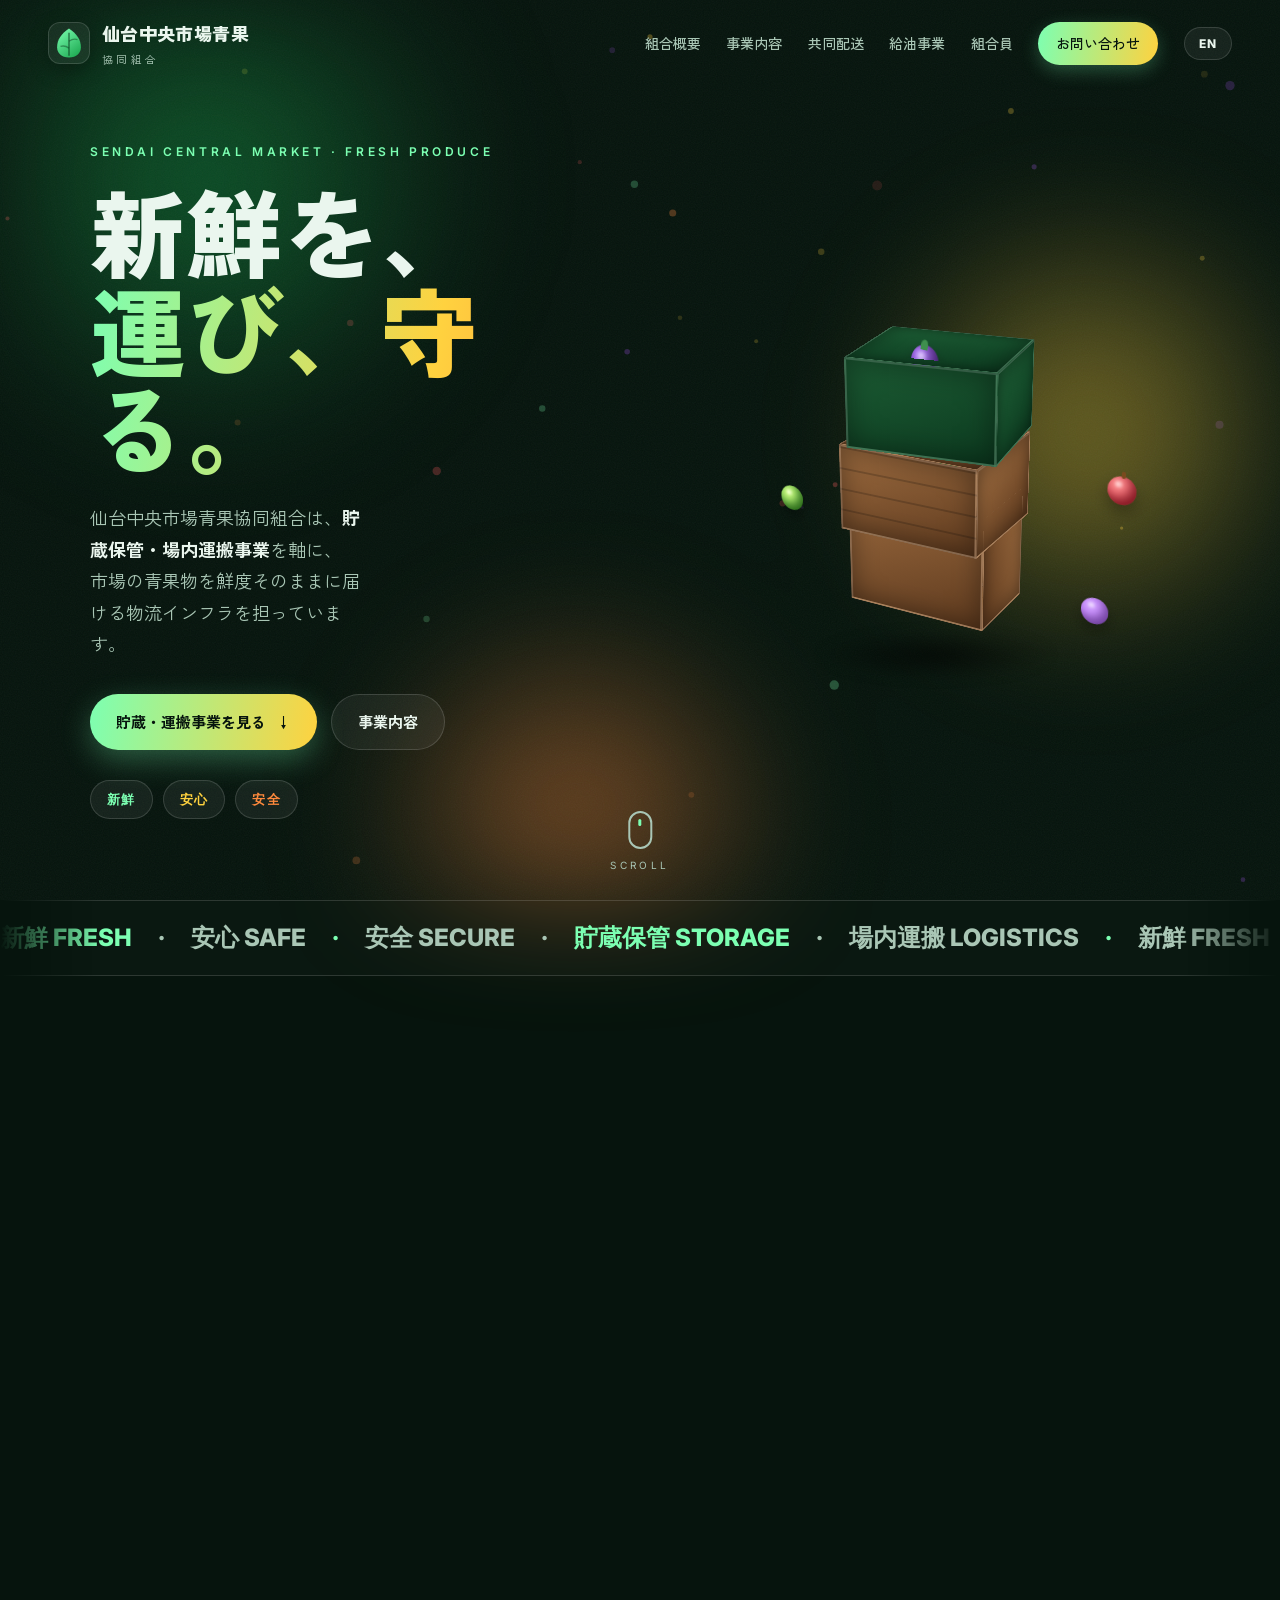
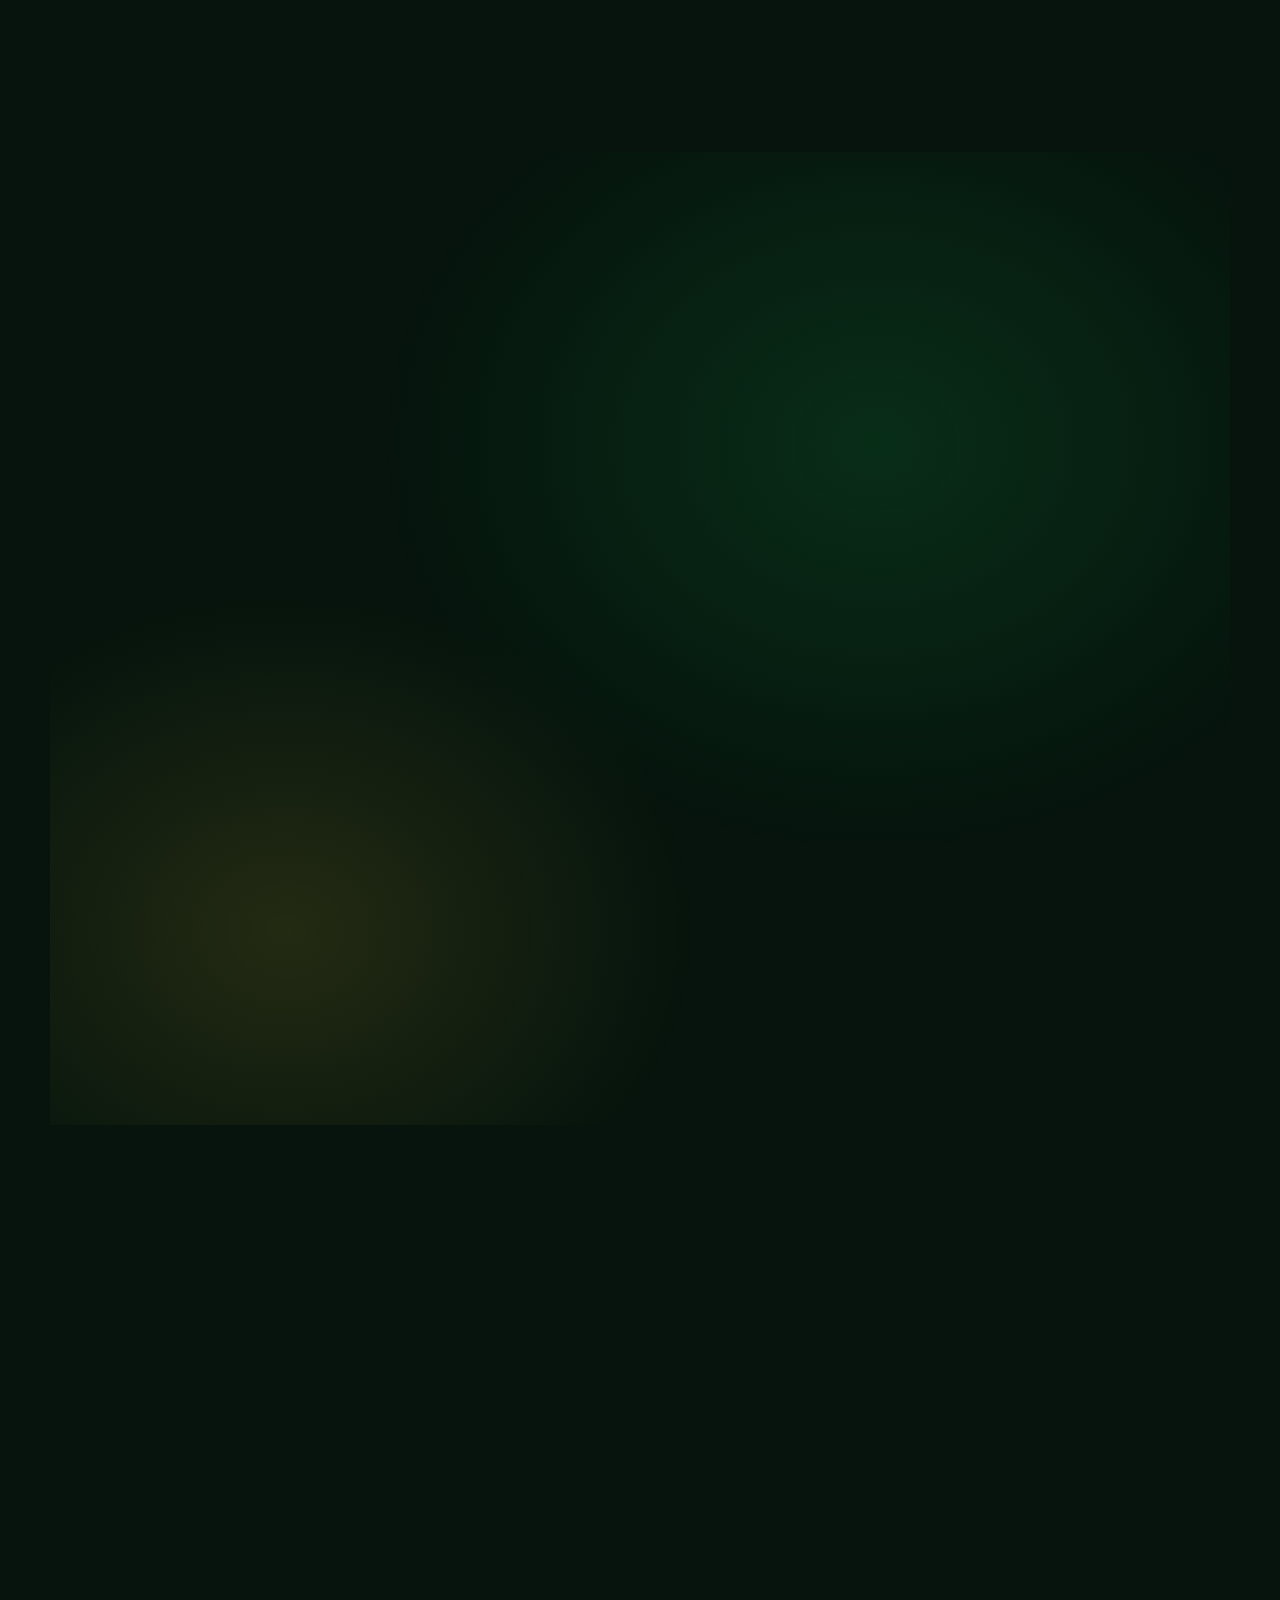
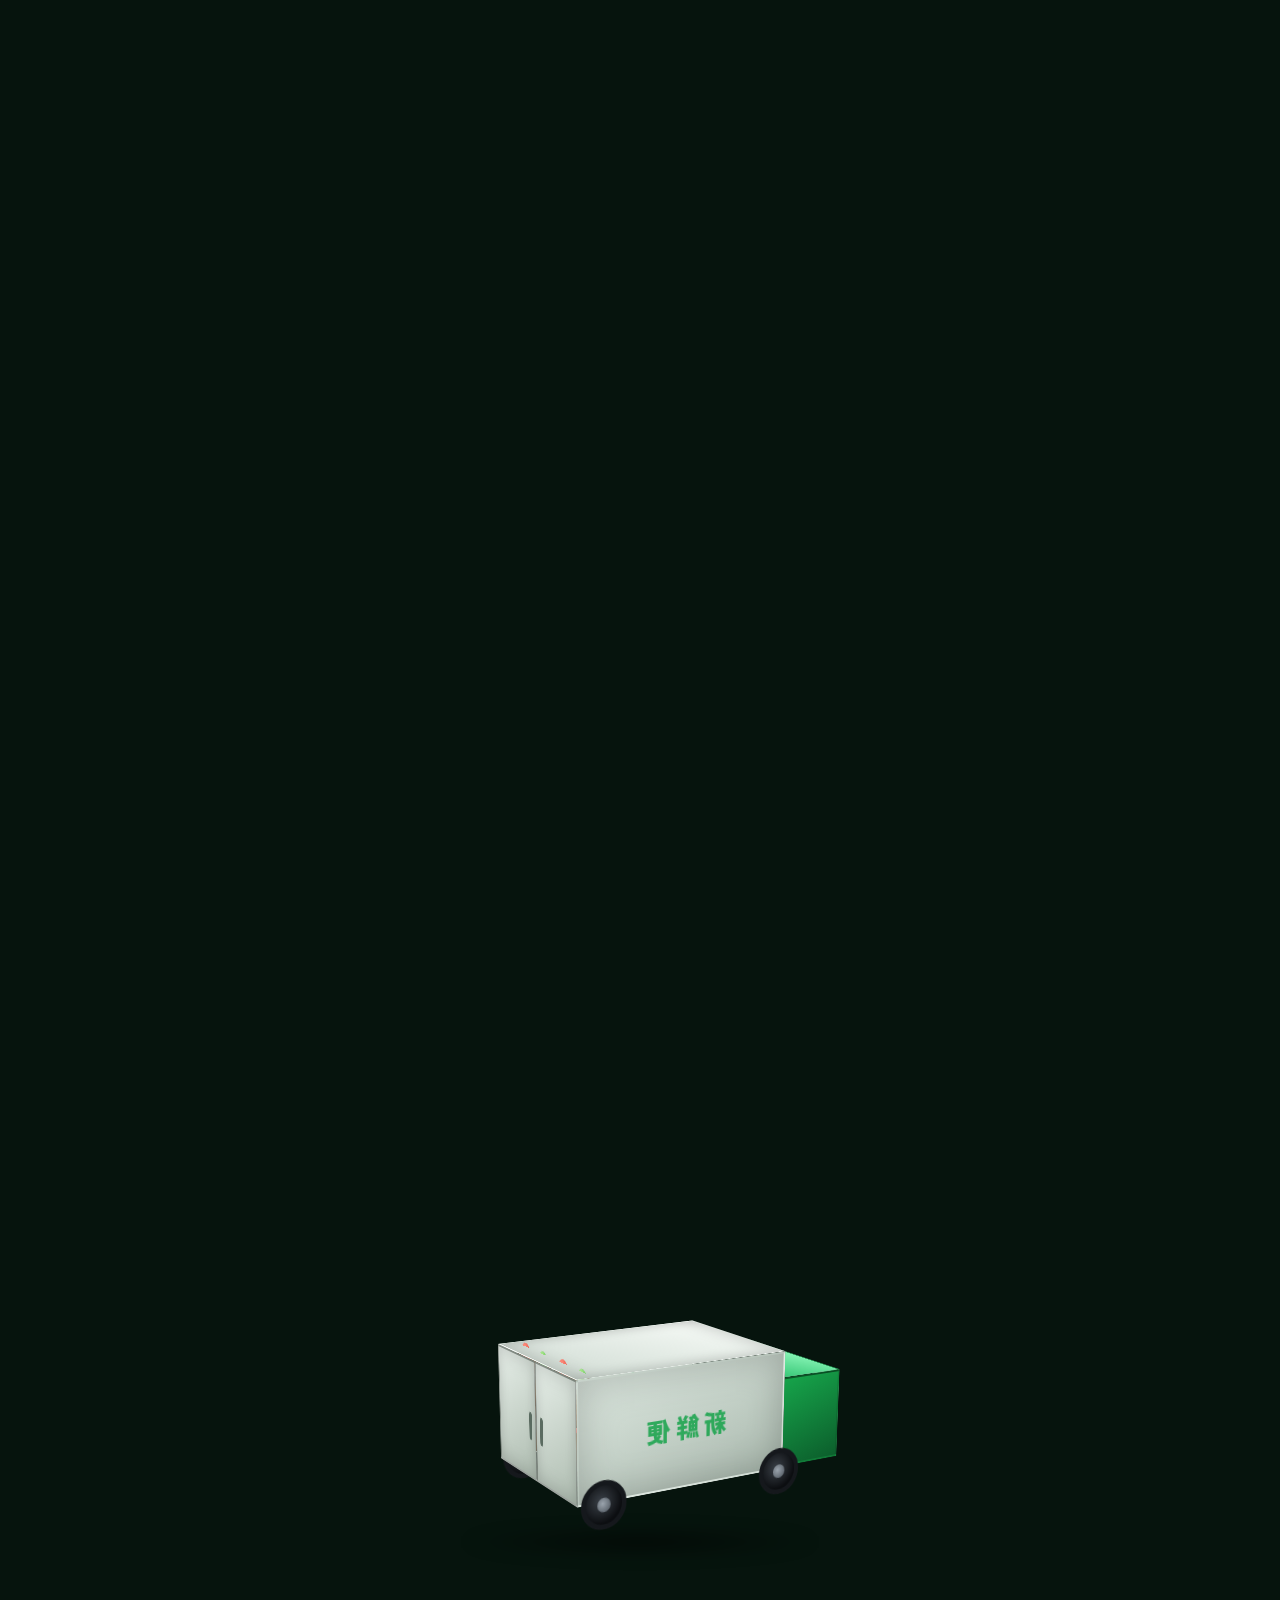
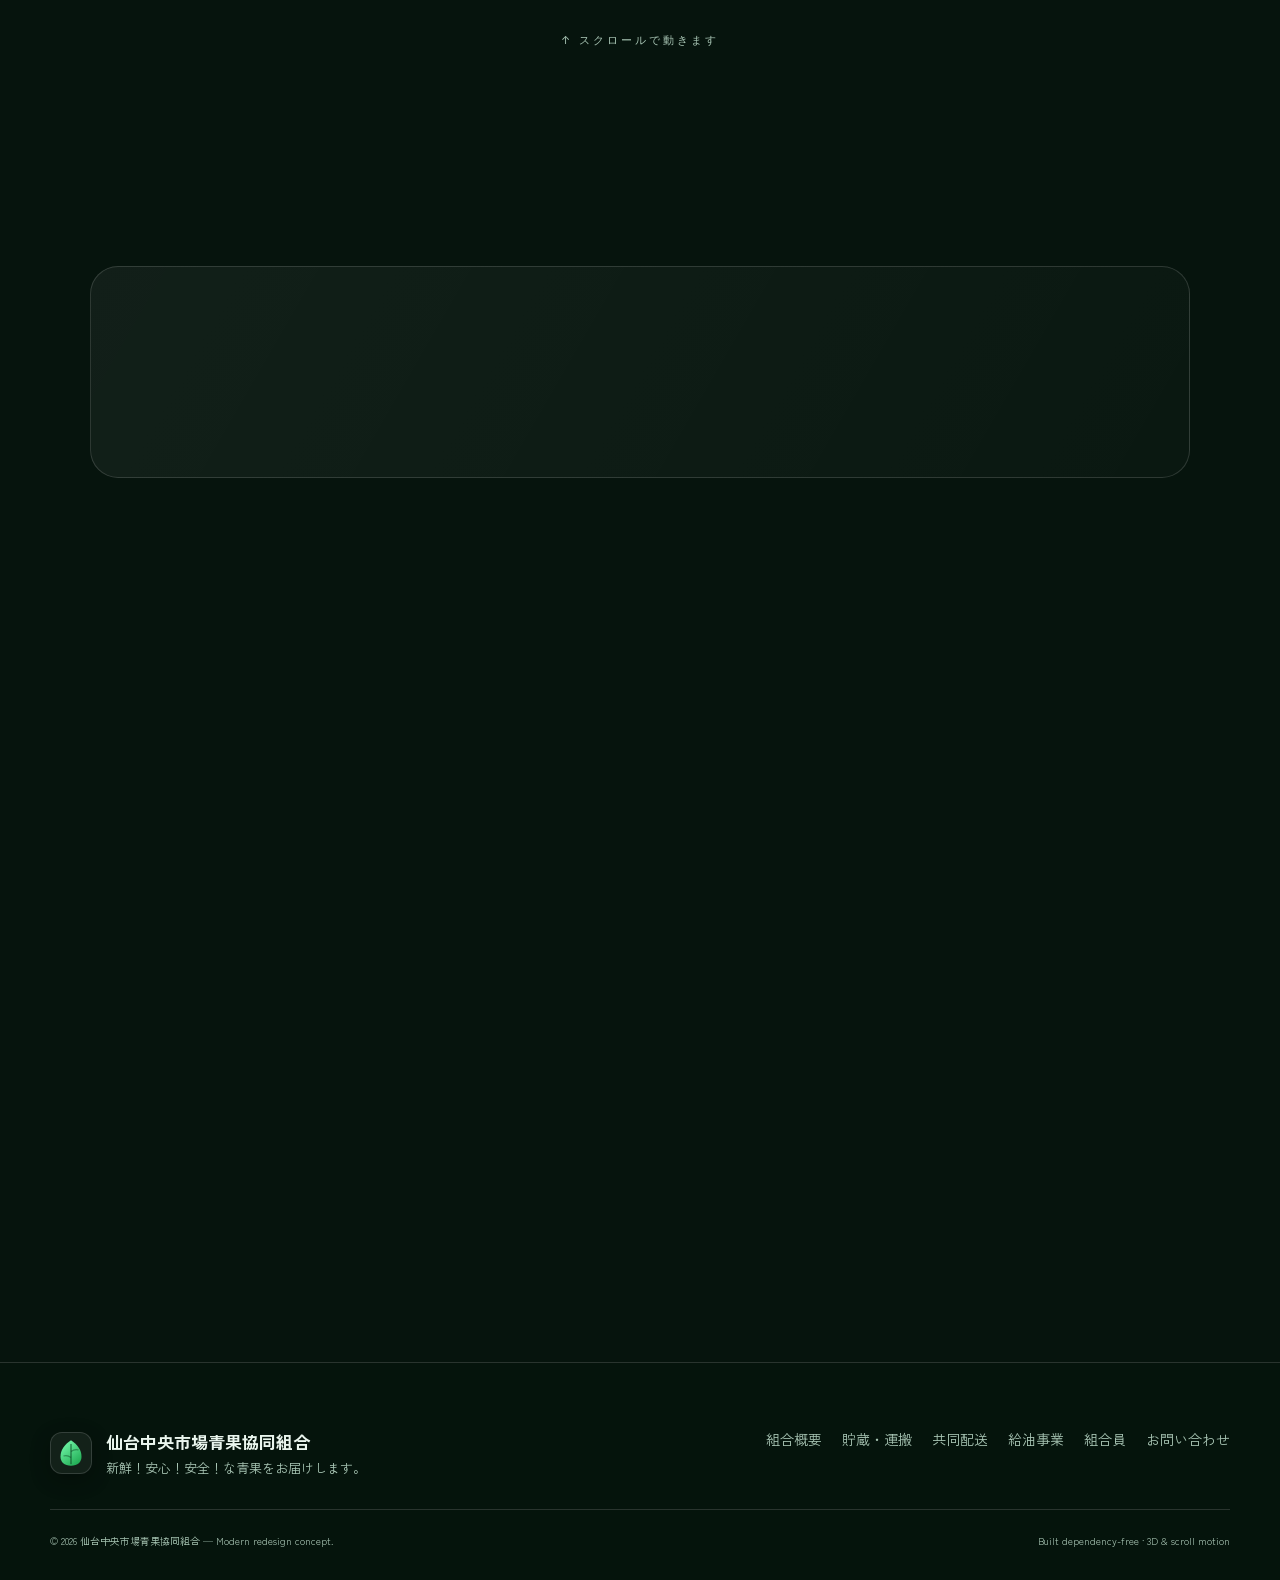
<file: index.html>
<!DOCTYPE html>
<html lang="ja" data-en-title="Sendai Central Market Produce Cooperative ｜ Storage & In-Market Transport">
<head>
<meta charset="UTF-8" />
<meta name="viewport" content="width=device-width, initial-scale=1.0" />
<meta name="theme-color" content="#0a1f14" />
<title>仙台中央市場青果協同組合 ｜ 貯蔵保管・場内運搬事業</title>
<meta name="description" content="新鮮！安心！安全！な青果をお届けする仙台中央市場青果協同組合。貯蔵保管・場内運搬事業を中心に、共同配送・青果物加工・給油事業を展開しています。" />
<link rel="preconnect" href="https://fonts.googleapis.com" />
<link rel="preconnect" href="https://fonts.gstatic.com" crossorigin />
<link href="https://fonts.googleapis.com/css2?family=Inter:wght@400;500;600;800;900&family=Noto+Sans+JP:wght@400;500;700;900&family=Zen+Kaku+Gothic+New:wght@500;700;900&display=swap" rel="stylesheet" />
<link rel="icon" href="assets/favicon.svg" type="image/svg+xml" />
<link rel="stylesheet" href="css/styles.css?v=20260608b" />
</head>
<body>

<div class="scroll-progress" id="scrollProgress" aria-hidden="true"></div>

<canvas id="bgCanvas" class="bg-canvas" aria-hidden="true"></canvas>
<div class="aurora" aria-hidden="true">
  <span class="aurora__blob aurora__blob--1"></span>
  <span class="aurora__blob aurora__blob--2"></span>
  <span class="aurora__blob aurora__blob--3"></span>
</div>

<!-- ===== Navigation (shared) ===== -->
<header class="nav" id="nav">
  <a class="nav__brand" href="#top" aria-label="仙台中央市場青果協同組合 トップへ">
    <span class="nav__logo" aria-hidden="true"><svg viewBox="0 0 40 40" width="34" height="34"><use href="#leafmark"/></svg></span>
    <span class="nav__brand-text">
      <strong data-en="Sendai Central Produce">仙台中央市場青果</strong>
      <small data-en="Cooperative">協同組合</small>
    </span>
  </a>
  <nav class="nav__links" aria-label="メインメニュー">
    <a href="company.html" data-en="Overview">組合概要</a>
    <a href="#business" data-en="Business">事業内容</a>
    <a href="delivery.html" data-en="Delivery">共同配送</a>
    <a href="fuel.html" data-en="Fuel">給油事業</a>
    <a href="members.html" data-en="Members">組合員</a>
    <a href="#contact" class="nav__cta" data-en="Contact">お問い合わせ</a>
    <button class="lang-toggle" id="langToggle" type="button" aria-label="Switch to English">EN</button>
  </nav>
  <button class="nav__burger" id="navBurger" aria-label="メニューを開く" aria-expanded="false">
    <span></span><span></span><span></span>
  </button>
</header>

<main id="top">

  <!-- ============ HERO ============ -->
  <section class="hero" id="hero">
    <div class="hero__copy">
      <p class="hero__eyebrow reveal" data-reveal data-en="SENDAI CENTRAL MARKET · FRESH PRODUCE">SENDAI CENTRAL MARKET · FRESH PRODUCE</p>
      <h1 class="hero__title">
        <span class="reveal" data-reveal data-delay="0" data-en="We move,">新鮮を、</span>
        <span class="reveal grad" data-reveal data-delay="80" data-en="we protect freshness.">運び、守る。</span>
      </h1>
      <p class="hero__lead reveal" data-reveal data-delay="160" data-en="Sendai Central Market Produce Cooperative runs the logistics backbone that keeps the market's fruit &amp; vegetables fresh — built around our <strong>storage &amp; in-market transport</strong> business.">
        仙台中央市場青果協同組合は、<strong>貯蔵保管・場内運搬事業</strong>を軸に、
        市場の青果物を鮮度そのままに届ける物流インフラを担っています。
      </p>
      <div class="hero__actions reveal" data-reveal data-delay="240">
        <a href="#focus" class="btn btn--primary" data-en="See storage &amp; transport <span aria-hidden=&quot;true&quot;>↓</span>">貯蔵・運搬事業を見る <span aria-hidden="true">↓</span></a>
        <a href="#business" class="btn btn--ghost" data-en="Our business">事業内容</a>
      </div>
      <ul class="hero__pills reveal" data-reveal data-delay="320">
        <li data-en="FRESH">新鮮</li><li data-en="SAFE">安心</li><li data-en="SECURE">安全</li>
      </ul>
    </div>

    <div class="hero__stage" aria-hidden="true">
      <div class="scene3d" id="heroScene">
        <div class="crate-stack" id="crateStack">
          <div class="crate crate--1">
            <div class="crate__face crate__face--top"></div><div class="crate__face crate__face--bottom"></div>
            <div class="crate__face crate__face--front"></div><div class="crate__face crate__face--back"></div>
            <div class="crate__face crate__face--left"></div><div class="crate__face crate__face--right"></div>
            <div class="crate__produce produce--tomato"></div><div class="crate__produce produce--lemon"></div><div class="crate__produce produce--green"></div>
          </div>
          <div class="crate crate--2">
            <div class="crate__face crate__face--top"></div><div class="crate__face crate__face--bottom"></div>
            <div class="crate__face crate__face--front"></div><div class="crate__face crate__face--back"></div>
            <div class="crate__face crate__face--left"></div><div class="crate__face crate__face--right"></div>
            <div class="crate__produce produce--orange"></div><div class="crate__produce produce--green2"></div>
          </div>
          <div class="crate crate--3">
            <div class="crate__face crate__face--top"></div><div class="crate__face crate__face--bottom"></div>
            <div class="crate__face crate__face--front"></div><div class="crate__face crate__face--back"></div>
            <div class="crate__face crate__face--left"></div><div class="crate__face crate__face--right"></div>
            <div class="crate__produce produce--eggplant"></div>
          </div>
          <span class="orbit orbit--a"><i class="fruit fruit--apple"></i></span>
          <span class="orbit orbit--b"><i class="fruit fruit--lime"></i></span>
          <span class="orbit orbit--c"><i class="fruit fruit--berry"></i></span>
        </div>
        <div class="scene3d__shadow"></div>
      </div>
    </div>

    <a class="hero__scroll" href="#about" aria-label="下にスクロール">
      <span class="mouse"><span></span></span>
      <span class="hero__scroll-text">SCROLL</span>
    </a>
  </section>

  <!-- ============ MARQUEE ============ -->
  <div class="marquee" aria-hidden="true">
    <div class="marquee__track">
      <span>新鮮 FRESH</span><span>·</span><span>安心 SAFE</span><span>·</span><span>安全 SECURE</span><span>·</span>
      <span>貯蔵保管 STORAGE</span><span>·</span><span>場内運搬 LOGISTICS</span><span>·</span>
      <span>新鮮 FRESH</span><span>·</span><span>安心 SAFE</span><span>·</span><span>安全 SECURE</span><span>·</span>
      <span>貯蔵保管 STORAGE</span><span>·</span><span>場内運搬 LOGISTICS</span><span>·</span>
    </div>
  </div>

  <!-- ============ ABOUT ============ -->
  <section class="section about" id="about">
    <div class="section__head">
      <p class="kicker reveal" data-reveal data-en="ABOUT">ABOUT · 組合について</p>
      <h2 class="reveal" data-reveal data-delay="80" data-en="The foundation<br class=&quot;br-sp&quot;>beneath market freshness.">市場の鮮度を、<br class="br-sp">支える土台。</h2>
    </div>
    <div class="about__grid">
      <p class="about__lead reveal" data-reveal data-delay="120" data-en="Sendai Central Market Produce Cooperative exists to circulate the vegetables and fruit handled at Sendai Central Wholesale Market — fresh, safe and secure. From storage and in-market transport to joint delivery, produce processing and fuel, we bundle the functions that keep the market moving and support the region's tables.">
        仙台中央市場青果協同組合は、仙台市中央卸売市場で取り扱われる
        野菜・果実を「新鮮・安心・安全」に流通させるための組合です。
        貯蔵・保管、場内運搬、共同配送、青果物加工、給油まで、
        市場を動かす一連の機能をひとつにまとめ、地域の食卓を支えています。
      </p>
      <div class="about__cards">
        <article class="glass tilt reveal" data-reveal data-delay="160">
          <div class="glass__icon">❄️</div>
          <h3 data-en="Keep it fresh">鮮度を守る</h3>
          <p data-en="Temperature-controlled storage preserves the freshness and quality of produce.">適切な温度帯での貯蔵保管により、青果物の鮮度と品質を維持します。</p>
        </article>
        <article class="glass tilt reveal" data-reveal data-delay="240">
          <div class="glass__icon">🚚</div>
          <h3 data-en="Move the market">市場を動かす</h3>
          <p data-en="In-market transport keeps goods flowing smoothly from trade to dispatch.">場内運搬で荷を滞りなく動かし、取引から出荷までをスムーズに。</p>
        </article>
        <article class="glass tilt reveal" data-reveal data-delay="320">
          <div class="glass__icon">🌱</div>
          <h3 data-en="With the region">地域とともに</h3>
          <p data-en="As local food infrastructure in Sendai, we support a stable supply.">地元仙台の食流通インフラとして、安定供給に貢献します。</p>
        </article>
      </div>
    </div>
  </section>

  <!-- ============ FOCUS: business4 ============ -->
  <section class="section focus" id="focus">
    <div class="focus__bg" aria-hidden="true"></div>
    <div class="section__head section__head--center">
      <p class="kicker reveal" data-reveal data-en="BUSINESS 04 · CORE">BUSINESS 04 · 主要事業</p>
      <h2 class="reveal" data-reveal data-delay="80" data-en="Storage &amp; <span class=&quot;grad&quot;>In-Market Transport</span>">貯蔵保管・<span class="grad">場内運搬</span>事業</h2>
      <p class="section__sub reveal" data-reveal data-delay="140" data-en="Moving produce through the market while holding its freshness.<br class=&quot;br-pc&quot;>Storage and in-market transport are the core of what we do.">
        収穫された青果物の鮮度を保ったまま市場内を動かす。<br class="br-pc">
        当組合のコア機能が、この貯蔵保管と場内運搬です。
      </p>
    </div>

    <div class="focus__layout">
      <div class="warehouse reveal" data-reveal data-delay="120" aria-hidden="true">
        <div class="warehouse__scene" id="warehouseScene">
          <div class="iso">
            <div class="iso__floor"></div>
            <div class="iso__rack iso__rack--1"><span></span><span></span><span></span></div>
            <div class="iso__rack iso__rack--2"><span></span><span></span><span></span></div>
            <div class="iso__pallet"></div>
            <div class="iso__forklift"><div class="iso__forklift-body"></div><div class="iso__forklift-fork"></div></div>
            <div class="iso__cold"></div>
          </div>
        </div>
        <span class="warehouse__tag">COLD CHAIN · 場内物流</span>
      </div>

      <ul class="focus__features">
        <li class="feature reveal" data-reveal data-delay="160">
          <span class="feature__no">01</span>
          <div>
            <h3 data-en="Temperature-zoned storage">温度帯別の貯蔵保管</h3>
            <p data-en="We store produce at the right temperature and humidity, minimizing quality loss from arrival to dispatch.">青果物に適した温度・湿度で保管し、入荷から出荷までの鮮度劣化を最小限に抑えます。</p>
          </div>
        </li>
        <li class="feature reveal" data-reveal data-delay="220">
          <span class="feature__no">02</span>
          <div>
            <h3 data-en="Speedy in-market transport">スピーディーな場内運搬</h3>
            <p data-en="Efficient transfer between auction floors, wholesale areas and handling zones keeps trading tempo.">セリ場・卸売場・荷捌き場の間を効率よく搬送。取引のテンポを止めません。</p>
          </div>
        </li>
        <li class="feature reveal" data-reveal data-delay="280">
          <span class="feature__no">03</span>
          <div>
            <h3 data-en="Damage-free handling">荷傷みを防ぐ取り扱い</h3>
            <p data-en="Dedicated equipment and skilled operators handle delicate produce with care.">専用機材と熟練のオペレーションで、デリケートな青果物をていねいに扱います。</p>
          </div>
        </li>
        <li class="feature reveal" data-reveal data-delay="340">
          <span class="feature__no">04</span>
          <div>
            <h3 data-en="Connected to joint delivery">共同配送への接続</h3>
            <p data-en="From storage and transport straight through to joint delivery — one-stop market logistics.">保管・運搬から共同配送までを一気通貫。市場の物流をワンストップで支えます。</p>
          </div>
        </li>
      </ul>
    </div>
  </section>

  <!-- ============ BUSINESS GRID ============ -->
  <section class="section business" id="business">
    <div class="section__head">
      <p class="kicker reveal" data-reveal data-en="OUR BUSINESS">OUR BUSINESS · 事業内容</p>
      <h2 class="reveal" data-reveal data-delay="80" data-en="Four businesses<br class=&quot;br-sp&quot;>that power the market.">市場を支える、<br class="br-sp">4つの事業。</h2>
    </div>
    <div class="biz-grid">
      <article class="biz-card reveal" data-reveal data-delay="80">
        <div class="biz-card__num">01</div>
        <h3 data-en="Joint Delivery">共同配送事業</h3>
        <p data-en="Run by our wholly owned subsidiary, the Sendai Central Wholesale Market Delivery Center, with roughly 46 vehicles for joint, mixed-load and charter delivery.">100％出資の子会社（株）仙台中央卸売市場配送センターが運営。約46台の車両で、共同配送・市内混載配送・チャーター便に対応します。</p>
        <span class="biz-card__chip">DELIVERY</span>
        <a class="biz-card__link" href="delivery.html" data-en="Learn more →">詳しく見る →</a>
      </article>
      <article class="biz-card reveal" data-reveal data-delay="160">
        <div class="biz-card__num">02</div>
        <h3 data-en="Produce Processing">青果物加工事業</h3>
        <p data-en="Cutting, portioning and packaging tailored to demand, reducing the workload for stores and buyers.">カット・小分け・パッケージなど、ニーズに応じた青果物の加工で、店舗や実需者の手間を軽減します。</p>
        <span class="biz-card__chip">PROCESSING</span>
      </article>
      <article class="biz-card biz-card--feature reveal" data-reveal data-delay="240">
        <div class="biz-card__num">04</div>
        <h3 data-en="Storage &amp; In-Market Transport">貯蔵保管・場内運搬事業</h3>
        <p data-en="Temperature-managed storage and speedy in-market transport — the core function that protects freshness.">適切な温度管理での貯蔵保管と、スピーディーな場内運搬。鮮度を守る当組合の中核機能です。</p>
        <span class="biz-card__chip">STORAGE &amp; LOGISTICS</span>
        <a class="biz-card__link" href="#focus" data-en="Learn more →">詳しく見る →</a>
      </article>
      <article class="biz-card reveal" data-reveal data-delay="320">
        <div class="biz-card__num">05</div>
        <h3 data-en="Fuel Service">給油事業</h3>
        <p data-en="Since April 2019 we supply fuels, tires and parts for member, market and delivery vehicles; a natural-gas station has run since August 2021.">2019年4月より、組合員車両・市場運営車両・配送車両向けに各種燃料やタイヤ・部品を販売。2021年8月からは天然ガススタンドも運営しています。</p>
        <span class="biz-card__chip">ENERGY</span>
        <a class="biz-card__link" href="fuel.html" data-en="Learn more →">詳しく見る →</a>
      </article>
    </div>
  </section>

  <!-- ============ SCROLL TRUCK ============ -->
  <section class="section truckscene" id="truckScene">
    <div class="section__head section__head--center">
      <p class="kicker reveal" data-reveal data-en="SCROLL TO OPEN">SCROLL · 荷台を開く</p>
      <h2 class="reveal" data-reveal data-delay="80" data-en="Scroll — the truck turns &amp; opens up">スクロールでトラックが<br class="br-sp">振り向き、荷台が開く</h2>
      <p class="section__sub reveal" data-reveal data-delay="140" data-en="As you scroll, the delivery truck turns to face you and its rear doors swing open, revealing the crates of fresh produce inside.">スクロールに合わせて配送トラックがこちらを向き、リアドアが開いて、中の新鮮な青果クレートが現れます。</p>
    </div>
    <div class="truckscene__viewport">
      <div class="truck3d__shadow"></div>
      <div class="truck3d__float">
        <div class="truck3d" id="truck3d" aria-hidden="true">
          <div class="t-face t-box t-box--left"></div>
          <div class="t-face t-box t-box--right"></div>
          <div class="t-face t-box t-box--top"></div>
          <div class="t-face t-box t-box--bottom"></div>
          <div class="t-face t-box t-box--front"></div>
          <div class="t-inside">
            <div class="t-icrate t-icrate--tl"></div>
            <div class="t-icrate t-icrate--tr"></div>
            <div class="t-icrate t-icrate--bl"></div>
            <div class="t-icrate t-icrate--br"></div>
          </div>
          <div class="t-hinge t-hinge--l"><div class="t-door"></div></div>
          <div class="t-hinge t-hinge--r"><div class="t-door"></div></div>
          <div class="t-cab">
            <div class="t-face t-cab__front"></div>
            <div class="t-face t-cab__top"></div>
            <div class="t-face t-cab__left"></div>
            <div class="t-face t-cab__right"></div>
          </div>
          <span class="t-wheel t-wheel--fr"></span>
          <span class="t-wheel t-wheel--rr"></span>
          <span class="t-wheel t-wheel--fl"></span>
          <span class="t-wheel t-wheel--rl"></span>
        </div>
      </div>
    </div>
    <p class="truckscene__hint" data-en="↑ scroll up &amp; down to drive the animation">↑ スクロールで動きます</p>
  </section>

  <!-- ============ STATS ============ -->
  <section class="section stats" id="stats">
    <div class="stats__inner">
      <div class="stat reveal" data-reveal>
        <span class="stat__num" data-count="46" data-suffix="台">0</span>
        <span class="stat__label" data-en="Delivery vehicles">配送車両</span>
      </div>
      <div class="stat reveal" data-reveal data-delay="80">
        <span class="stat__num" data-count="3" data-suffix="">0</span>
        <span class="stat__label" data-en="Fresh · Safe · Secure">新鮮・安心・安全</span>
      </div>
      <div class="stat reveal" data-reveal data-delay="160">
        <span class="stat__num" data-count="4" data-suffix="事業">0</span>
        <span class="stat__label" data-en="Functions for the market">市場を支える機能</span>
      </div>
      <div class="stat reveal" data-reveal data-delay="240">
        <span class="stat__num" data-count="365" data-suffix="日">0</span>
        <span class="stat__label" data-en="Logistics that never stops">途切れない物流</span>
      </div>
    </div>
  </section>

  <!-- ============ CTA / CONTACT ============ -->
  <section class="section contact" id="contact">
    <div class="contact__card reveal" data-reveal>
      <div class="contact__glow" aria-hidden="true"></div>
      <p class="kicker">CONTACT</p>
      <h2 data-en="Talk to us about<br class=&quot;br-sp&quot;>market logistics.">市場の物流のこと、<br class="br-sp">お気軽にご相談ください。</h2>
      <p class="contact__lead" data-en="Storage &amp; in-market transport, joint delivery, produce processing and fuel — Sendai Central Market Produce Cooperative answers it all, in one place.">
        貯蔵保管・場内運搬、共同配送、青果物加工、給油まで。
        仙台中央市場青果協同組合がワンストップでお応えします。
      </p>
      <div class="contact__info">
        <div>
          <span class="contact__label" data-en="Location">所在地</span>
          <p data-en="Inside Sendai Central Wholesale Market, Sendai, Miyagi">宮城県仙台市 中央卸売市場内</p>
        </div>
        <div>
          <span class="contact__label" data-en="Business">事業</span>
          <p data-en="Storage &amp; transport / Delivery / Processing / Fuel">貯蔵保管・場内運搬／共同配送／青果物加工／給油</p>
        </div>
      </div>
      <a class="btn btn--primary btn--lg" href="mailto:info@example.jp" data-en="Get in touch">お問い合わせはこちら</a>
    </div>
  </section>

</main>

<footer class="footer">
  <div class="footer__top">
    <div class="footer__brand">
      <span class="nav__logo" aria-hidden="true"><svg viewBox="0 0 40 40" width="30" height="30"><use href="#leafmark"/></svg></span>
      <div>
        <strong data-en="Sendai Central Market Produce Cooperative">仙台中央市場青果協同組合</strong>
        <p data-en="Delivering fresh, safe and secure produce.">新鮮！安心！安全！な青果をお届けします。</p>
      </div>
    </div>
    <nav class="footer__nav" aria-label="フッターメニュー">
      <a href="company.html" data-en="Overview">組合概要</a>
      <a href="#focus" data-en="Storage &amp; Transport">貯蔵・運搬</a>
      <a href="delivery.html" data-en="Delivery">共同配送</a>
      <a href="fuel.html" data-en="Fuel">給油事業</a>
      <a href="members.html" data-en="Members">組合員</a>
      <a href="#contact" data-en="Contact">お問い合わせ</a>
    </nav>
  </div>
  <div class="footer__bottom">
    <small>© <span id="year"></span> 仙台中央市場青果協同組合 — Modern redesign concept.</small>
    <small data-en="Built dependency-free · 3D &amp; scroll motion">Built dependency-free · 3D &amp; scroll motion</small>
  </div>
</footer>

<svg width="0" height="0" style="position:absolute" aria-hidden="true">
  <defs>
    <symbol id="leafmark" viewBox="0 0 40 40">
      <path d="M20 3C11 9 6 16 6 25c0 7 5 12 14 12s14-5 14-12C34 16 29 9 20 3Z" fill="url(#lg1)"/>
      <path d="M20 8c0 12 0 20 0 27" stroke="#0a3d1f" stroke-width="2" fill="none" opacity=".55"/>
      <path d="M20 18c4-3 7-3 10-2M20 26c-4-3-7-3-10-2" stroke="#0a3d1f" stroke-width="1.6" fill="none" opacity=".45"/>
      <linearGradient id="lg1" x1="6" y1="3" x2="34" y2="37" gradientUnits="userSpaceOnUse">
        <stop stop-color="#7CFFB2"/><stop offset="1" stop-color="#16A34A"/>
      </linearGradient>
    </symbol>
  </defs>
</svg>

<script src="js/i18n.js?v=20260608b"></script>
<script src="js/main.js?v=20260608b"></script>
</body>
</html>
</file>
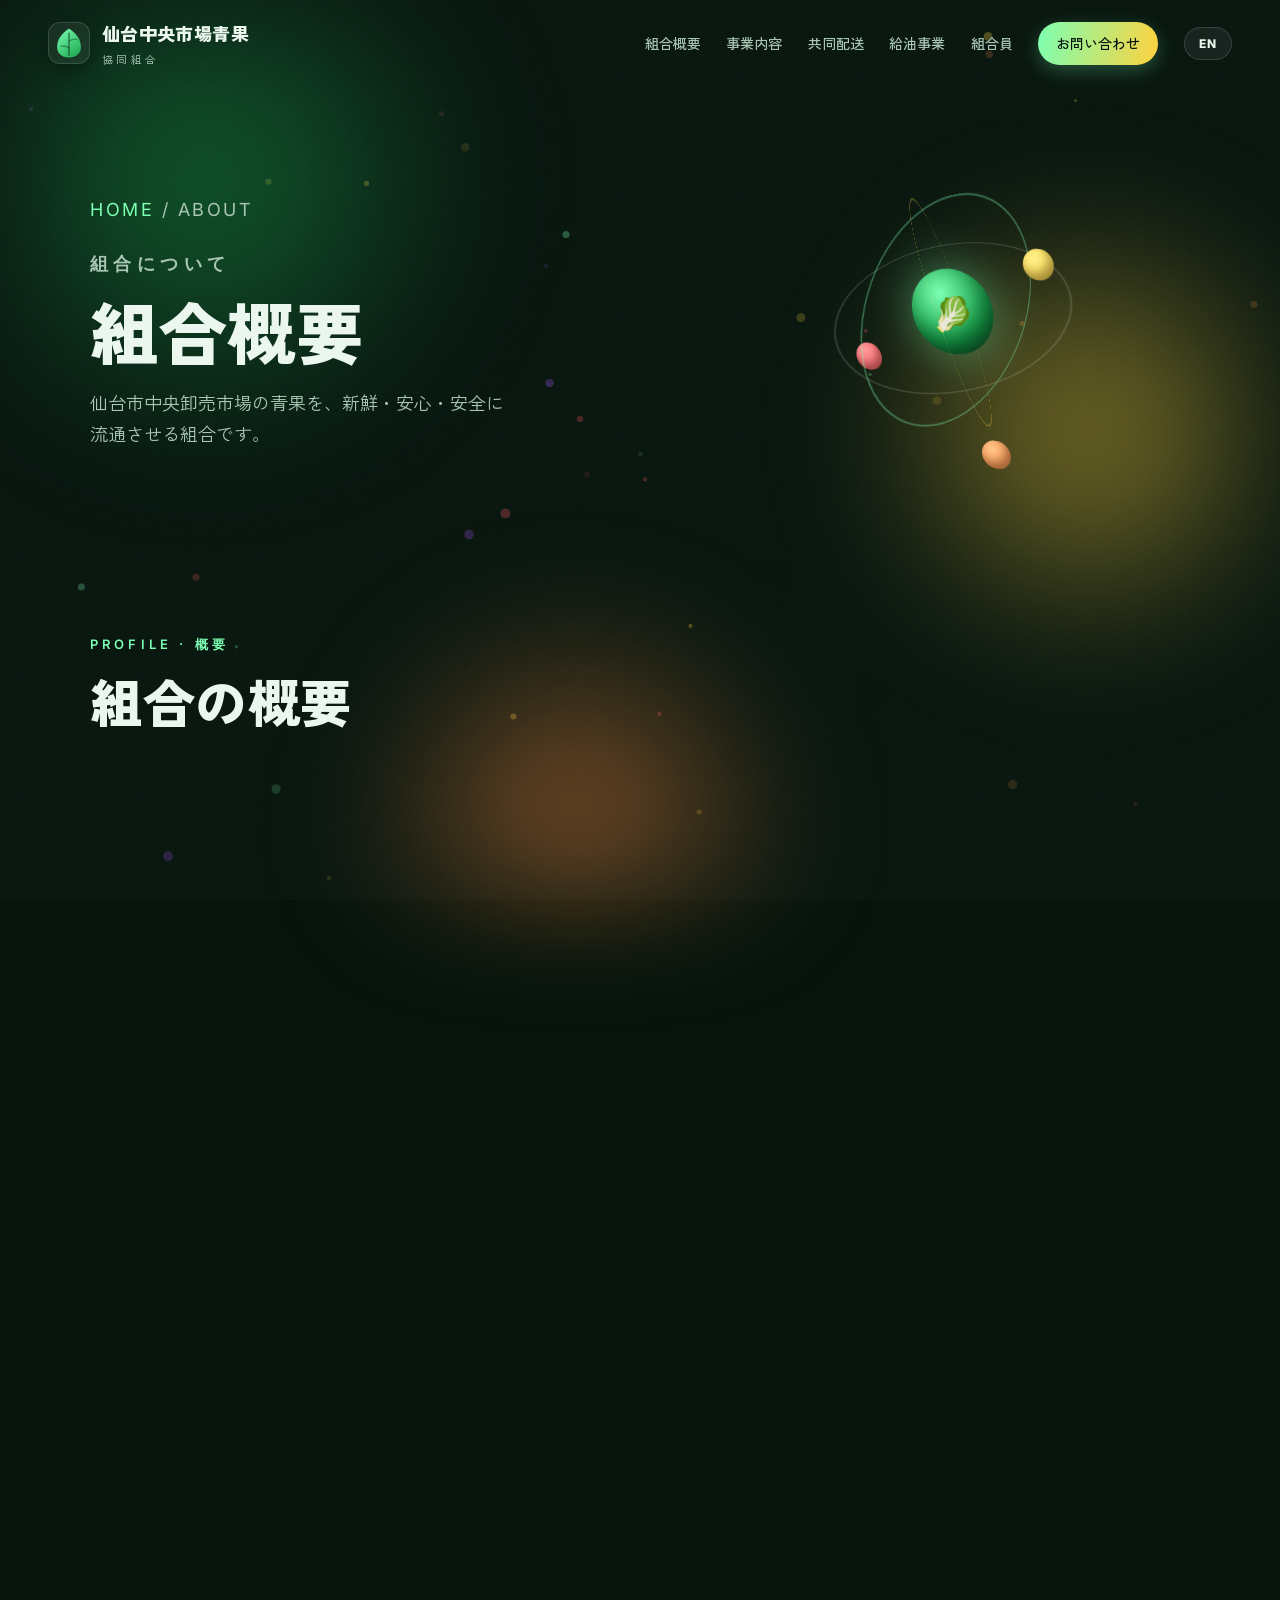
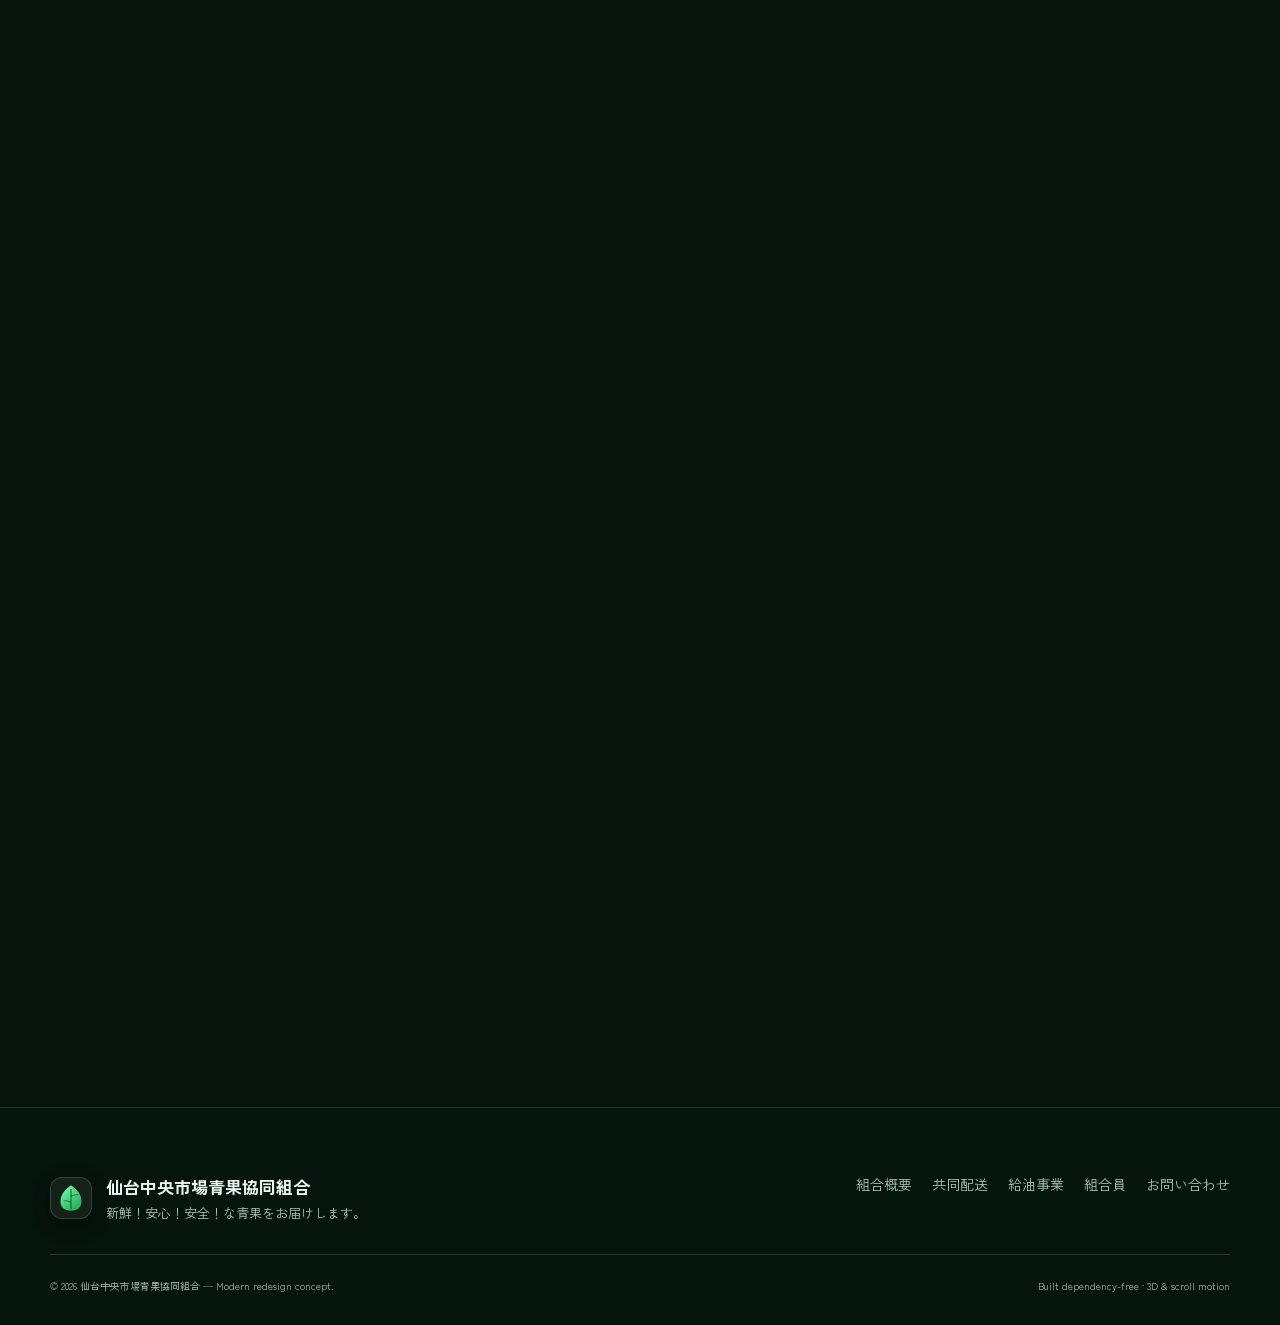
<file: company.html>
<!DOCTYPE html>
<html lang="ja" data-en-title="Cooperative Overview ｜ Sendai Central Market Produce Cooperative">
<head>
<meta charset="UTF-8" />
<meta name="viewport" content="width=device-width, initial-scale=1.0" />
<meta name="theme-color" content="#0a1f14" />
<title>組合概要 ｜ 仙台中央市場青果協同組合</title>
<meta name="description" content="仙台中央市場青果協同組合の組合概要。名称・所在地・事業内容・理念をご紹介します。" />
<link rel="preconnect" href="https://fonts.googleapis.com" />
<link rel="preconnect" href="https://fonts.gstatic.com" crossorigin />
<link href="https://fonts.googleapis.com/css2?family=Inter:wght@400;500;600;800;900&family=Noto+Sans+JP:wght@400;500;700;900&family=Zen+Kaku+Gothic+New:wght@500;700;900&display=swap" rel="stylesheet" />
<link rel="icon" href="assets/favicon.svg" type="image/svg+xml" />
<link rel="stylesheet" href="css/styles.css?v=20260608b" />
</head>
<body>
<div class="scroll-progress" id="scrollProgress" aria-hidden="true"></div>
<canvas id="bgCanvas" class="bg-canvas" aria-hidden="true"></canvas>
<div class="aurora" aria-hidden="true"><span class="aurora__blob aurora__blob--1"></span><span class="aurora__blob aurora__blob--2"></span><span class="aurora__blob aurora__blob--3"></span></div>

<header class="nav" id="nav">
  <a class="nav__brand" href="index.html#top" aria-label="仙台中央市場青果協同組合 トップへ">
    <span class="nav__logo" aria-hidden="true"><svg viewBox="0 0 40 40" width="34" height="34"><use href="#leafmark"/></svg></span>
    <span class="nav__brand-text"><strong data-en="Sendai Central Produce">仙台中央市場青果</strong><small data-en="Cooperative">協同組合</small></span>
  </a>
  <nav class="nav__links" aria-label="メインメニュー">
    <a href="company.html" data-en="Overview">組合概要</a>
    <a href="index.html#business" data-en="Business">事業内容</a>
    <a href="delivery.html" data-en="Delivery">共同配送</a>
    <a href="fuel.html" data-en="Fuel">給油事業</a>
    <a href="members.html" data-en="Members">組合員</a>
    <a href="index.html#contact" class="nav__cta" data-en="Contact">お問い合わせ</a>
    <button class="lang-toggle" id="langToggle" type="button" aria-label="Switch to English">EN</button>
  </nav>
  <button class="nav__burger" id="navBurger" aria-label="メニューを開く" aria-expanded="false"><span></span><span></span><span></span></button>
</header>

<main>
  <section class="page-hero">
    <div>
      <p class="crumbs"><a href="index.html#top">HOME</a> / <span data-en="OVERVIEW">ABOUT</span></p>
      <p class="page-hero__eyebrow" data-en="ABOUT THE COOPERATIVE">組合について</p>
      <h1 data-en="Cooperative <br>Overview">組合概要</h1>
      <p data-en="The organization that keeps Sendai Central Wholesale Market's produce fresh, safe and secure.">仙台市中央卸売市場の青果を、新鮮・安心・安全に流通させる組合です。</p>
    </div>
    <div class="page-hero__art" aria-hidden="true">
      <div class="motif">
        <span class="motif__ring motif__ring--1"></span><span class="motif__ring motif__ring--2"></span><span class="motif__ring motif__ring--3"></span>
        <span class="motif__core">🥬</span>
        <span class="motif__sat motif__sat--1"></span><span class="motif__sat motif__sat--2"></span><span class="motif__sat motif__sat--3"></span>
      </div>
    </div>
  </section>

  <section class="section">
    <div class="section__head">
      <p class="kicker reveal" data-reveal data-en="PROFILE">PROFILE · 概要</p>
      <h2 class="reveal" data-reveal data-delay="80" data-en="Organization profile">組合の概要</h2>
    </div>
    <table class="spec reveal" data-reveal data-delay="120">
      <tbody>
        <tr><th data-en="Name">名称</th><td data-en="Sendai Central Market Produce Cooperative">仙台中央市場青果協同組合</td></tr>
        <tr><th data-en="Location">所在地</th><td data-en="Inside Sendai Central Wholesale Market, Sendai, Miyagi Prefecture">宮城県仙台市 中央卸売市場内</td></tr>
        <tr><th data-en="Business">事業内容</th><td data-en="Storage &amp; in-market transport / Joint delivery / Produce processing / Fuel service">貯蔵保管・場内運搬事業／共同配送事業／青果物加工事業／給油事業</td></tr>
        <tr><th data-en="Philosophy">理念</th><td data-en="Fresh · Safe · Secure — delivering produce people can trust.">新鮮・安心・安全 — 信頼される青果をお届けします。</td></tr>
        <tr><th data-en="Website">ウェブサイト</th><td>www.ssn.or.jp</td></tr>
      </tbody>
    </table>
  </section>

  <section class="section">
    <div class="section__head">
      <p class="kicker reveal" data-reveal data-en="MESSAGE">MESSAGE · ごあいさつ</p>
      <h2 class="reveal" data-reveal data-delay="80" data-en="Supporting the region's tables, every day.">地域の食卓を、毎日支える。</h2>
    </div>
    <div class="prose reveal" data-reveal data-delay="120">
      <p data-en="At Sendai Central Wholesale Market, vast quantities of vegetables and fruit move every single day. Our cooperative brings together the functions that keep that flow alive — storing produce at the right temperature, transporting it through the market, delivering it across the city, processing it to order, and even fueling the vehicles that make it happen.">仙台市中央卸売市場では、毎日膨大な量の野菜・果実が動いています。当組合は、その流れを支える機能をひとつにまとめています。青果物を適切な温度で保管し、市場内を運搬し、市内へ配送し、ニーズに応じて加工し、それを動かす車両への給油まで。</p>
      <p data-en="By bundling storage, transport, delivery, processing and fuel under one roof, we keep freshness intact and the market running — contributing to a stable food supply for the whole region.">貯蔵・運搬・配送・加工・給油をワンストップでまとめることで、鮮度を守りながら市場を動かし、地域全体の安定した食供給に貢献します。</p>
    </div>
  </section>

  <section class="section">
    <div class="section__head">
      <p class="kicker reveal" data-reveal data-en="BUSINESS">BUSINESS · 事業</p>
      <h2 class="reveal" data-reveal data-delay="80" data-en="What we do">私たちの事業</h2>
    </div>
    <div class="biz-grid">
      <article class="biz-card reveal" data-reveal><div class="biz-card__num">01</div><h3 data-en="Joint Delivery">共同配送事業</h3><p data-en="Joint, mixed-load and charter delivery via our subsidiary fleet.">子会社の車両による共同配送・混載・チャーター便。</p><a class="biz-card__link" href="delivery.html" data-en="Details →">詳しく →</a></article>
      <article class="biz-card reveal" data-reveal data-delay="80"><div class="biz-card__num">02</div><h3 data-en="Produce Processing">青果物加工事業</h3><p data-en="Cutting, portioning and packaging tailored to demand.">カット・小分け・パッケージなどの加工。</p></article>
      <article class="biz-card reveal" data-reveal data-delay="160"><div class="biz-card__num">04</div><h3 data-en="Storage &amp; Transport">貯蔵保管・場内運搬事業</h3><p data-en="Temperature-managed storage and in-market transport.">温度管理での貯蔵保管と場内運搬。</p><a class="biz-card__link" href="index.html#focus" data-en="Details →">詳しく →</a></article>
      <article class="biz-card reveal" data-reveal data-delay="240"><div class="biz-card__num">05</div><h3 data-en="Fuel Service">給油事業</h3><p data-en="Fuels, tires and parts; natural-gas station since 2021.">燃料・タイヤ・部品の販売、天然ガスST。</p><a class="biz-card__link" href="fuel.html" data-en="Details →">詳しく →</a></article>
    </div>
  </section>
</main>

<footer class="footer">
  <div class="footer__top">
    <div class="footer__brand"><span class="nav__logo" aria-hidden="true"><svg viewBox="0 0 40 40" width="30" height="30"><use href="#leafmark"/></svg></span>
      <div><strong data-en="Sendai Central Market Produce Cooperative">仙台中央市場青果協同組合</strong><p data-en="Delivering fresh, safe and secure produce.">新鮮！安心！安全！な青果をお届けします。</p></div></div>
    <nav class="footer__nav" aria-label="フッターメニュー">
      <a href="company.html" data-en="Overview">組合概要</a><a href="delivery.html" data-en="Delivery">共同配送</a><a href="fuel.html" data-en="Fuel">給油事業</a><a href="members.html" data-en="Members">組合員</a><a href="index.html#contact" data-en="Contact">お問い合わせ</a>
    </nav>
  </div>
  <div class="footer__bottom"><small>© <span id="year"></span> 仙台中央市場青果協同組合 — Modern redesign concept.</small><small data-en="Built dependency-free · 3D &amp; scroll motion">Built dependency-free · 3D &amp; scroll motion</small></div>
</footer>

<svg width="0" height="0" style="position:absolute" aria-hidden="true"><defs>
  <symbol id="leafmark" viewBox="0 0 40 40">
    <path d="M20 3C11 9 6 16 6 25c0 7 5 12 14 12s14-5 14-12C34 16 29 9 20 3Z" fill="url(#lg1)"/>
    <path d="M20 8c0 12 0 20 0 27" stroke="#0a3d1f" stroke-width="2" fill="none" opacity=".55"/>
    <path d="M20 18c4-3 7-3 10-2M20 26c-4-3-7-3-10-2" stroke="#0a3d1f" stroke-width="1.6" fill="none" opacity=".45"/>
    <linearGradient id="lg1" x1="6" y1="3" x2="34" y2="37" gradientUnits="userSpaceOnUse"><stop stop-color="#7CFFB2"/><stop offset="1" stop-color="#16A34A"/></linearGradient>
  </symbol>
</defs></svg>

<script src="js/i18n.js?v=20260608b"></script>
<script src="js/main.js?v=20260608b"></script>
</body>
</html>
</file>
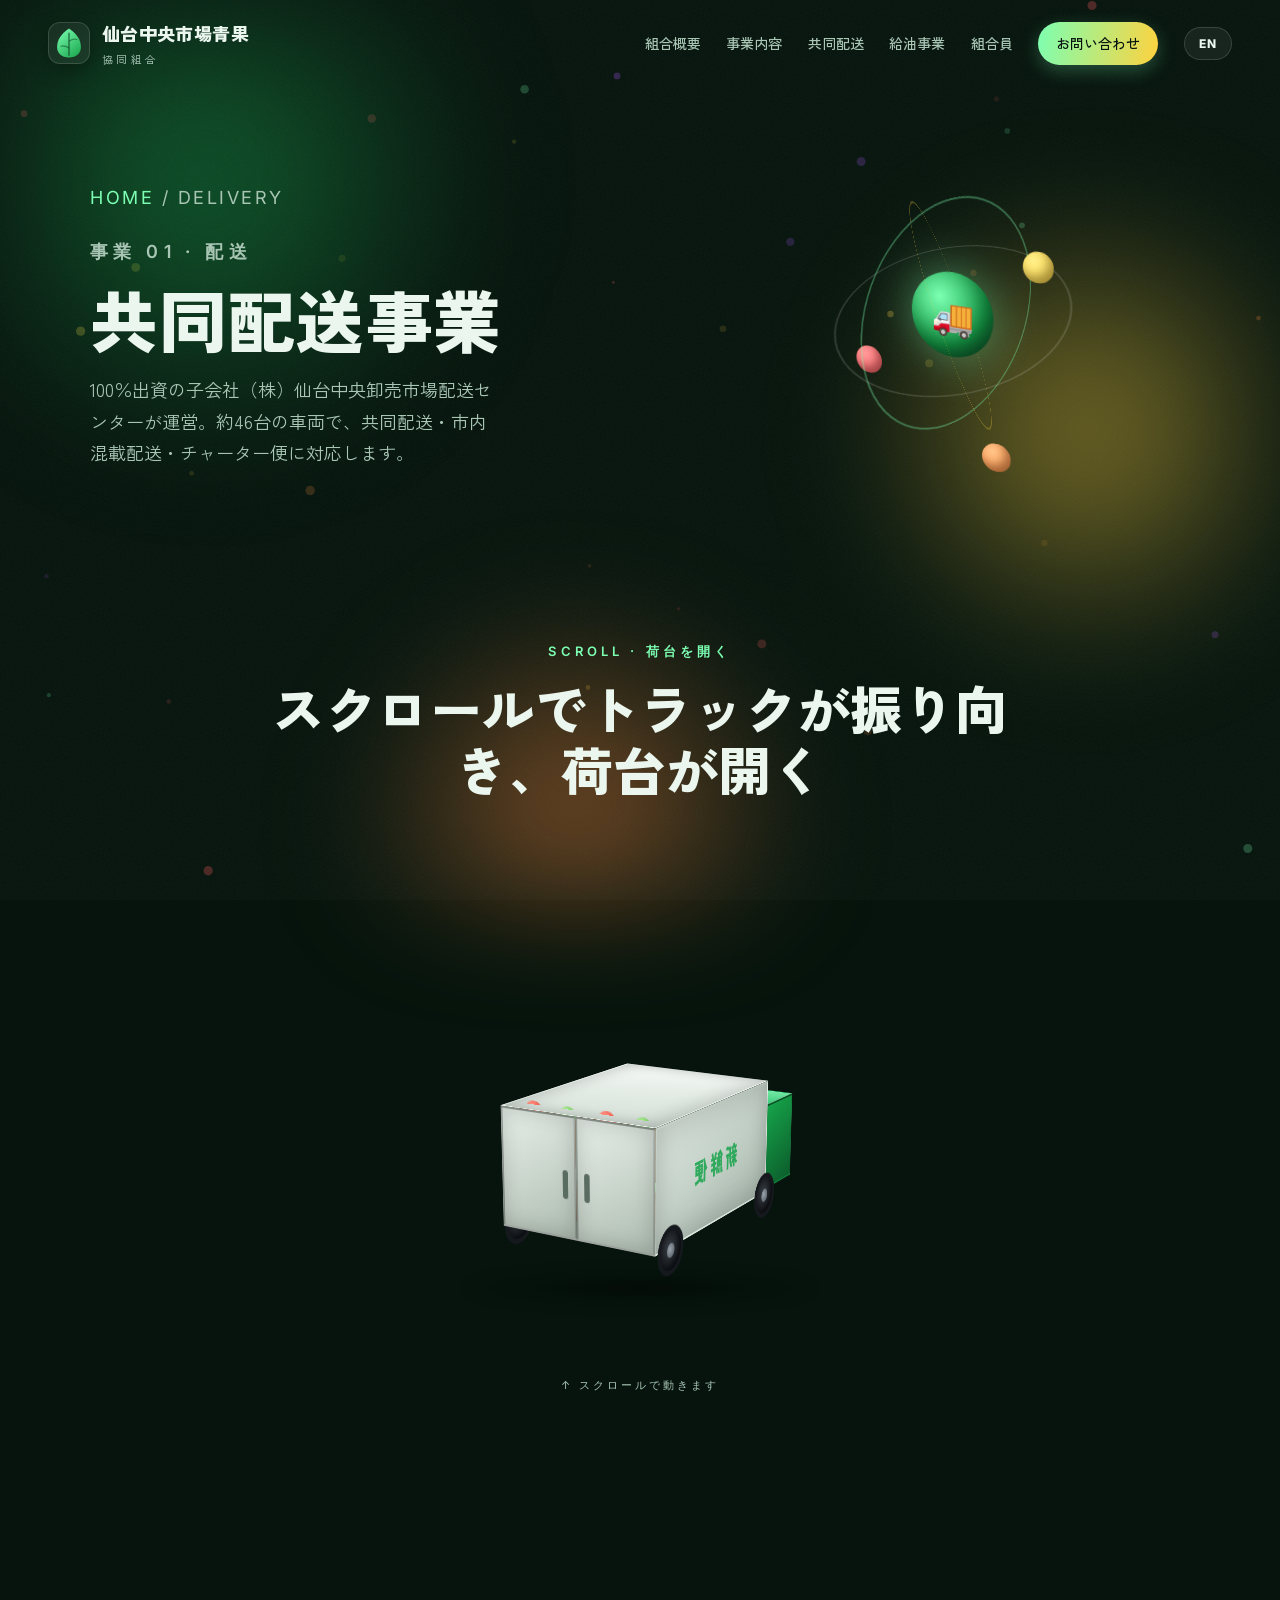
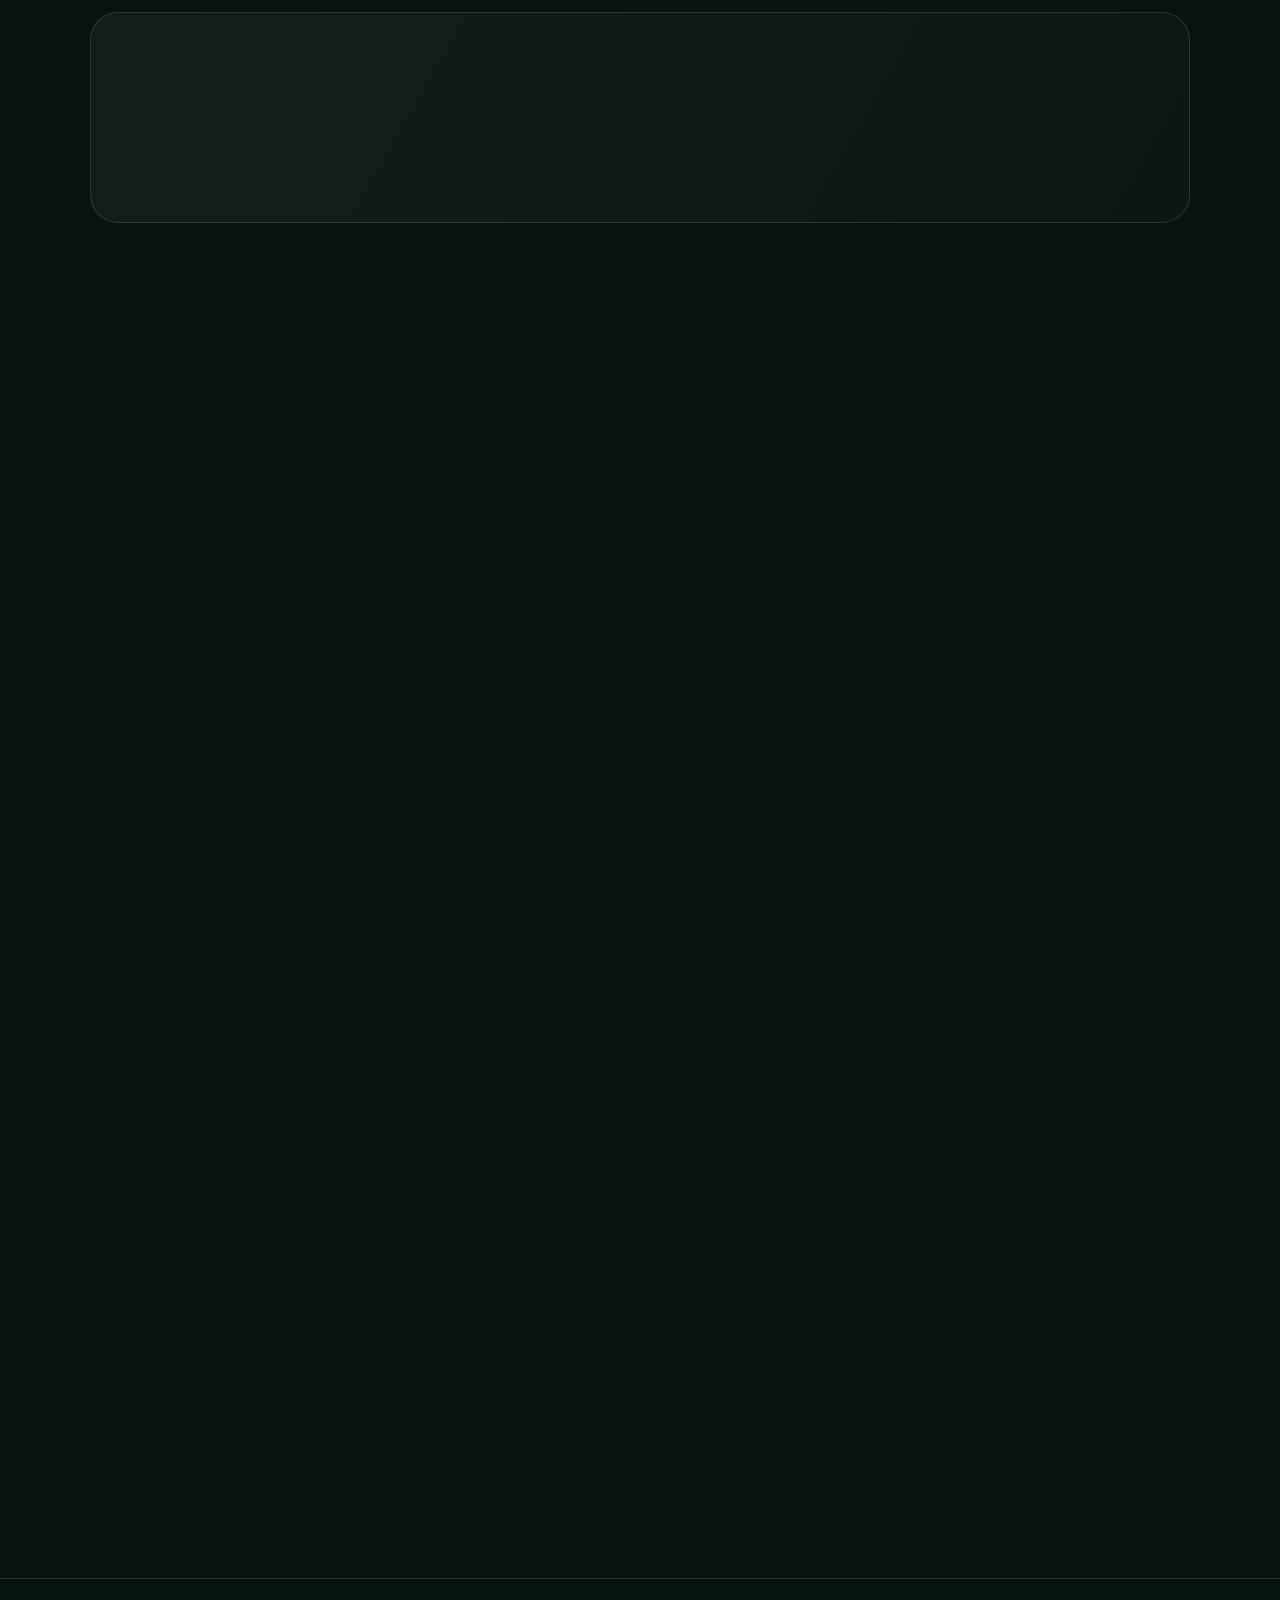
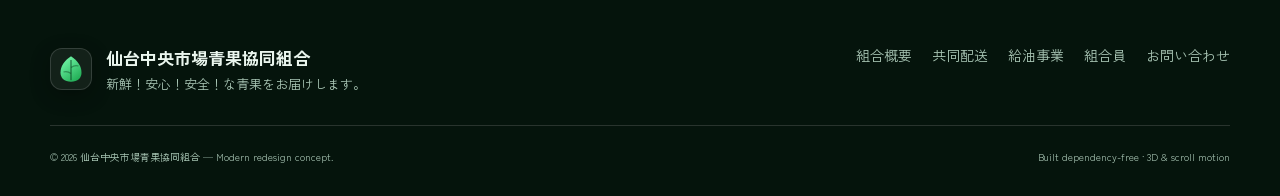
<file: delivery.html>
<!DOCTYPE html>
<html lang="ja" data-en-title="Joint Delivery ｜ Sendai Central Market Produce Cooperative">
<head>
<meta charset="UTF-8" />
<meta name="viewport" content="width=device-width, initial-scale=1.0" />
<meta name="theme-color" content="#0a1f14" />
<title>共同配送事業 ｜ 仙台中央市場青果協同組合</title>
<meta name="description" content="仙台中央市場青果協同組合の共同配送事業。100%出資の子会社（株）仙台中央卸売市場配送センターが約46台の車両で共同配送・市内混載・チャーター便を運行します。" />
<link rel="preconnect" href="https://fonts.googleapis.com" />
<link rel="preconnect" href="https://fonts.gstatic.com" crossorigin />
<link href="https://fonts.googleapis.com/css2?family=Inter:wght@400;500;600;800;900&family=Noto+Sans+JP:wght@400;500;700;900&family=Zen+Kaku+Gothic+New:wght@500;700;900&display=swap" rel="stylesheet" />
<link rel="icon" href="assets/favicon.svg" type="image/svg+xml" />
<link rel="stylesheet" href="css/styles.css?v=20260608b" />
</head>
<body>
<div class="scroll-progress" id="scrollProgress" aria-hidden="true"></div>
<canvas id="bgCanvas" class="bg-canvas" aria-hidden="true"></canvas>
<div class="aurora" aria-hidden="true"><span class="aurora__blob aurora__blob--1"></span><span class="aurora__blob aurora__blob--2"></span><span class="aurora__blob aurora__blob--3"></span></div>

<header class="nav" id="nav">
  <a class="nav__brand" href="index.html#top" aria-label="仙台中央市場青果協同組合 トップへ">
    <span class="nav__logo" aria-hidden="true"><svg viewBox="0 0 40 40" width="34" height="34"><use href="#leafmark"/></svg></span>
    <span class="nav__brand-text"><strong data-en="Sendai Central Produce">仙台中央市場青果</strong><small data-en="Cooperative">協同組合</small></span>
  </a>
  <nav class="nav__links" aria-label="メインメニュー">
    <a href="company.html" data-en="Overview">組合概要</a>
    <a href="index.html#business" data-en="Business">事業内容</a>
    <a href="delivery.html" data-en="Delivery">共同配送</a>
    <a href="fuel.html" data-en="Fuel">給油事業</a>
    <a href="members.html" data-en="Members">組合員</a>
    <a href="index.html#contact" class="nav__cta" data-en="Contact">お問い合わせ</a>
    <button class="lang-toggle" id="langToggle" type="button" aria-label="Switch to English">EN</button>
  </nav>
  <button class="nav__burger" id="navBurger" aria-label="メニューを開く" aria-expanded="false"><span></span><span></span><span></span></button>
</header>

<main>
  <section class="page-hero">
    <div>
      <p class="crumbs"><a href="index.html#top">HOME</a> / <span>DELIVERY</span></p>
      <p class="page-hero__eyebrow" data-en="BUSINESS 01 · DELIVERY">事業 01 · 配送</p>
      <h1 data-en="Joint <br>Delivery">共同配送事業</h1>
      <p data-en="Run by our wholly owned subsidiary, the Sendai Central Wholesale Market Delivery Center, with about 46 vehicles serving joint, mixed-load and charter delivery.">100％出資の子会社（株）仙台中央卸売市場配送センターが運営。約46台の車両で、共同配送・市内混載配送・チャーター便に対応します。</p>
    </div>
    <div class="page-hero__art" aria-hidden="true">
      <div class="motif">
        <span class="motif__ring motif__ring--1"></span><span class="motif__ring motif__ring--2"></span><span class="motif__ring motif__ring--3"></span>
        <span class="motif__core">🚚</span>
        <span class="motif__sat motif__sat--1"></span><span class="motif__sat motif__sat--2"></span><span class="motif__sat motif__sat--3"></span>
      </div>
    </div>
  </section>

  <!-- Scroll-driven 3D truck: turns to face you, rear doors open, crates inside -->
  <section class="section truckscene" id="truckScene">
    <div class="section__head section__head--center">
      <p class="kicker reveal" data-reveal data-en="SCROLL TO OPEN">SCROLL · 荷台を開く</p>
      <h2 class="reveal" data-reveal data-delay="80" data-en="Scroll — the truck turns &amp; opens up">スクロールでトラックが<br class="br-sp">振り向き、荷台が開く</h2>
      <p class="section__sub reveal" data-reveal data-delay="140" data-en="As you scroll, the delivery truck turns to face you and its rear doors swing open, revealing the crates of fresh produce inside.">スクロールに合わせて配送トラックがこちらを向き、リアドアが開いて、中の新鮮な青果クレートが現れます。</p>
    </div>
    <div class="truckscene__viewport">
      <div class="truck3d__shadow"></div>
      <div class="truck3d__float">
        <div class="truck3d" id="truck3d" aria-hidden="true">
          <!-- cargo box (rear is open) -->
          <div class="t-face t-box t-box--left"></div>
          <div class="t-face t-box t-box--right"></div>
          <div class="t-face t-box t-box--top"></div>
          <div class="t-face t-box t-box--bottom"></div>
          <div class="t-face t-box t-box--front"></div>
          <!-- crates inside, visible through the open rear -->
          <div class="t-inside">
            <div class="t-icrate t-icrate--tl"></div>
            <div class="t-icrate t-icrate--tr"></div>
            <div class="t-icrate t-icrate--bl"></div>
            <div class="t-icrate t-icrate--br"></div>
          </div>
          <!-- rear doors -->
          <div class="t-hinge t-hinge--l"><div class="t-door"></div></div>
          <div class="t-hinge t-hinge--r"><div class="t-door"></div></div>
          <!-- cab -->
          <div class="t-cab">
            <div class="t-face t-cab__front"></div>
            <div class="t-face t-cab__top"></div>
            <div class="t-face t-cab__left"></div>
            <div class="t-face t-cab__right"></div>
          </div>
          <!-- wheels -->
          <span class="t-wheel t-wheel--fr"></span>
          <span class="t-wheel t-wheel--rr"></span>
          <span class="t-wheel t-wheel--fl"></span>
          <span class="t-wheel t-wheel--rl"></span>
        </div>
      </div>
    </div>
    <p class="truckscene__hint" data-en="↑ scroll up &amp; down to drive the animation">↑ スクロールで動きます</p>
  </section>

  <section class="section stats">
    <div class="stats__inner">
      <div class="stat reveal" data-reveal><span class="stat__num" data-count="46" data-suffix="台">0</span><span class="stat__label" data-en="Vehicles in the fleet">配送車両</span></div>
      <div class="stat reveal" data-reveal data-delay="80"><span class="stat__num" data-count="100" data-suffix="%">0</span><span class="stat__label" data-en="Owned subsidiary">出資の子会社運営</span></div>
      <div class="stat reveal" data-reveal data-delay="160"><span class="stat__num" data-count="3" data-suffix="便種">0</span><span class="stat__label" data-en="Delivery service types">配送メニュー</span></div>
    </div>
  </section>

  <section class="section">
    <div class="section__head">
      <p class="kicker reveal" data-reveal data-en="SERVICES">SERVICES · 配送メニュー</p>
      <h2 class="reveal" data-reveal data-delay="80" data-en="Three ways we deliver">3つの配送スタイル</h2>
    </div>
    <ul class="focus__features">
      <li class="feature reveal" data-reveal data-delay="80"><span class="feature__no">01</span><div><h3 data-en="Joint delivery">共同配送</h3><p data-en="Consolidating multiple shippers' goods onto shared routes for efficient, lower-cost delivery.">複数の荷主の商品をまとめ、共同のルートで効率よく・低コストにお届けします。</p></div></li>
      <li class="feature reveal" data-reveal data-delay="140"><span class="feature__no">02</span><div><h3 data-en="In-city mixed-load delivery">市内混載配送</h3><p data-en="Mixed-load runs across the city keep small and frequent orders flowing smoothly.">市内向けの混載便で、小口・多頻度の注文もスムーズに循環させます。</p></div></li>
      <li class="feature reveal" data-reveal data-delay="200"><span class="feature__no">03</span><div><h3 data-en="Charter delivery">チャーター便</h3><p data-en="Dedicated charter vehicles for volume, urgent or special transport needs.">まとまった量や急ぎ・特別な輸送には、専用のチャーター便で対応します。</p></div></li>
    </ul>
  </section>

  <section class="section">
    <div class="section__head">
      <p class="kicker reveal" data-reveal data-en="OPERATOR">OPERATOR · 運営会社</p>
      <h2 class="reveal" data-reveal data-delay="80" data-en="The Delivery Center">配送センター</h2>
    </div>
    <div class="prose reveal" data-reveal data-delay="120">
      <p data-en="Our joint delivery business is operated by <strong>Sendai Central Wholesale Market Delivery Center Co., Ltd.</strong>, a wholly owned (100%) subsidiary of the cooperative. With a fleet of roughly <strong>46 vehicles</strong>, it carries the market's fresh produce to stores and buyers — fresh, safe and on time."><strong>（株）仙台中央卸売市場配送センター</strong>は、当組合が100％出資する子会社です。約<strong>46台</strong>の車両を擁し、市場の新鮮な青果を店舗・実需者のもとへ、鮮度そのままに・時間どおりにお届けします。</p>
      <p data-en="Tightly linked with our storage and in-market transport function, the center makes the whole chain — from the market floor to the customer's door — a single, seamless flow.">貯蔵保管・場内運搬の機能と密接に連携し、市場のセリ場からお客様の元までを、ひとつの切れ目のない流れにします。</p>
    </div>
  </section>
</main>

<footer class="footer">
  <div class="footer__top">
    <div class="footer__brand"><span class="nav__logo" aria-hidden="true"><svg viewBox="0 0 40 40" width="30" height="30"><use href="#leafmark"/></svg></span>
      <div><strong data-en="Sendai Central Market Produce Cooperative">仙台中央市場青果協同組合</strong><p data-en="Delivering fresh, safe and secure produce.">新鮮！安心！安全！な青果をお届けします。</p></div></div>
    <nav class="footer__nav" aria-label="フッターメニュー">
      <a href="company.html" data-en="Overview">組合概要</a><a href="delivery.html" data-en="Delivery">共同配送</a><a href="fuel.html" data-en="Fuel">給油事業</a><a href="members.html" data-en="Members">組合員</a><a href="index.html#contact" data-en="Contact">お問い合わせ</a>
    </nav>
  </div>
  <div class="footer__bottom"><small>© <span id="year"></span> 仙台中央市場青果協同組合 — Modern redesign concept.</small><small data-en="Built dependency-free · 3D &amp; scroll motion">Built dependency-free · 3D &amp; scroll motion</small></div>
</footer>

<svg width="0" height="0" style="position:absolute" aria-hidden="true"><defs>
  <symbol id="leafmark" viewBox="0 0 40 40">
    <path d="M20 3C11 9 6 16 6 25c0 7 5 12 14 12s14-5 14-12C34 16 29 9 20 3Z" fill="url(#lg1)"/>
    <path d="M20 8c0 12 0 20 0 27" stroke="#0a3d1f" stroke-width="2" fill="none" opacity=".55"/>
    <path d="M20 18c4-3 7-3 10-2M20 26c-4-3-7-3-10-2" stroke="#0a3d1f" stroke-width="1.6" fill="none" opacity=".45"/>
    <linearGradient id="lg1" x1="6" y1="3" x2="34" y2="37" gradientUnits="userSpaceOnUse"><stop stop-color="#7CFFB2"/><stop offset="1" stop-color="#16A34A"/></linearGradient>
  </symbol>
</defs></svg>

<script src="js/i18n.js?v=20260608b"></script>
<script src="js/main.js?v=20260608b"></script>
</body>
</html>
</file>
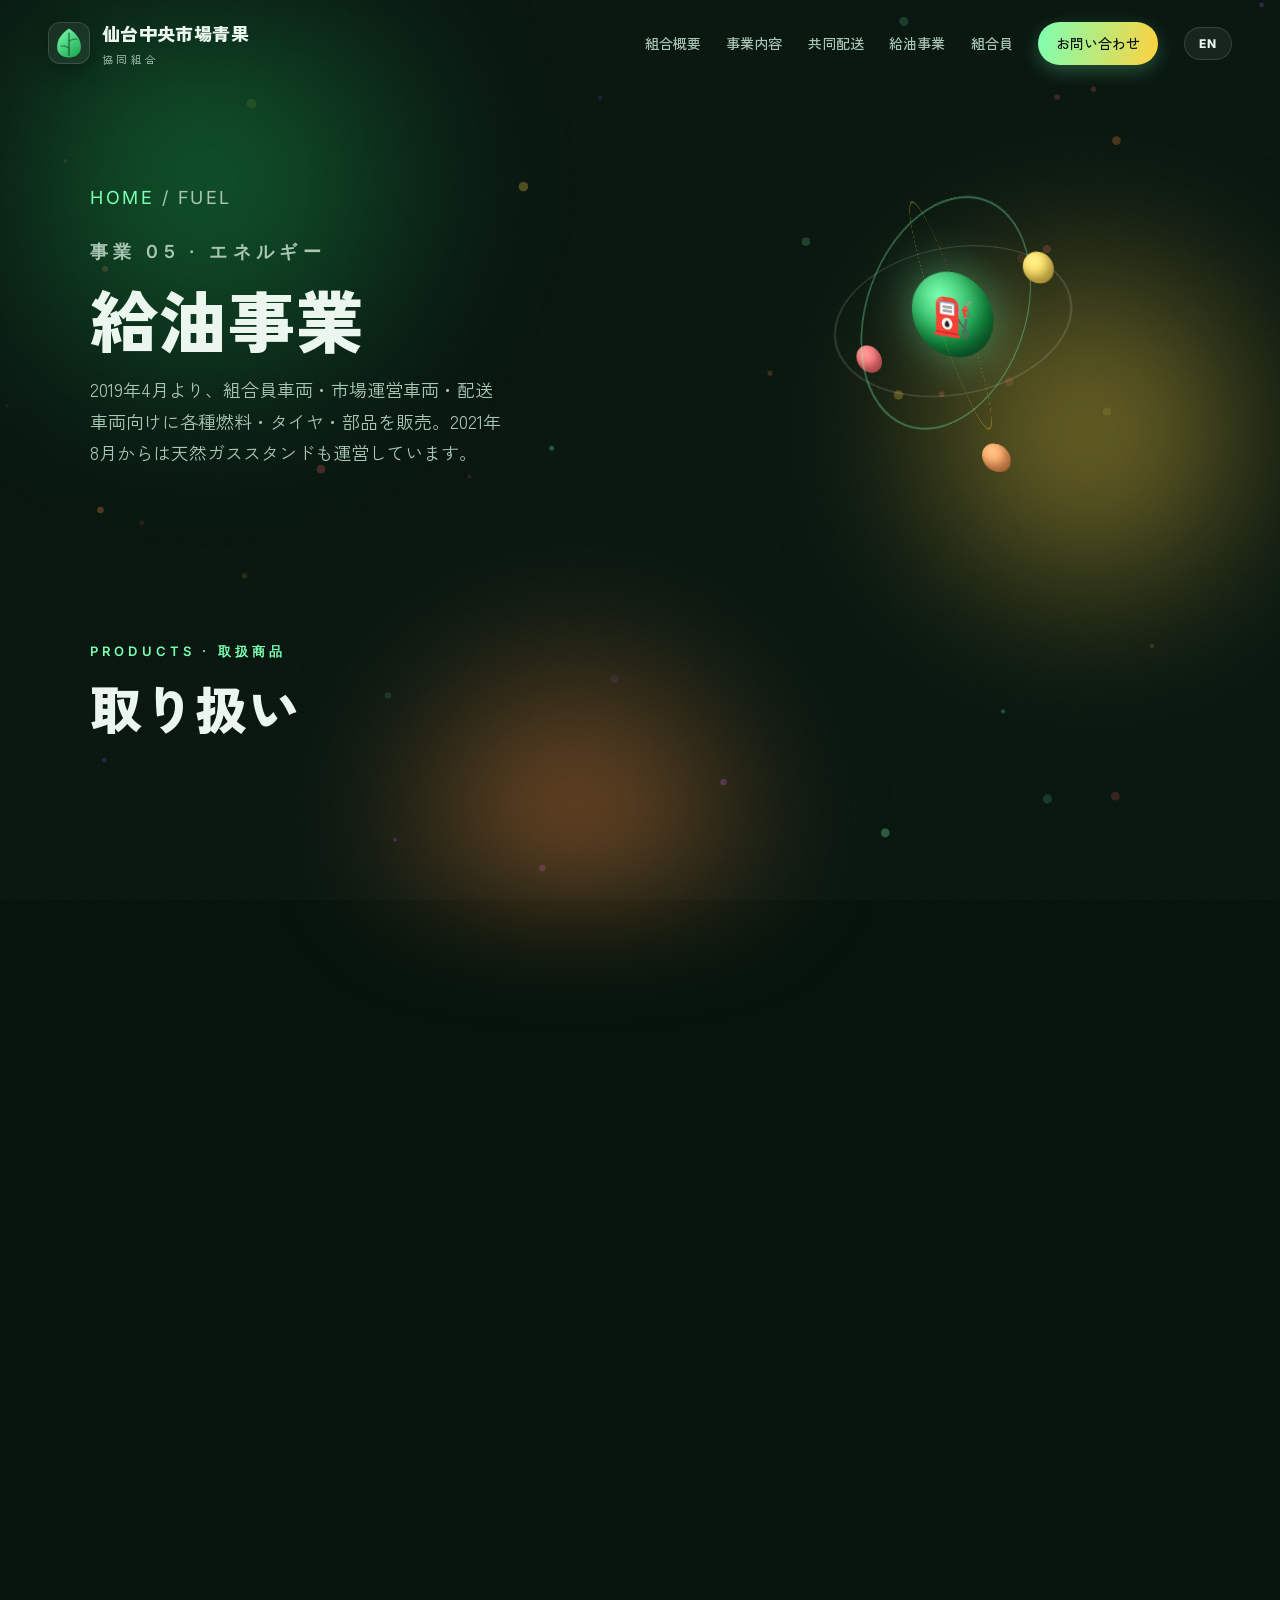
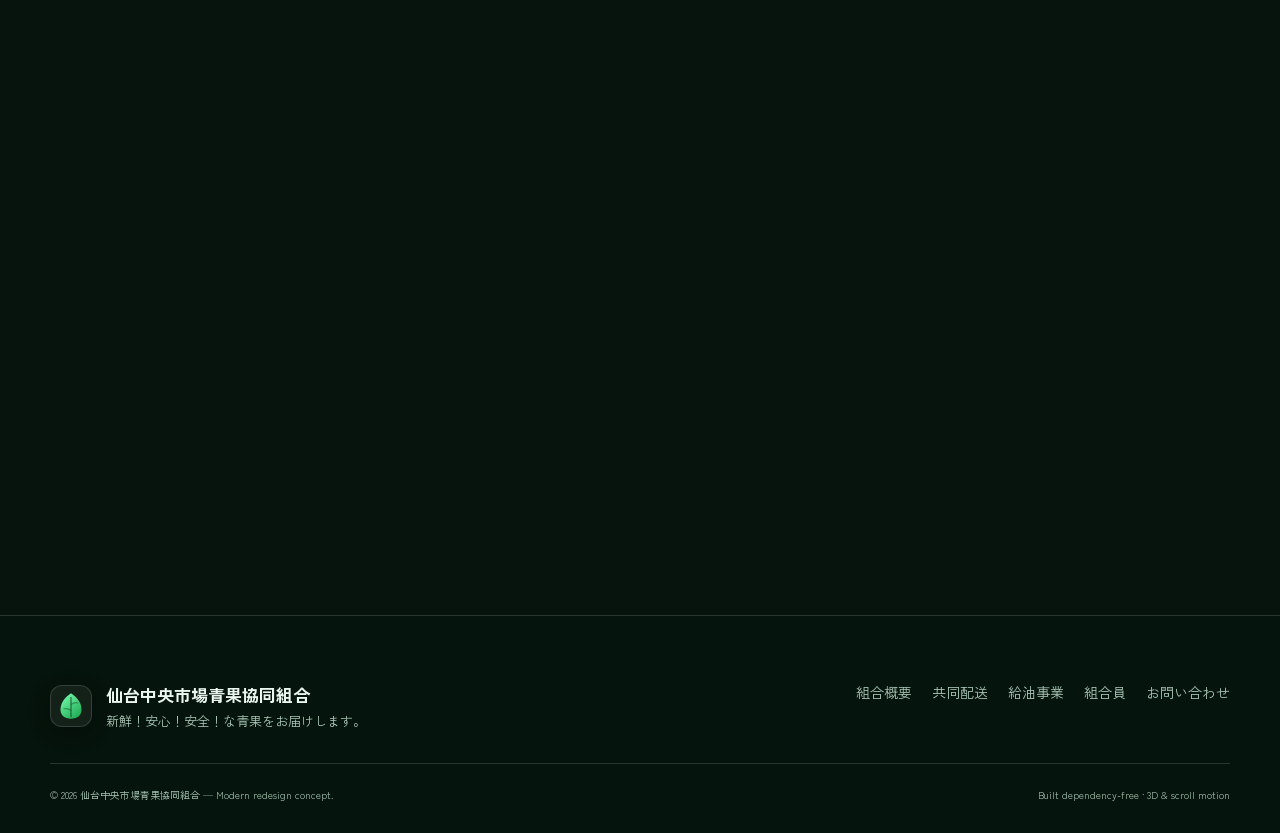
<file: fuel.html>
<!DOCTYPE html>
<html lang="ja" data-en-title="Fuel Service ｜ Sendai Central Market Produce Cooperative">
<head>
<meta charset="UTF-8" />
<meta name="viewport" content="width=device-width, initial-scale=1.0" />
<meta name="theme-color" content="#0a1f14" />
<title>給油事業 ｜ 仙台中央市場青果協同組合</title>
<meta name="description" content="仙台中央市場青果協同組合の給油事業。2019年4月より組合員車両・市場運営車両・配送車両向けに燃料・タイヤ・部品を販売、2021年8月より天然ガススタンドも運営。" />
<link rel="preconnect" href="https://fonts.googleapis.com" />
<link rel="preconnect" href="https://fonts.gstatic.com" crossorigin />
<link href="https://fonts.googleapis.com/css2?family=Inter:wght@400;500;600;800;900&family=Noto+Sans+JP:wght@400;500;700;900&family=Zen+Kaku+Gothic+New:wght@500;700;900&display=swap" rel="stylesheet" />
<link rel="icon" href="assets/favicon.svg" type="image/svg+xml" />
<link rel="stylesheet" href="css/styles.css?v=20260608b" />
</head>
<body>
<div class="scroll-progress" id="scrollProgress" aria-hidden="true"></div>
<canvas id="bgCanvas" class="bg-canvas" aria-hidden="true"></canvas>
<div class="aurora" aria-hidden="true"><span class="aurora__blob aurora__blob--1"></span><span class="aurora__blob aurora__blob--2"></span><span class="aurora__blob aurora__blob--3"></span></div>

<header class="nav" id="nav">
  <a class="nav__brand" href="index.html#top" aria-label="仙台中央市場青果協同組合 トップへ">
    <span class="nav__logo" aria-hidden="true"><svg viewBox="0 0 40 40" width="34" height="34"><use href="#leafmark"/></svg></span>
    <span class="nav__brand-text"><strong data-en="Sendai Central Produce">仙台中央市場青果</strong><small data-en="Cooperative">協同組合</small></span>
  </a>
  <nav class="nav__links" aria-label="メインメニュー">
    <a href="company.html" data-en="Overview">組合概要</a>
    <a href="index.html#business" data-en="Business">事業内容</a>
    <a href="delivery.html" data-en="Delivery">共同配送</a>
    <a href="fuel.html" data-en="Fuel">給油事業</a>
    <a href="members.html" data-en="Members">組合員</a>
    <a href="index.html#contact" class="nav__cta" data-en="Contact">お問い合わせ</a>
    <button class="lang-toggle" id="langToggle" type="button" aria-label="Switch to English">EN</button>
  </nav>
  <button class="nav__burger" id="navBurger" aria-label="メニューを開く" aria-expanded="false"><span></span><span></span><span></span></button>
</header>

<main>
  <section class="page-hero">
    <div>
      <p class="crumbs"><a href="index.html#top">HOME</a> / <span>FUEL</span></p>
      <p class="page-hero__eyebrow" data-en="BUSINESS 05 · ENERGY">事業 05 · エネルギー</p>
      <h1 data-en="Fuel <br>Service">給油事業</h1>
      <p data-en="Since April 2019 we supply fuels, tires and parts for member, market and delivery vehicles. A natural-gas station has been running since August 2021.">2019年4月より、組合員車両・市場運営車両・配送車両向けに各種燃料・タイヤ・部品を販売。2021年8月からは天然ガススタンドも運営しています。</p>
    </div>
    <div class="page-hero__art" aria-hidden="true">
      <div class="motif">
        <span class="motif__ring motif__ring--1"></span><span class="motif__ring motif__ring--2"></span><span class="motif__ring motif__ring--3"></span>
        <span class="motif__core">⛽</span>
        <span class="motif__sat motif__sat--1"></span><span class="motif__sat motif__sat--2"></span><span class="motif__sat motif__sat--3"></span>
      </div>
    </div>
  </section>

  <section class="section">
    <div class="section__head">
      <p class="kicker reveal" data-reveal data-en="PRODUCTS">PRODUCTS · 取扱商品</p>
      <h2 class="reveal" data-reveal data-delay="80" data-en="What we supply">取り扱い</h2>
    </div>
    <div class="about__cards">
      <article class="glass reveal" data-reveal data-delay="80"><div class="glass__icon">⛽</div><h3 data-en="Fuels">各種燃料</h3><p data-en="High-grade gasoline, regular gasoline, diesel and kerosene.">ハイグレードガソリン・レギュラー・軽油・灯油。</p></article>
      <article class="glass reveal" data-reveal data-delay="160"><div class="glass__icon">🛞</div><h3 data-en="Tires &amp; parts">タイヤ・部品</h3><p data-en="Tires and replacement parts to keep vehicles running.">車両を支えるタイヤや交換部品も販売。</p></article>
      <article class="glass reveal" data-reveal data-delay="240"><div class="glass__icon">🌿</div><h3 data-en="Natural gas">天然ガス</h3><p data-en="A natural-gas station in operation since August 2021.">2021年8月より天然ガススタンドを運営。</p></article>
    </div>
  </section>

  <section class="section">
    <div class="section__head">
      <p class="kicker reveal" data-reveal data-en="HISTORY">HISTORY · 沿革</p>
      <h2 class="reveal" data-reveal data-delay="80" data-en="A growing energy business">広がるエネルギー事業</h2>
    </div>
    <ol class="timeline reveal" data-reveal data-delay="120">
      <li><time>2019.04</time><h3 data-en="Fuel service launched">給油事業を開始</h3><p data-en="Began selling high-grade and regular gasoline, diesel and kerosene — plus tires and parts — for member, market-operation and delivery vehicles.">組合員車両・市場運営車両・配送車両向けに、ハイオク／レギュラー／軽油／灯油、タイヤ・部品の販売を開始。</p></li>
      <li><time>2021.08</time><h3 data-en="Natural-gas station opened">天然ガススタンドを開設</h3><p data-en="Added a natural-gas station, broadening fuel options for the market's vehicles.">天然ガススタンドを開設し、市場車両への燃料供給の選択肢を拡大。</p></li>
    </ol>
  </section>

  <section class="section">
    <div class="section__head">
      <p class="kicker reveal" data-reveal data-en="FOR WHOM">FOR WHOM · 対象</p>
      <h2 class="reveal" data-reveal data-delay="80" data-en="Who we fuel">給油の対象</h2>
    </div>
    <div class="prose reveal" data-reveal data-delay="120">
      <p data-en="The fuel service supports the vehicles that keep the market in motion: <strong>member companies' vehicles</strong>, <strong>market-operation vehicles</strong>, and the <strong>delivery fleet</strong>. By fueling on-site, we keep the cooperative's logistics running without interruption.">給油事業は、市場を動かす車両を支えます。<strong>組合員企業の車両</strong>、<strong>市場運営の車両</strong>、そして<strong>配送車両</strong>。市場内で給油できることで、組合の物流を止めることなく動かし続けます。</p>
    </div>
  </section>
</main>

<footer class="footer">
  <div class="footer__top">
    <div class="footer__brand"><span class="nav__logo" aria-hidden="true"><svg viewBox="0 0 40 40" width="30" height="30"><use href="#leafmark"/></svg></span>
      <div><strong data-en="Sendai Central Market Produce Cooperative">仙台中央市場青果協同組合</strong><p data-en="Delivering fresh, safe and secure produce.">新鮮！安心！安全！な青果をお届けします。</p></div></div>
    <nav class="footer__nav" aria-label="フッターメニュー">
      <a href="company.html" data-en="Overview">組合概要</a><a href="delivery.html" data-en="Delivery">共同配送</a><a href="fuel.html" data-en="Fuel">給油事業</a><a href="members.html" data-en="Members">組合員</a><a href="index.html#contact" data-en="Contact">お問い合わせ</a>
    </nav>
  </div>
  <div class="footer__bottom"><small>© <span id="year"></span> 仙台中央市場青果協同組合 — Modern redesign concept.</small><small data-en="Built dependency-free · 3D &amp; scroll motion">Built dependency-free · 3D &amp; scroll motion</small></div>
</footer>

<svg width="0" height="0" style="position:absolute" aria-hidden="true"><defs>
  <symbol id="leafmark" viewBox="0 0 40 40">
    <path d="M20 3C11 9 6 16 6 25c0 7 5 12 14 12s14-5 14-12C34 16 29 9 20 3Z" fill="url(#lg1)"/>
    <path d="M20 8c0 12 0 20 0 27" stroke="#0a3d1f" stroke-width="2" fill="none" opacity=".55"/>
    <path d="M20 18c4-3 7-3 10-2M20 26c-4-3-7-3-10-2" stroke="#0a3d1f" stroke-width="1.6" fill="none" opacity=".45"/>
    <linearGradient id="lg1" x1="6" y1="3" x2="34" y2="37" gradientUnits="userSpaceOnUse"><stop stop-color="#7CFFB2"/><stop offset="1" stop-color="#16A34A"/></linearGradient>
  </symbol>
</defs></svg>

<script src="js/i18n.js?v=20260608b"></script>
<script src="js/main.js?v=20260608b"></script>
</body>
</html>
</file>
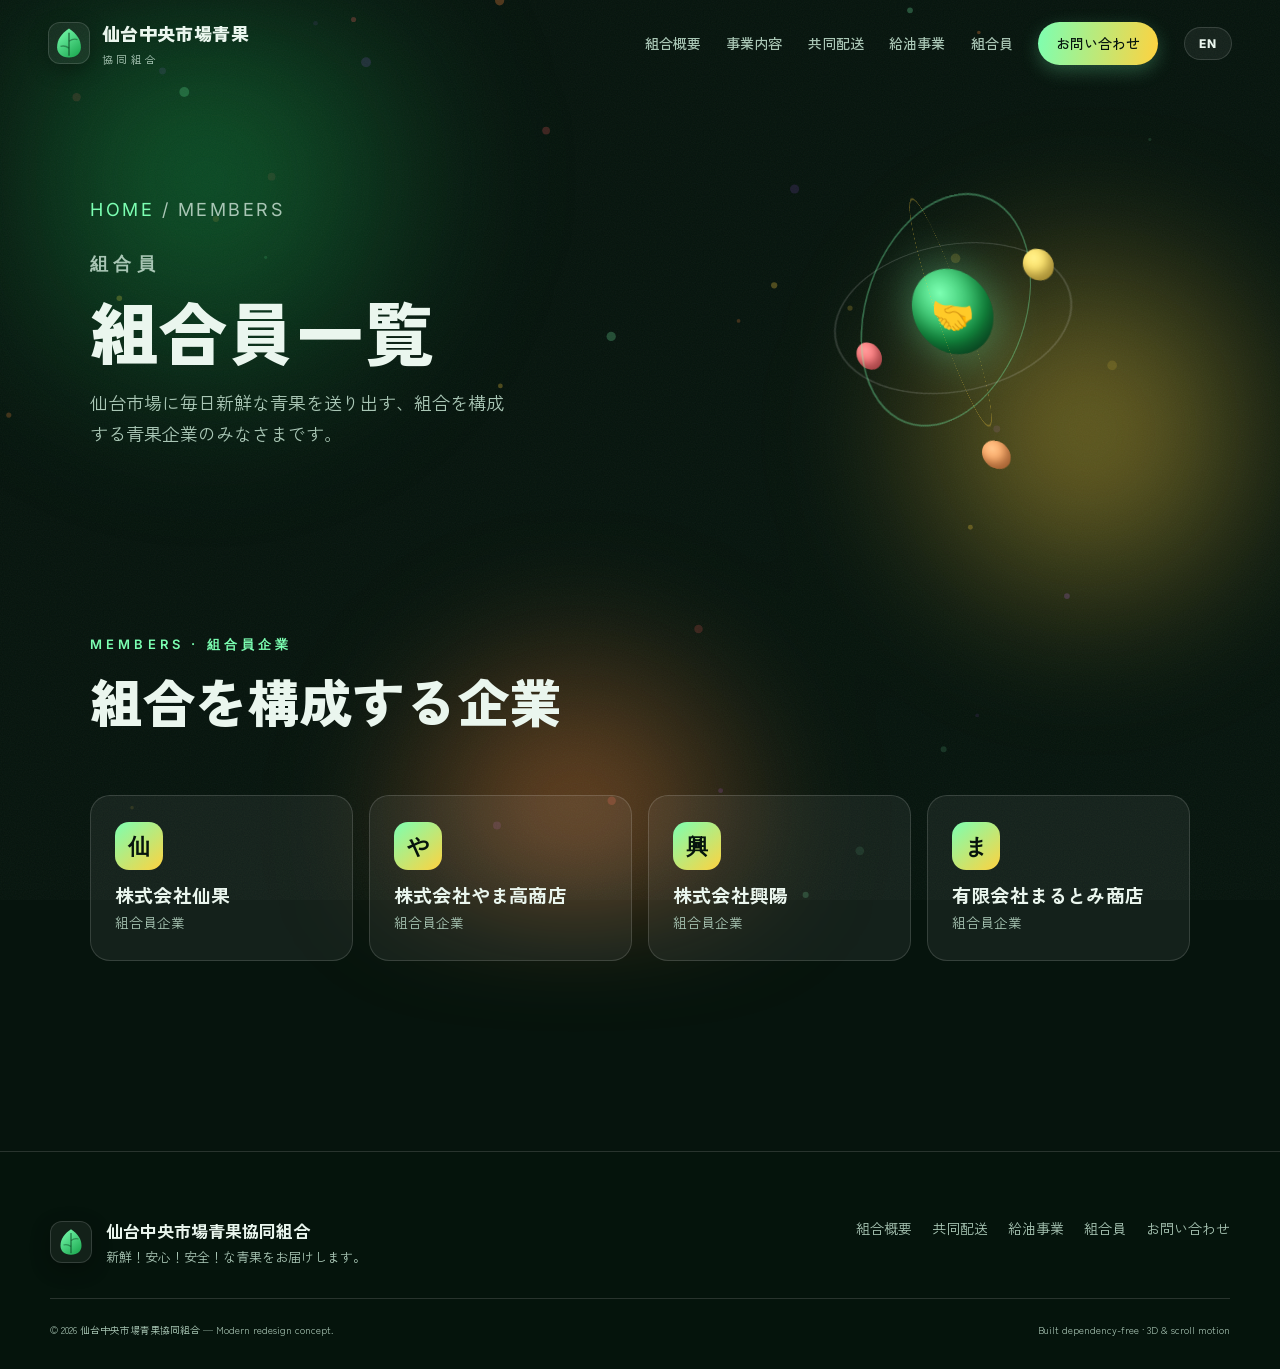
<file: members.html>
<!DOCTYPE html>
<html lang="ja" data-en-title="Members ｜ Sendai Central Market Produce Cooperative">
<head>
<meta charset="UTF-8" />
<meta name="viewport" content="width=device-width, initial-scale=1.0" />
<meta name="theme-color" content="#0a1f14" />
<title>組合員一覧 ｜ 仙台中央市場青果協同組合</title>
<meta name="description" content="仙台中央市場青果協同組合の組合員企業一覧。" />
<link rel="preconnect" href="https://fonts.googleapis.com" />
<link rel="preconnect" href="https://fonts.gstatic.com" crossorigin />
<link href="https://fonts.googleapis.com/css2?family=Inter:wght@400;500;600;800;900&family=Noto+Sans+JP:wght@400;500;700;900&family=Zen+Kaku+Gothic+New:wght@500;700;900&display=swap" rel="stylesheet" />
<link rel="icon" href="assets/favicon.svg" type="image/svg+xml" />
<link rel="stylesheet" href="css/styles.css?v=20260608b" />
</head>
<body>
<div class="scroll-progress" id="scrollProgress" aria-hidden="true"></div>
<canvas id="bgCanvas" class="bg-canvas" aria-hidden="true"></canvas>
<div class="aurora" aria-hidden="true"><span class="aurora__blob aurora__blob--1"></span><span class="aurora__blob aurora__blob--2"></span><span class="aurora__blob aurora__blob--3"></span></div>

<header class="nav" id="nav">
  <a class="nav__brand" href="index.html#top" aria-label="仙台中央市場青果協同組合 トップへ">
    <span class="nav__logo" aria-hidden="true"><svg viewBox="0 0 40 40" width="34" height="34"><use href="#leafmark"/></svg></span>
    <span class="nav__brand-text"><strong data-en="Sendai Central Produce">仙台中央市場青果</strong><small data-en="Cooperative">協同組合</small></span>
  </a>
  <nav class="nav__links" aria-label="メインメニュー">
    <a href="company.html" data-en="Overview">組合概要</a>
    <a href="index.html#business" data-en="Business">事業内容</a>
    <a href="delivery.html" data-en="Delivery">共同配送</a>
    <a href="fuel.html" data-en="Fuel">給油事業</a>
    <a href="members.html" data-en="Members">組合員</a>
    <a href="index.html#contact" class="nav__cta" data-en="Contact">お問い合わせ</a>
    <button class="lang-toggle" id="langToggle" type="button" aria-label="Switch to English">EN</button>
  </nav>
  <button class="nav__burger" id="navBurger" aria-label="メニューを開く" aria-expanded="false"><span></span><span></span><span></span></button>
</header>

<main>
  <section class="page-hero">
    <div>
      <p class="crumbs"><a href="index.html#top">HOME</a> / <span>MEMBERS</span></p>
      <p class="page-hero__eyebrow" data-en="OUR MEMBERS">組合員</p>
      <h1 data-en="Member <br>Companies">組合員一覧</h1>
      <p data-en="The produce companies that make up the cooperative and bring fresh fruit and vegetables to the Sendai market every day.">仙台市場に毎日新鮮な青果を送り出す、組合を構成する青果企業のみなさまです。</p>
    </div>
    <div class="page-hero__art" aria-hidden="true">
      <div class="motif">
        <span class="motif__ring motif__ring--1"></span><span class="motif__ring motif__ring--2"></span><span class="motif__ring motif__ring--3"></span>
        <span class="motif__core">🤝</span>
        <span class="motif__sat motif__sat--1"></span><span class="motif__sat motif__sat--2"></span><span class="motif__sat motif__sat--3"></span>
      </div>
    </div>
  </section>

  <section class="section">
    <div class="section__head">
      <p class="kicker reveal" data-reveal data-en="MEMBERS">MEMBERS · 組合員企業</p>
      <h2 class="reveal" data-reveal data-delay="80" data-en="Companies of the cooperative">組合を構成する企業</h2>
    </div>
    <div class="members-grid">
      <article class="member reveal" data-reveal data-delay="40"><div class="member__avatar">仙</div><h3 data-en="Senka Co., Ltd.">株式会社仙果</h3><p data-en="Member company">組合員企業</p></article>
      <article class="member reveal" data-reveal data-delay="100"><div class="member__avatar">や</div><h3 data-en="Yamataka Shoten Co., Ltd.">株式会社やま高商店</h3><p data-en="Member company">組合員企業</p></article>
      <article class="member reveal" data-reveal data-delay="160"><div class="member__avatar">興</div><h3 data-en="Koyo Co., Ltd.">株式会社興陽</h3><p data-en="Member company">組合員企業</p></article>
      <article class="member reveal" data-reveal data-delay="220"><div class="member__avatar">ま</div><h3 data-en="Marutomi Shoten Ltd.">有限会社まるとみ商店</h3><p data-en="Member company">組合員企業</p></article>
    </div>
    <p class="note reveal" data-reveal data-delay="120" data-en="Note: this is a partial list reconstructed from public references. The full, official member directory is published on the original site (memberlist pages on www.ssn.or.jp).">※ こちらは公開情報から再構成した一部の組合員リストです。正式な組合員名簿は元サイト（www.ssn.or.jp の memberlist 各ページ）に掲載されています。</p>
  </section>
</main>

<footer class="footer">
  <div class="footer__top">
    <div class="footer__brand"><span class="nav__logo" aria-hidden="true"><svg viewBox="0 0 40 40" width="30" height="30"><use href="#leafmark"/></svg></span>
      <div><strong data-en="Sendai Central Market Produce Cooperative">仙台中央市場青果協同組合</strong><p data-en="Delivering fresh, safe and secure produce.">新鮮！安心！安全！な青果をお届けします。</p></div></div>
    <nav class="footer__nav" aria-label="フッターメニュー">
      <a href="company.html" data-en="Overview">組合概要</a><a href="delivery.html" data-en="Delivery">共同配送</a><a href="fuel.html" data-en="Fuel">給油事業</a><a href="members.html" data-en="Members">組合員</a><a href="index.html#contact" data-en="Contact">お問い合わせ</a>
    </nav>
  </div>
  <div class="footer__bottom"><small>© <span id="year"></span> 仙台中央市場青果協同組合 — Modern redesign concept.</small><small data-en="Built dependency-free · 3D &amp; scroll motion">Built dependency-free · 3D &amp; scroll motion</small></div>
</footer>

<svg width="0" height="0" style="position:absolute" aria-hidden="true"><defs>
  <symbol id="leafmark" viewBox="0 0 40 40">
    <path d="M20 3C11 9 6 16 6 25c0 7 5 12 14 12s14-5 14-12C34 16 29 9 20 3Z" fill="url(#lg1)"/>
    <path d="M20 8c0 12 0 20 0 27" stroke="#0a3d1f" stroke-width="2" fill="none" opacity=".55"/>
    <path d="M20 18c4-3 7-3 10-2M20 26c-4-3-7-3-10-2" stroke="#0a3d1f" stroke-width="1.6" fill="none" opacity=".45"/>
    <linearGradient id="lg1" x1="6" y1="3" x2="34" y2="37" gradientUnits="userSpaceOnUse"><stop stop-color="#7CFFB2"/><stop offset="1" stop-color="#16A34A"/></linearGradient>
  </symbol>
</defs></svg>

<script src="js/i18n.js?v=20260608b"></script>
<script src="js/main.js?v=20260608b"></script>
</body>
</html>
</file>
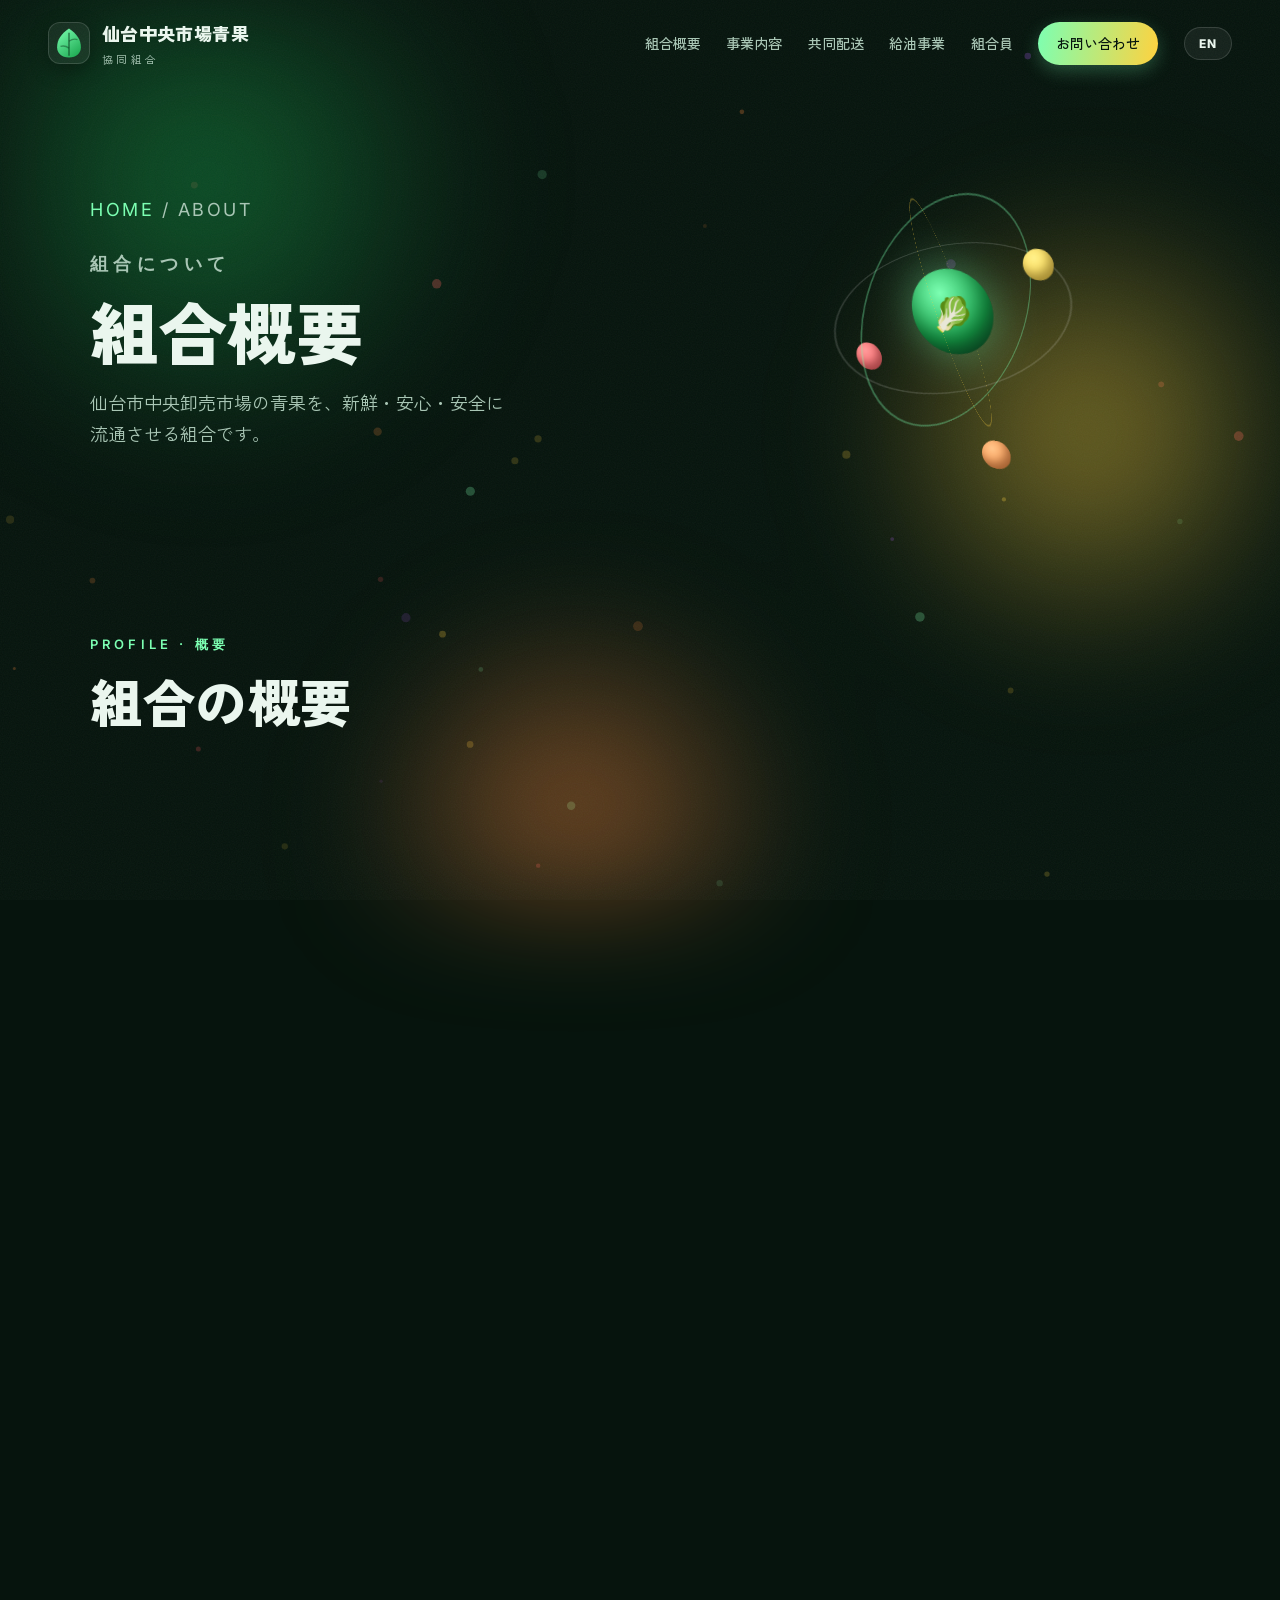
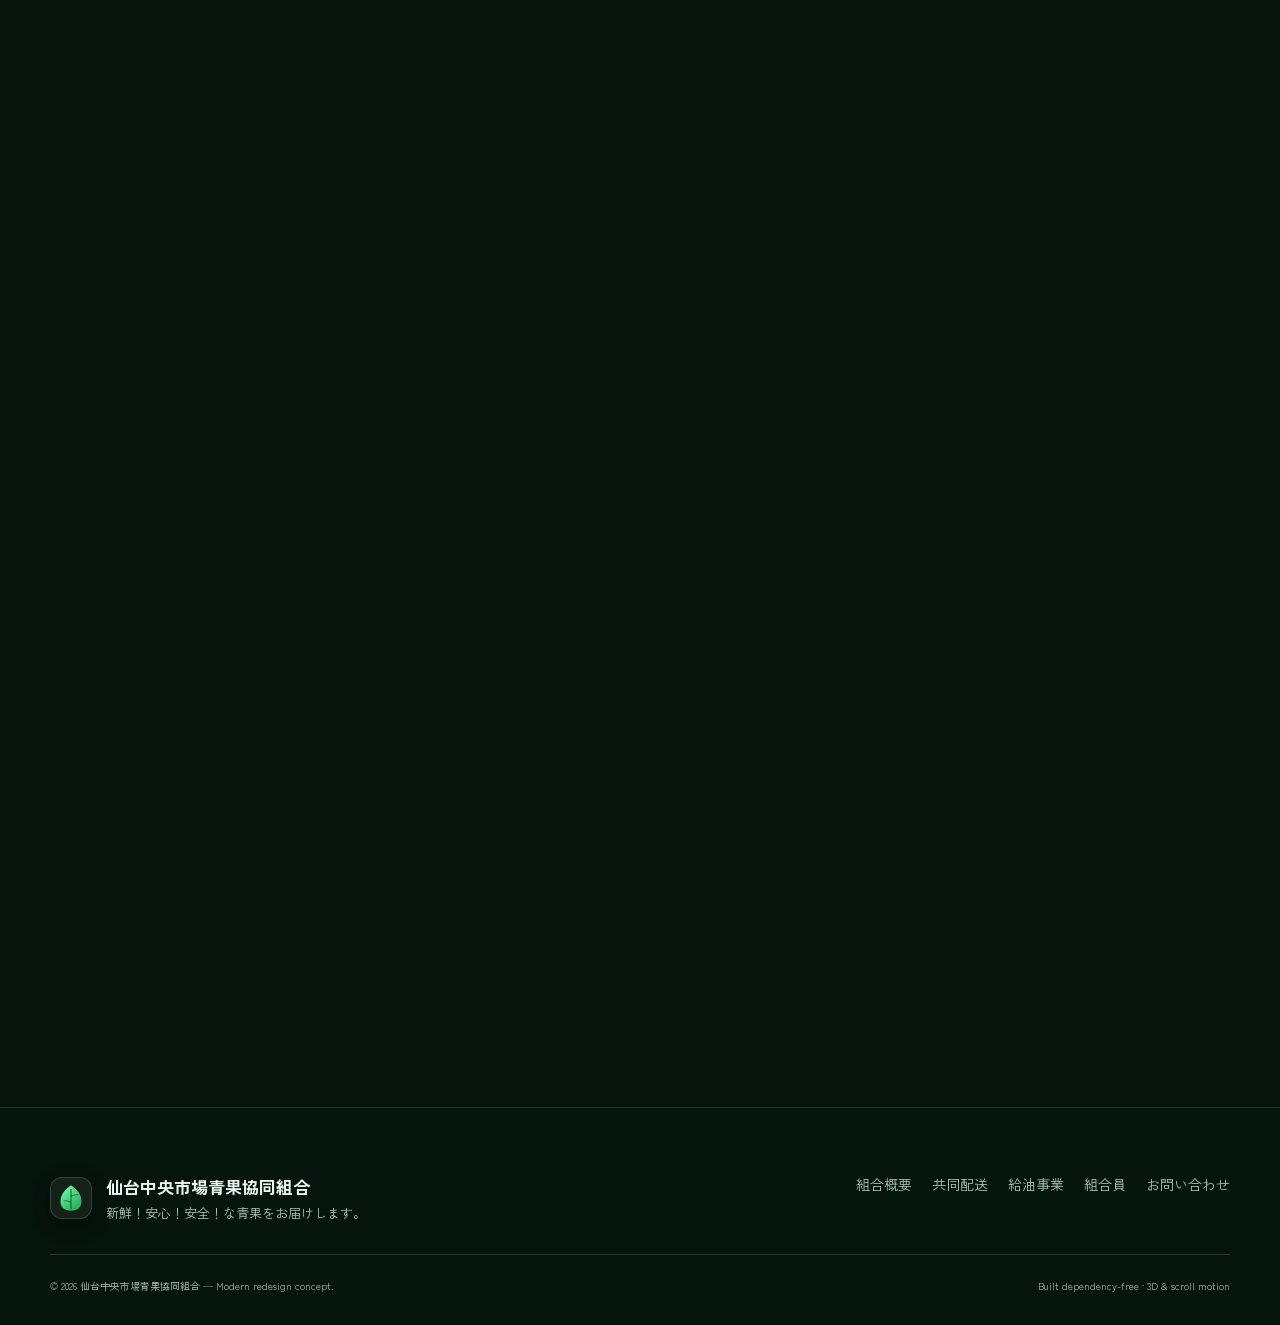
<file: sendai-seika-modern/company.html>
<!DOCTYPE html>
<html lang="ja" data-en-title="Cooperative Overview ｜ Sendai Central Market Produce Cooperative">
<head>
<meta charset="UTF-8" />
<meta name="viewport" content="width=device-width, initial-scale=1.0" />
<meta name="theme-color" content="#0a1f14" />
<title>組合概要 ｜ 仙台中央市場青果協同組合</title>
<meta name="description" content="仙台中央市場青果協同組合の組合概要。名称・所在地・事業内容・理念をご紹介します。" />
<link rel="preconnect" href="https://fonts.googleapis.com" />
<link rel="preconnect" href="https://fonts.gstatic.com" crossorigin />
<link href="https://fonts.googleapis.com/css2?family=Inter:wght@400;500;600;800;900&family=Noto+Sans+JP:wght@400;500;700;900&family=Zen+Kaku+Gothic+New:wght@500;700;900&display=swap" rel="stylesheet" />
<link rel="icon" href="assets/favicon.svg" type="image/svg+xml" />
<link rel="stylesheet" href="css/styles.css" />
</head>
<body>
<div class="scroll-progress" id="scrollProgress" aria-hidden="true"></div>
<canvas id="bgCanvas" class="bg-canvas" aria-hidden="true"></canvas>
<div class="aurora" aria-hidden="true"><span class="aurora__blob aurora__blob--1"></span><span class="aurora__blob aurora__blob--2"></span><span class="aurora__blob aurora__blob--3"></span></div>

<header class="nav" id="nav">
  <a class="nav__brand" href="index.html#top" aria-label="仙台中央市場青果協同組合 トップへ">
    <span class="nav__logo" aria-hidden="true"><svg viewBox="0 0 40 40" width="34" height="34"><use href="#leafmark"/></svg></span>
    <span class="nav__brand-text"><strong data-en="Sendai Central Produce">仙台中央市場青果</strong><small data-en="Cooperative">協同組合</small></span>
  </a>
  <nav class="nav__links" aria-label="メインメニュー">
    <a href="company.html" data-en="Overview">組合概要</a>
    <a href="index.html#business" data-en="Business">事業内容</a>
    <a href="delivery.html" data-en="Delivery">共同配送</a>
    <a href="fuel.html" data-en="Fuel">給油事業</a>
    <a href="members.html" data-en="Members">組合員</a>
    <a href="index.html#contact" class="nav__cta" data-en="Contact">お問い合わせ</a>
    <button class="lang-toggle" id="langToggle" type="button" aria-label="Switch to English">EN</button>
  </nav>
  <button class="nav__burger" id="navBurger" aria-label="メニューを開く" aria-expanded="false"><span></span><span></span><span></span></button>
</header>

<main>
  <section class="page-hero">
    <div>
      <p class="crumbs"><a href="index.html#top">HOME</a> / <span data-en="OVERVIEW">ABOUT</span></p>
      <p class="page-hero__eyebrow" data-en="ABOUT THE COOPERATIVE">組合について</p>
      <h1 data-en="Cooperative <br>Overview">組合概要</h1>
      <p data-en="The organization that keeps Sendai Central Wholesale Market's produce fresh, safe and secure.">仙台市中央卸売市場の青果を、新鮮・安心・安全に流通させる組合です。</p>
    </div>
    <div class="page-hero__art" aria-hidden="true">
      <div class="motif">
        <span class="motif__ring motif__ring--1"></span><span class="motif__ring motif__ring--2"></span><span class="motif__ring motif__ring--3"></span>
        <span class="motif__core">🥬</span>
        <span class="motif__sat motif__sat--1"></span><span class="motif__sat motif__sat--2"></span><span class="motif__sat motif__sat--3"></span>
      </div>
    </div>
  </section>

  <section class="section">
    <div class="section__head">
      <p class="kicker reveal" data-reveal data-en="PROFILE">PROFILE · 概要</p>
      <h2 class="reveal" data-reveal data-delay="80" data-en="Organization profile">組合の概要</h2>
    </div>
    <table class="spec reveal" data-reveal data-delay="120">
      <tbody>
        <tr><th data-en="Name">名称</th><td data-en="Sendai Central Market Produce Cooperative">仙台中央市場青果協同組合</td></tr>
        <tr><th data-en="Location">所在地</th><td data-en="Inside Sendai Central Wholesale Market, Sendai, Miyagi Prefecture">宮城県仙台市 中央卸売市場内</td></tr>
        <tr><th data-en="Business">事業内容</th><td data-en="Storage &amp; in-market transport / Joint delivery / Produce processing / Fuel service">貯蔵保管・場内運搬事業／共同配送事業／青果物加工事業／給油事業</td></tr>
        <tr><th data-en="Philosophy">理念</th><td data-en="Fresh · Safe · Secure — delivering produce people can trust.">新鮮・安心・安全 — 信頼される青果をお届けします。</td></tr>
        <tr><th data-en="Website">ウェブサイト</th><td>www.ssn.or.jp</td></tr>
      </tbody>
    </table>
  </section>

  <section class="section">
    <div class="section__head">
      <p class="kicker reveal" data-reveal data-en="MESSAGE">MESSAGE · ごあいさつ</p>
      <h2 class="reveal" data-reveal data-delay="80" data-en="Supporting the region's tables, every day.">地域の食卓を、毎日支える。</h2>
    </div>
    <div class="prose reveal" data-reveal data-delay="120">
      <p data-en="At Sendai Central Wholesale Market, vast quantities of vegetables and fruit move every single day. Our cooperative brings together the functions that keep that flow alive — storing produce at the right temperature, transporting it through the market, delivering it across the city, processing it to order, and even fueling the vehicles that make it happen.">仙台市中央卸売市場では、毎日膨大な量の野菜・果実が動いています。当組合は、その流れを支える機能をひとつにまとめています。青果物を適切な温度で保管し、市場内を運搬し、市内へ配送し、ニーズに応じて加工し、それを動かす車両への給油まで。</p>
      <p data-en="By bundling storage, transport, delivery, processing and fuel under one roof, we keep freshness intact and the market running — contributing to a stable food supply for the whole region.">貯蔵・運搬・配送・加工・給油をワンストップでまとめることで、鮮度を守りながら市場を動かし、地域全体の安定した食供給に貢献します。</p>
    </div>
  </section>

  <section class="section">
    <div class="section__head">
      <p class="kicker reveal" data-reveal data-en="BUSINESS">BUSINESS · 事業</p>
      <h2 class="reveal" data-reveal data-delay="80" data-en="What we do">私たちの事業</h2>
    </div>
    <div class="biz-grid">
      <article class="biz-card reveal" data-reveal><div class="biz-card__num">01</div><h3 data-en="Joint Delivery">共同配送事業</h3><p data-en="Joint, mixed-load and charter delivery via our subsidiary fleet.">子会社の車両による共同配送・混載・チャーター便。</p><a class="biz-card__link" href="delivery.html" data-en="Details →">詳しく →</a></article>
      <article class="biz-card reveal" data-reveal data-delay="80"><div class="biz-card__num">02</div><h3 data-en="Produce Processing">青果物加工事業</h3><p data-en="Cutting, portioning and packaging tailored to demand.">カット・小分け・パッケージなどの加工。</p></article>
      <article class="biz-card reveal" data-reveal data-delay="160"><div class="biz-card__num">04</div><h3 data-en="Storage &amp; Transport">貯蔵保管・場内運搬事業</h3><p data-en="Temperature-managed storage and in-market transport.">温度管理での貯蔵保管と場内運搬。</p><a class="biz-card__link" href="index.html#focus" data-en="Details →">詳しく →</a></article>
      <article class="biz-card reveal" data-reveal data-delay="240"><div class="biz-card__num">05</div><h3 data-en="Fuel Service">給油事業</h3><p data-en="Fuels, tires and parts; natural-gas station since 2021.">燃料・タイヤ・部品の販売、天然ガスST。</p><a class="biz-card__link" href="fuel.html" data-en="Details →">詳しく →</a></article>
    </div>
  </section>
</main>

<footer class="footer">
  <div class="footer__top">
    <div class="footer__brand"><span class="nav__logo" aria-hidden="true"><svg viewBox="0 0 40 40" width="30" height="30"><use href="#leafmark"/></svg></span>
      <div><strong data-en="Sendai Central Market Produce Cooperative">仙台中央市場青果協同組合</strong><p data-en="Delivering fresh, safe and secure produce.">新鮮！安心！安全！な青果をお届けします。</p></div></div>
    <nav class="footer__nav" aria-label="フッターメニュー">
      <a href="company.html" data-en="Overview">組合概要</a><a href="delivery.html" data-en="Delivery">共同配送</a><a href="fuel.html" data-en="Fuel">給油事業</a><a href="members.html" data-en="Members">組合員</a><a href="index.html#contact" data-en="Contact">お問い合わせ</a>
    </nav>
  </div>
  <div class="footer__bottom"><small>© <span id="year"></span> 仙台中央市場青果協同組合 — Modern redesign concept.</small><small data-en="Built dependency-free · 3D &amp; scroll motion">Built dependency-free · 3D &amp; scroll motion</small></div>
</footer>

<svg width="0" height="0" style="position:absolute" aria-hidden="true"><defs>
  <symbol id="leafmark" viewBox="0 0 40 40">
    <path d="M20 3C11 9 6 16 6 25c0 7 5 12 14 12s14-5 14-12C34 16 29 9 20 3Z" fill="url(#lg1)"/>
    <path d="M20 8c0 12 0 20 0 27" stroke="#0a3d1f" stroke-width="2" fill="none" opacity=".55"/>
    <path d="M20 18c4-3 7-3 10-2M20 26c-4-3-7-3-10-2" stroke="#0a3d1f" stroke-width="1.6" fill="none" opacity=".45"/>
    <linearGradient id="lg1" x1="6" y1="3" x2="34" y2="37" gradientUnits="userSpaceOnUse"><stop stop-color="#7CFFB2"/><stop offset="1" stop-color="#16A34A"/></linearGradient>
  </symbol>
</defs></svg>

<script src="js/i18n.js"></script>
<script src="js/main.js"></script>
</body>
</html>
</file>
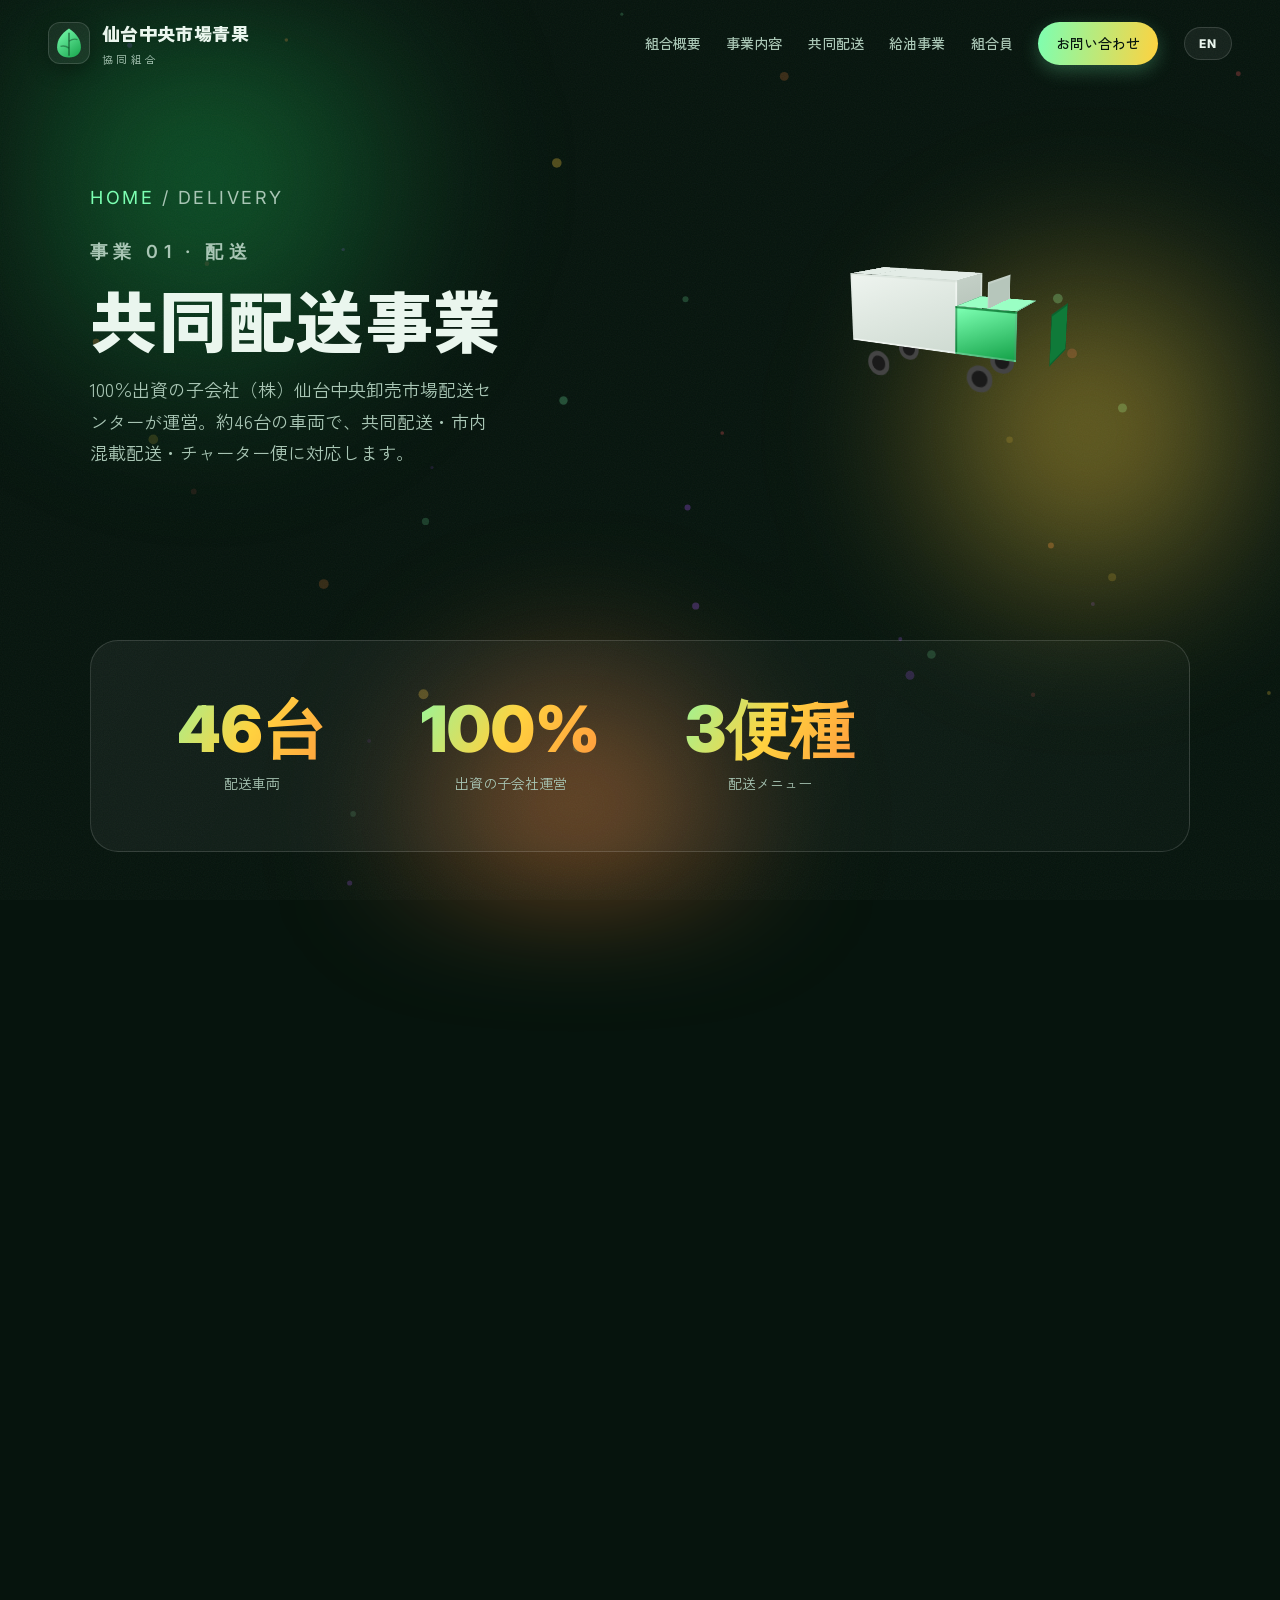
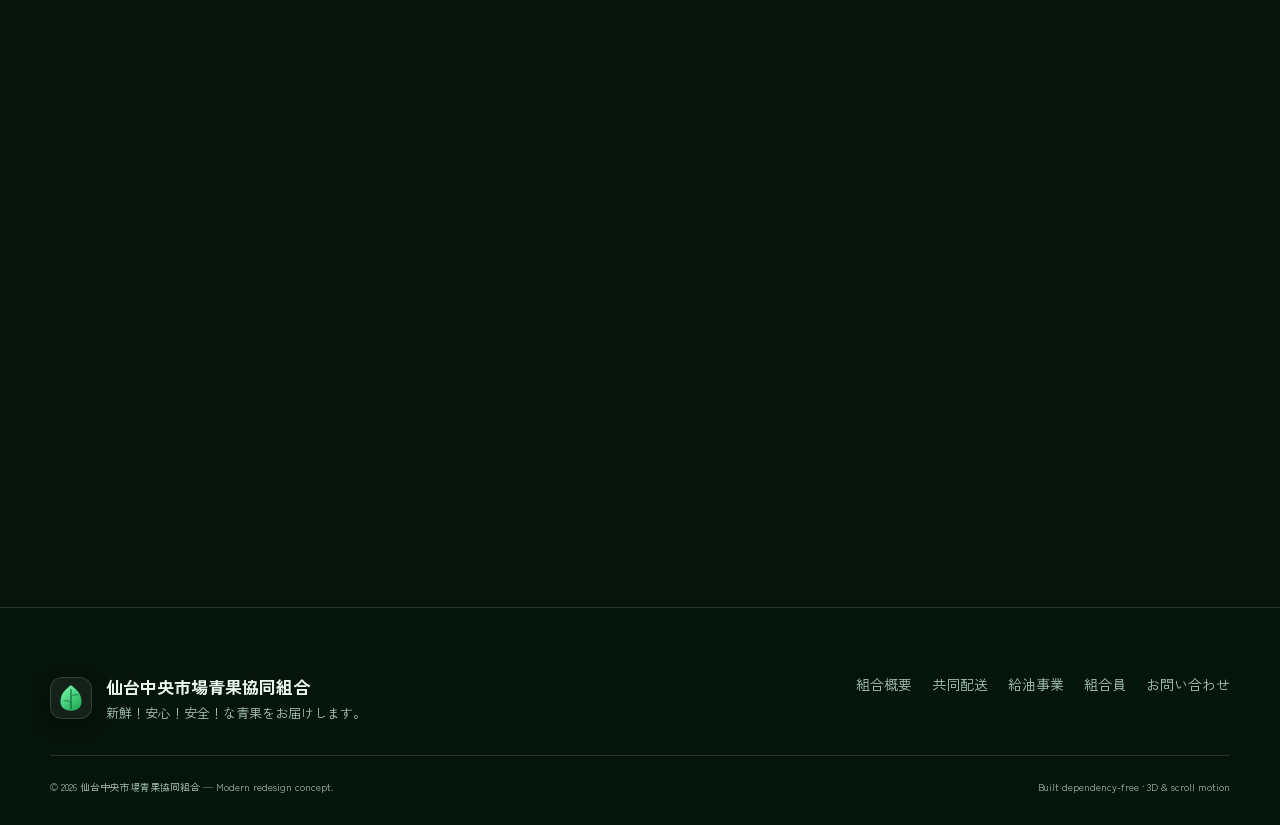
<file: sendai-seika-modern/delivery.html>
<!DOCTYPE html>
<html lang="ja" data-en-title="Joint Delivery ｜ Sendai Central Market Produce Cooperative">
<head>
<meta charset="UTF-8" />
<meta name="viewport" content="width=device-width, initial-scale=1.0" />
<meta name="theme-color" content="#0a1f14" />
<title>共同配送事業 ｜ 仙台中央市場青果協同組合</title>
<meta name="description" content="仙台中央市場青果協同組合の共同配送事業。100%出資の子会社（株）仙台中央卸売市場配送センターが約46台の車両で共同配送・市内混載・チャーター便を運行します。" />
<link rel="preconnect" href="https://fonts.googleapis.com" />
<link rel="preconnect" href="https://fonts.gstatic.com" crossorigin />
<link href="https://fonts.googleapis.com/css2?family=Inter:wght@400;500;600;800;900&family=Noto+Sans+JP:wght@400;500;700;900&family=Zen+Kaku+Gothic+New:wght@500;700;900&display=swap" rel="stylesheet" />
<link rel="icon" href="assets/favicon.svg" type="image/svg+xml" />
<link rel="stylesheet" href="css/styles.css" />
</head>
<body>
<div class="scroll-progress" id="scrollProgress" aria-hidden="true"></div>
<canvas id="bgCanvas" class="bg-canvas" aria-hidden="true"></canvas>
<div class="aurora" aria-hidden="true"><span class="aurora__blob aurora__blob--1"></span><span class="aurora__blob aurora__blob--2"></span><span class="aurora__blob aurora__blob--3"></span></div>

<header class="nav" id="nav">
  <a class="nav__brand" href="index.html#top" aria-label="仙台中央市場青果協同組合 トップへ">
    <span class="nav__logo" aria-hidden="true"><svg viewBox="0 0 40 40" width="34" height="34"><use href="#leafmark"/></svg></span>
    <span class="nav__brand-text"><strong data-en="Sendai Central Produce">仙台中央市場青果</strong><small data-en="Cooperative">協同組合</small></span>
  </a>
  <nav class="nav__links" aria-label="メインメニュー">
    <a href="company.html" data-en="Overview">組合概要</a>
    <a href="index.html#business" data-en="Business">事業内容</a>
    <a href="delivery.html" data-en="Delivery">共同配送</a>
    <a href="fuel.html" data-en="Fuel">給油事業</a>
    <a href="members.html" data-en="Members">組合員</a>
    <a href="index.html#contact" class="nav__cta" data-en="Contact">お問い合わせ</a>
    <button class="lang-toggle" id="langToggle" type="button" aria-label="Switch to English">EN</button>
  </nav>
  <button class="nav__burger" id="navBurger" aria-label="メニューを開く" aria-expanded="false"><span></span><span></span><span></span></button>
</header>

<main>
  <section class="page-hero">
    <div>
      <p class="crumbs"><a href="index.html#top">HOME</a> / <span>DELIVERY</span></p>
      <p class="page-hero__eyebrow" data-en="BUSINESS 01 · DELIVERY">事業 01 · 配送</p>
      <h1 data-en="Joint <br>Delivery">共同配送事業</h1>
      <p data-en="Run by our wholly owned subsidiary, the Sendai Central Wholesale Market Delivery Center, with about 46 vehicles serving joint, mixed-load and charter delivery.">100％出資の子会社（株）仙台中央卸売市場配送センターが運営。約46台の車両で、共同配送・市内混載配送・チャーター便に対応します。</p>
    </div>
    <div class="page-hero__art" aria-hidden="true">
      <div class="truck-stage">
        <div class="truck">
          <div class="truck__box"><span class="s f"></span><span class="s b"></span><span class="s l"></span><span class="s r"></span><span class="s t"></span></div>
          <div class="truck__cab"><span class="s f"></span><span class="s r"></span><span class="s t"></span></div>
          <span class="truck__wheel a"></span><span class="truck__wheel b"></span>
          <span class="truck__wheel w2 a2"></span><span class="truck__wheel w2 b2"></span>
        </div>
      </div>
    </div>
  </section>

  <section class="section stats">
    <div class="stats__inner">
      <div class="stat reveal" data-reveal><span class="stat__num" data-count="46" data-suffix="台">0</span><span class="stat__label" data-en="Vehicles in the fleet">配送車両</span></div>
      <div class="stat reveal" data-reveal data-delay="80"><span class="stat__num" data-count="100" data-suffix="%">0</span><span class="stat__label" data-en="Owned subsidiary">出資の子会社運営</span></div>
      <div class="stat reveal" data-reveal data-delay="160"><span class="stat__num" data-count="3" data-suffix="便種">0</span><span class="stat__label" data-en="Delivery service types">配送メニュー</span></div>
    </div>
  </section>

  <section class="section">
    <div class="section__head">
      <p class="kicker reveal" data-reveal data-en="SERVICES">SERVICES · 配送メニュー</p>
      <h2 class="reveal" data-reveal data-delay="80" data-en="Three ways we deliver">3つの配送スタイル</h2>
    </div>
    <ul class="focus__features">
      <li class="feature reveal" data-reveal data-delay="80"><span class="feature__no">01</span><div><h3 data-en="Joint delivery">共同配送</h3><p data-en="Consolidating multiple shippers' goods onto shared routes for efficient, lower-cost delivery.">複数の荷主の商品をまとめ、共同のルートで効率よく・低コストにお届けします。</p></div></li>
      <li class="feature reveal" data-reveal data-delay="140"><span class="feature__no">02</span><div><h3 data-en="In-city mixed-load delivery">市内混載配送</h3><p data-en="Mixed-load runs across the city keep small and frequent orders flowing smoothly.">市内向けの混載便で、小口・多頻度の注文もスムーズに循環させます。</p></div></li>
      <li class="feature reveal" data-reveal data-delay="200"><span class="feature__no">03</span><div><h3 data-en="Charter delivery">チャーター便</h3><p data-en="Dedicated charter vehicles for volume, urgent or special transport needs.">まとまった量や急ぎ・特別な輸送には、専用のチャーター便で対応します。</p></div></li>
    </ul>
  </section>

  <section class="section">
    <div class="section__head">
      <p class="kicker reveal" data-reveal data-en="OPERATOR">OPERATOR · 運営会社</p>
      <h2 class="reveal" data-reveal data-delay="80" data-en="The Delivery Center">配送センター</h2>
    </div>
    <div class="prose reveal" data-reveal data-delay="120">
      <p data-en="Our joint delivery business is operated by <strong>Sendai Central Wholesale Market Delivery Center Co., Ltd.</strong>, a wholly owned (100%) subsidiary of the cooperative. With a fleet of roughly <strong>46 vehicles</strong>, it carries the market's fresh produce to stores and buyers — fresh, safe and on time."><strong>（株）仙台中央卸売市場配送センター</strong>は、当組合が100％出資する子会社です。約<strong>46台</strong>の車両を擁し、市場の新鮮な青果を店舗・実需者のもとへ、鮮度そのままに・時間どおりにお届けします。</p>
      <p data-en="Tightly linked with our storage and in-market transport function, the center makes the whole chain — from the market floor to the customer's door — a single, seamless flow.">貯蔵保管・場内運搬の機能と密接に連携し、市場のセリ場からお客様の元までを、ひとつの切れ目のない流れにします。</p>
    </div>
  </section>
</main>

<footer class="footer">
  <div class="footer__top">
    <div class="footer__brand"><span class="nav__logo" aria-hidden="true"><svg viewBox="0 0 40 40" width="30" height="30"><use href="#leafmark"/></svg></span>
      <div><strong data-en="Sendai Central Market Produce Cooperative">仙台中央市場青果協同組合</strong><p data-en="Delivering fresh, safe and secure produce.">新鮮！安心！安全！な青果をお届けします。</p></div></div>
    <nav class="footer__nav" aria-label="フッターメニュー">
      <a href="company.html" data-en="Overview">組合概要</a><a href="delivery.html" data-en="Delivery">共同配送</a><a href="fuel.html" data-en="Fuel">給油事業</a><a href="members.html" data-en="Members">組合員</a><a href="index.html#contact" data-en="Contact">お問い合わせ</a>
    </nav>
  </div>
  <div class="footer__bottom"><small>© <span id="year"></span> 仙台中央市場青果協同組合 — Modern redesign concept.</small><small data-en="Built dependency-free · 3D &amp; scroll motion">Built dependency-free · 3D &amp; scroll motion</small></div>
</footer>

<svg width="0" height="0" style="position:absolute" aria-hidden="true"><defs>
  <symbol id="leafmark" viewBox="0 0 40 40">
    <path d="M20 3C11 9 6 16 6 25c0 7 5 12 14 12s14-5 14-12C34 16 29 9 20 3Z" fill="url(#lg1)"/>
    <path d="M20 8c0 12 0 20 0 27" stroke="#0a3d1f" stroke-width="2" fill="none" opacity=".55"/>
    <path d="M20 18c4-3 7-3 10-2M20 26c-4-3-7-3-10-2" stroke="#0a3d1f" stroke-width="1.6" fill="none" opacity=".45"/>
    <linearGradient id="lg1" x1="6" y1="3" x2="34" y2="37" gradientUnits="userSpaceOnUse"><stop stop-color="#7CFFB2"/><stop offset="1" stop-color="#16A34A"/></linearGradient>
  </symbol>
</defs></svg>

<script src="js/i18n.js"></script>
<script src="js/main.js"></script>
</body>
</html>
</file>
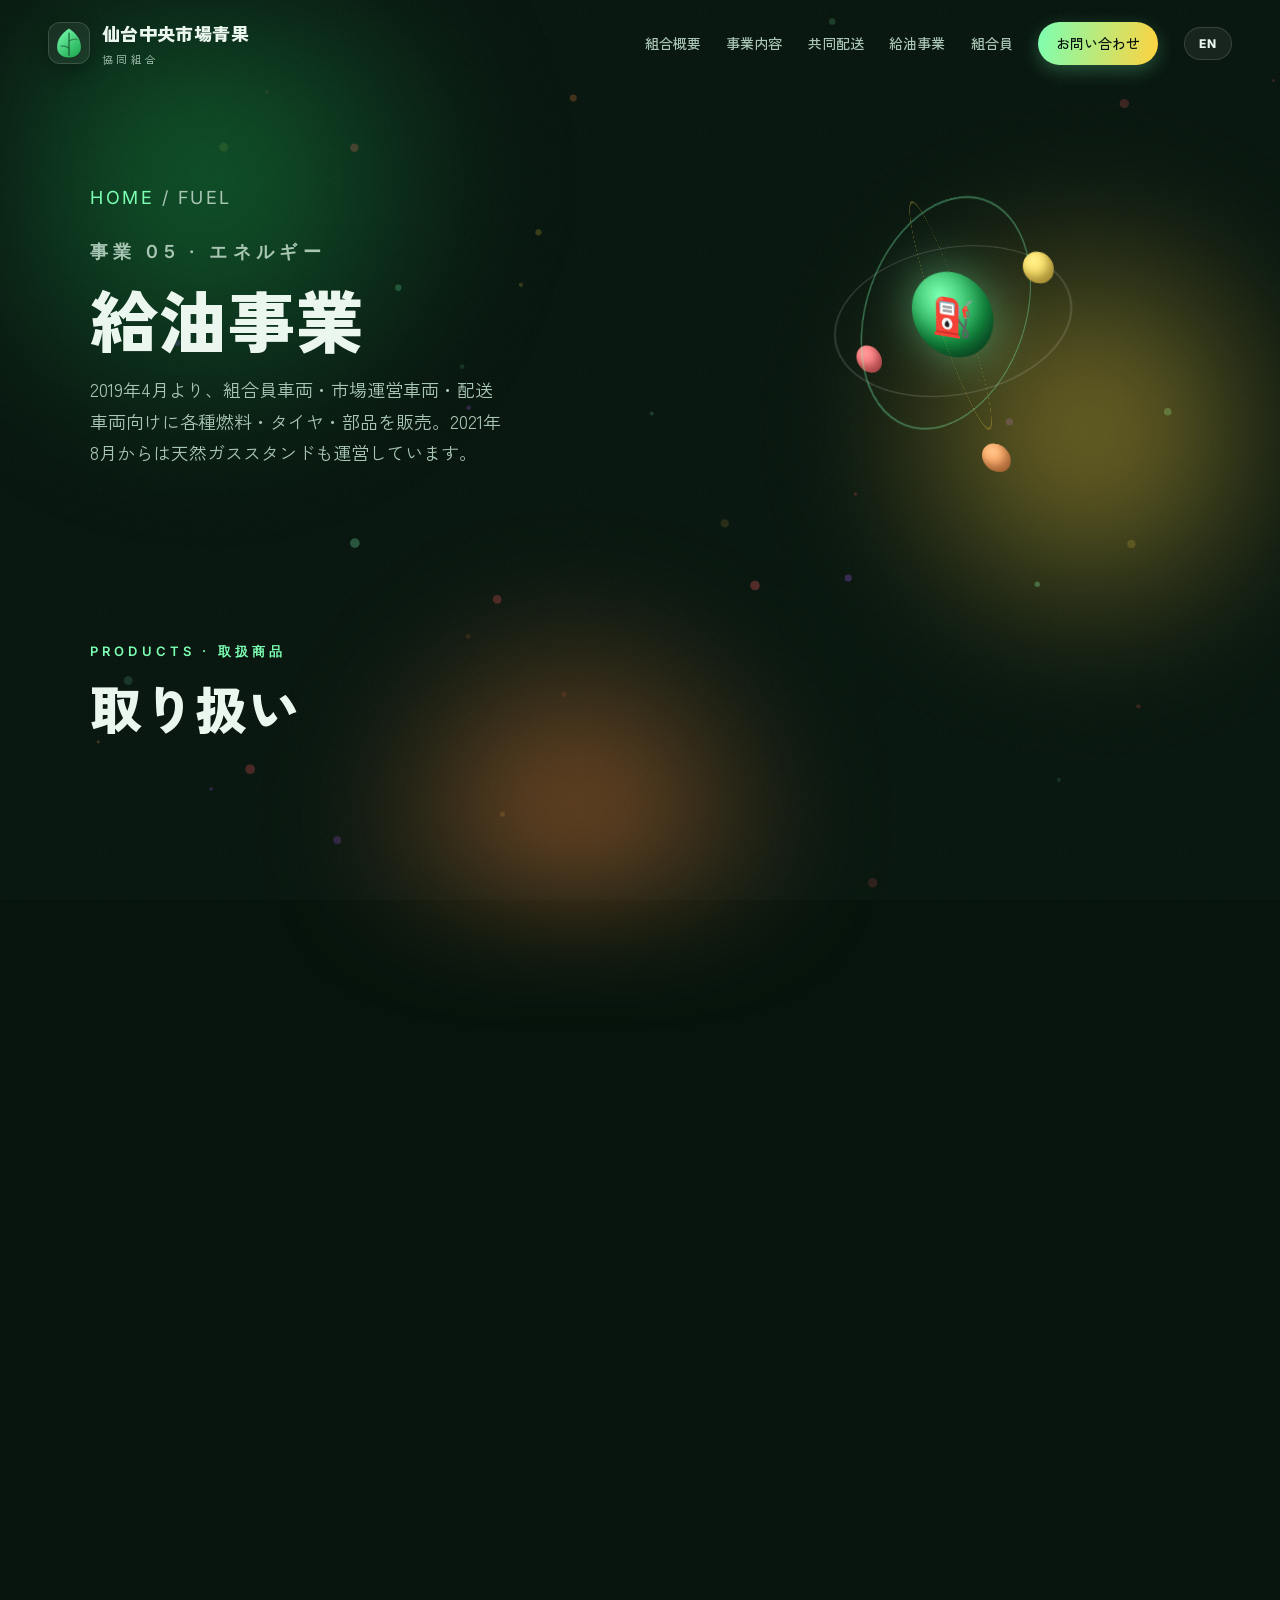
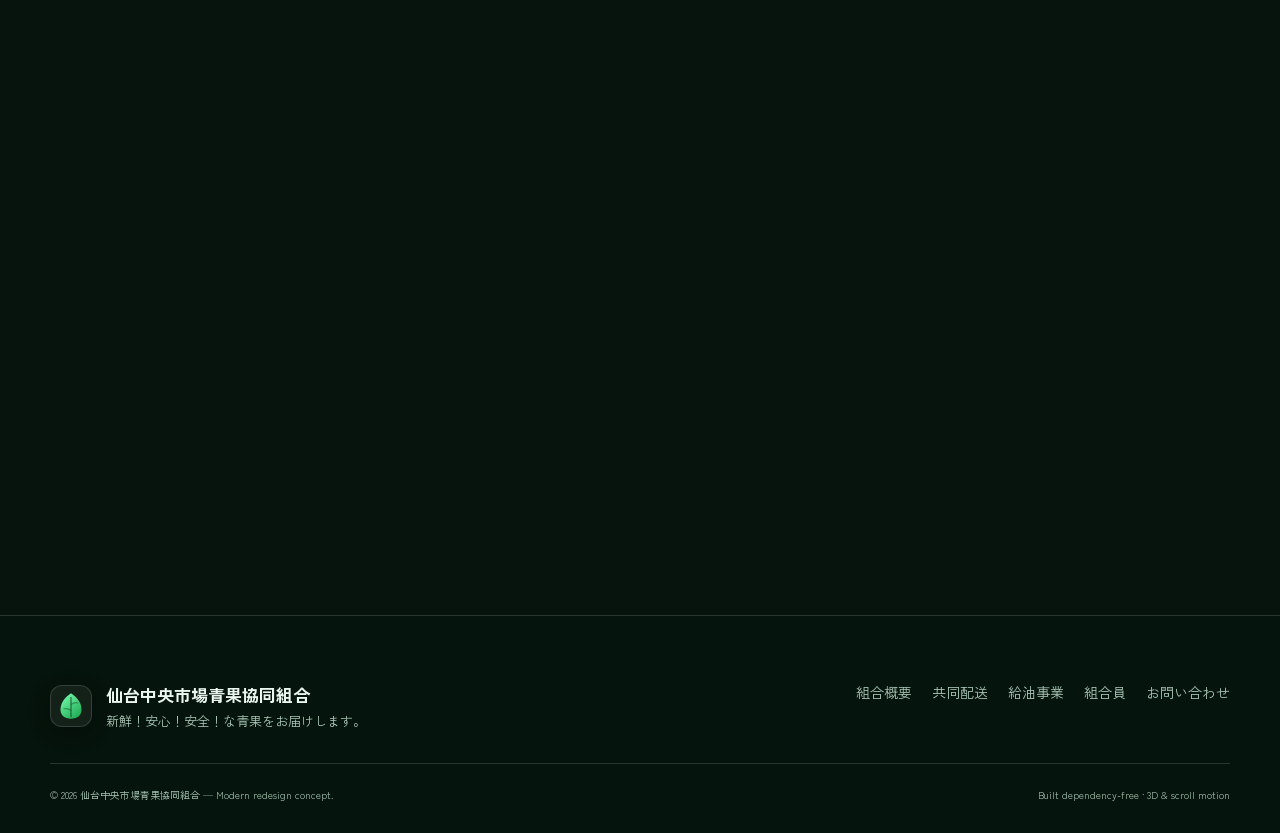
<file: sendai-seika-modern/fuel.html>
<!DOCTYPE html>
<html lang="ja" data-en-title="Fuel Service ｜ Sendai Central Market Produce Cooperative">
<head>
<meta charset="UTF-8" />
<meta name="viewport" content="width=device-width, initial-scale=1.0" />
<meta name="theme-color" content="#0a1f14" />
<title>給油事業 ｜ 仙台中央市場青果協同組合</title>
<meta name="description" content="仙台中央市場青果協同組合の給油事業。2019年4月より組合員車両・市場運営車両・配送車両向けに燃料・タイヤ・部品を販売、2021年8月より天然ガススタンドも運営。" />
<link rel="preconnect" href="https://fonts.googleapis.com" />
<link rel="preconnect" href="https://fonts.gstatic.com" crossorigin />
<link href="https://fonts.googleapis.com/css2?family=Inter:wght@400;500;600;800;900&family=Noto+Sans+JP:wght@400;500;700;900&family=Zen+Kaku+Gothic+New:wght@500;700;900&display=swap" rel="stylesheet" />
<link rel="icon" href="assets/favicon.svg" type="image/svg+xml" />
<link rel="stylesheet" href="css/styles.css" />
</head>
<body>
<div class="scroll-progress" id="scrollProgress" aria-hidden="true"></div>
<canvas id="bgCanvas" class="bg-canvas" aria-hidden="true"></canvas>
<div class="aurora" aria-hidden="true"><span class="aurora__blob aurora__blob--1"></span><span class="aurora__blob aurora__blob--2"></span><span class="aurora__blob aurora__blob--3"></span></div>

<header class="nav" id="nav">
  <a class="nav__brand" href="index.html#top" aria-label="仙台中央市場青果協同組合 トップへ">
    <span class="nav__logo" aria-hidden="true"><svg viewBox="0 0 40 40" width="34" height="34"><use href="#leafmark"/></svg></span>
    <span class="nav__brand-text"><strong data-en="Sendai Central Produce">仙台中央市場青果</strong><small data-en="Cooperative">協同組合</small></span>
  </a>
  <nav class="nav__links" aria-label="メインメニュー">
    <a href="company.html" data-en="Overview">組合概要</a>
    <a href="index.html#business" data-en="Business">事業内容</a>
    <a href="delivery.html" data-en="Delivery">共同配送</a>
    <a href="fuel.html" data-en="Fuel">給油事業</a>
    <a href="members.html" data-en="Members">組合員</a>
    <a href="index.html#contact" class="nav__cta" data-en="Contact">お問い合わせ</a>
    <button class="lang-toggle" id="langToggle" type="button" aria-label="Switch to English">EN</button>
  </nav>
  <button class="nav__burger" id="navBurger" aria-label="メニューを開く" aria-expanded="false"><span></span><span></span><span></span></button>
</header>

<main>
  <section class="page-hero">
    <div>
      <p class="crumbs"><a href="index.html#top">HOME</a> / <span>FUEL</span></p>
      <p class="page-hero__eyebrow" data-en="BUSINESS 05 · ENERGY">事業 05 · エネルギー</p>
      <h1 data-en="Fuel <br>Service">給油事業</h1>
      <p data-en="Since April 2019 we supply fuels, tires and parts for member, market and delivery vehicles. A natural-gas station has been running since August 2021.">2019年4月より、組合員車両・市場運営車両・配送車両向けに各種燃料・タイヤ・部品を販売。2021年8月からは天然ガススタンドも運営しています。</p>
    </div>
    <div class="page-hero__art" aria-hidden="true">
      <div class="motif">
        <span class="motif__ring motif__ring--1"></span><span class="motif__ring motif__ring--2"></span><span class="motif__ring motif__ring--3"></span>
        <span class="motif__core">⛽</span>
        <span class="motif__sat motif__sat--1"></span><span class="motif__sat motif__sat--2"></span><span class="motif__sat motif__sat--3"></span>
      </div>
    </div>
  </section>

  <section class="section">
    <div class="section__head">
      <p class="kicker reveal" data-reveal data-en="PRODUCTS">PRODUCTS · 取扱商品</p>
      <h2 class="reveal" data-reveal data-delay="80" data-en="What we supply">取り扱い</h2>
    </div>
    <div class="about__cards">
      <article class="glass reveal" data-reveal data-delay="80"><div class="glass__icon">⛽</div><h3 data-en="Fuels">各種燃料</h3><p data-en="High-grade gasoline, regular gasoline, diesel and kerosene.">ハイグレードガソリン・レギュラー・軽油・灯油。</p></article>
      <article class="glass reveal" data-reveal data-delay="160"><div class="glass__icon">🛞</div><h3 data-en="Tires &amp; parts">タイヤ・部品</h3><p data-en="Tires and replacement parts to keep vehicles running.">車両を支えるタイヤや交換部品も販売。</p></article>
      <article class="glass reveal" data-reveal data-delay="240"><div class="glass__icon">🌿</div><h3 data-en="Natural gas">天然ガス</h3><p data-en="A natural-gas station in operation since August 2021.">2021年8月より天然ガススタンドを運営。</p></article>
    </div>
  </section>

  <section class="section">
    <div class="section__head">
      <p class="kicker reveal" data-reveal data-en="HISTORY">HISTORY · 沿革</p>
      <h2 class="reveal" data-reveal data-delay="80" data-en="A growing energy business">広がるエネルギー事業</h2>
    </div>
    <ol class="timeline reveal" data-reveal data-delay="120">
      <li><time>2019.04</time><h3 data-en="Fuel service launched">給油事業を開始</h3><p data-en="Began selling high-grade and regular gasoline, diesel and kerosene — plus tires and parts — for member, market-operation and delivery vehicles.">組合員車両・市場運営車両・配送車両向けに、ハイオク／レギュラー／軽油／灯油、タイヤ・部品の販売を開始。</p></li>
      <li><time>2021.08</time><h3 data-en="Natural-gas station opened">天然ガススタンドを開設</h3><p data-en="Added a natural-gas station, broadening fuel options for the market's vehicles.">天然ガススタンドを開設し、市場車両への燃料供給の選択肢を拡大。</p></li>
    </ol>
  </section>

  <section class="section">
    <div class="section__head">
      <p class="kicker reveal" data-reveal data-en="FOR WHOM">FOR WHOM · 対象</p>
      <h2 class="reveal" data-reveal data-delay="80" data-en="Who we fuel">給油の対象</h2>
    </div>
    <div class="prose reveal" data-reveal data-delay="120">
      <p data-en="The fuel service supports the vehicles that keep the market in motion: <strong>member companies' vehicles</strong>, <strong>market-operation vehicles</strong>, and the <strong>delivery fleet</strong>. By fueling on-site, we keep the cooperative's logistics running without interruption.">給油事業は、市場を動かす車両を支えます。<strong>組合員企業の車両</strong>、<strong>市場運営の車両</strong>、そして<strong>配送車両</strong>。市場内で給油できることで、組合の物流を止めることなく動かし続けます。</p>
    </div>
  </section>
</main>

<footer class="footer">
  <div class="footer__top">
    <div class="footer__brand"><span class="nav__logo" aria-hidden="true"><svg viewBox="0 0 40 40" width="30" height="30"><use href="#leafmark"/></svg></span>
      <div><strong data-en="Sendai Central Market Produce Cooperative">仙台中央市場青果協同組合</strong><p data-en="Delivering fresh, safe and secure produce.">新鮮！安心！安全！な青果をお届けします。</p></div></div>
    <nav class="footer__nav" aria-label="フッターメニュー">
      <a href="company.html" data-en="Overview">組合概要</a><a href="delivery.html" data-en="Delivery">共同配送</a><a href="fuel.html" data-en="Fuel">給油事業</a><a href="members.html" data-en="Members">組合員</a><a href="index.html#contact" data-en="Contact">お問い合わせ</a>
    </nav>
  </div>
  <div class="footer__bottom"><small>© <span id="year"></span> 仙台中央市場青果協同組合 — Modern redesign concept.</small><small data-en="Built dependency-free · 3D &amp; scroll motion">Built dependency-free · 3D &amp; scroll motion</small></div>
</footer>

<svg width="0" height="0" style="position:absolute" aria-hidden="true"><defs>
  <symbol id="leafmark" viewBox="0 0 40 40">
    <path d="M20 3C11 9 6 16 6 25c0 7 5 12 14 12s14-5 14-12C34 16 29 9 20 3Z" fill="url(#lg1)"/>
    <path d="M20 8c0 12 0 20 0 27" stroke="#0a3d1f" stroke-width="2" fill="none" opacity=".55"/>
    <path d="M20 18c4-3 7-3 10-2M20 26c-4-3-7-3-10-2" stroke="#0a3d1f" stroke-width="1.6" fill="none" opacity=".45"/>
    <linearGradient id="lg1" x1="6" y1="3" x2="34" y2="37" gradientUnits="userSpaceOnUse"><stop stop-color="#7CFFB2"/><stop offset="1" stop-color="#16A34A"/></linearGradient>
  </symbol>
</defs></svg>

<script src="js/i18n.js"></script>
<script src="js/main.js"></script>
</body>
</html>
</file>
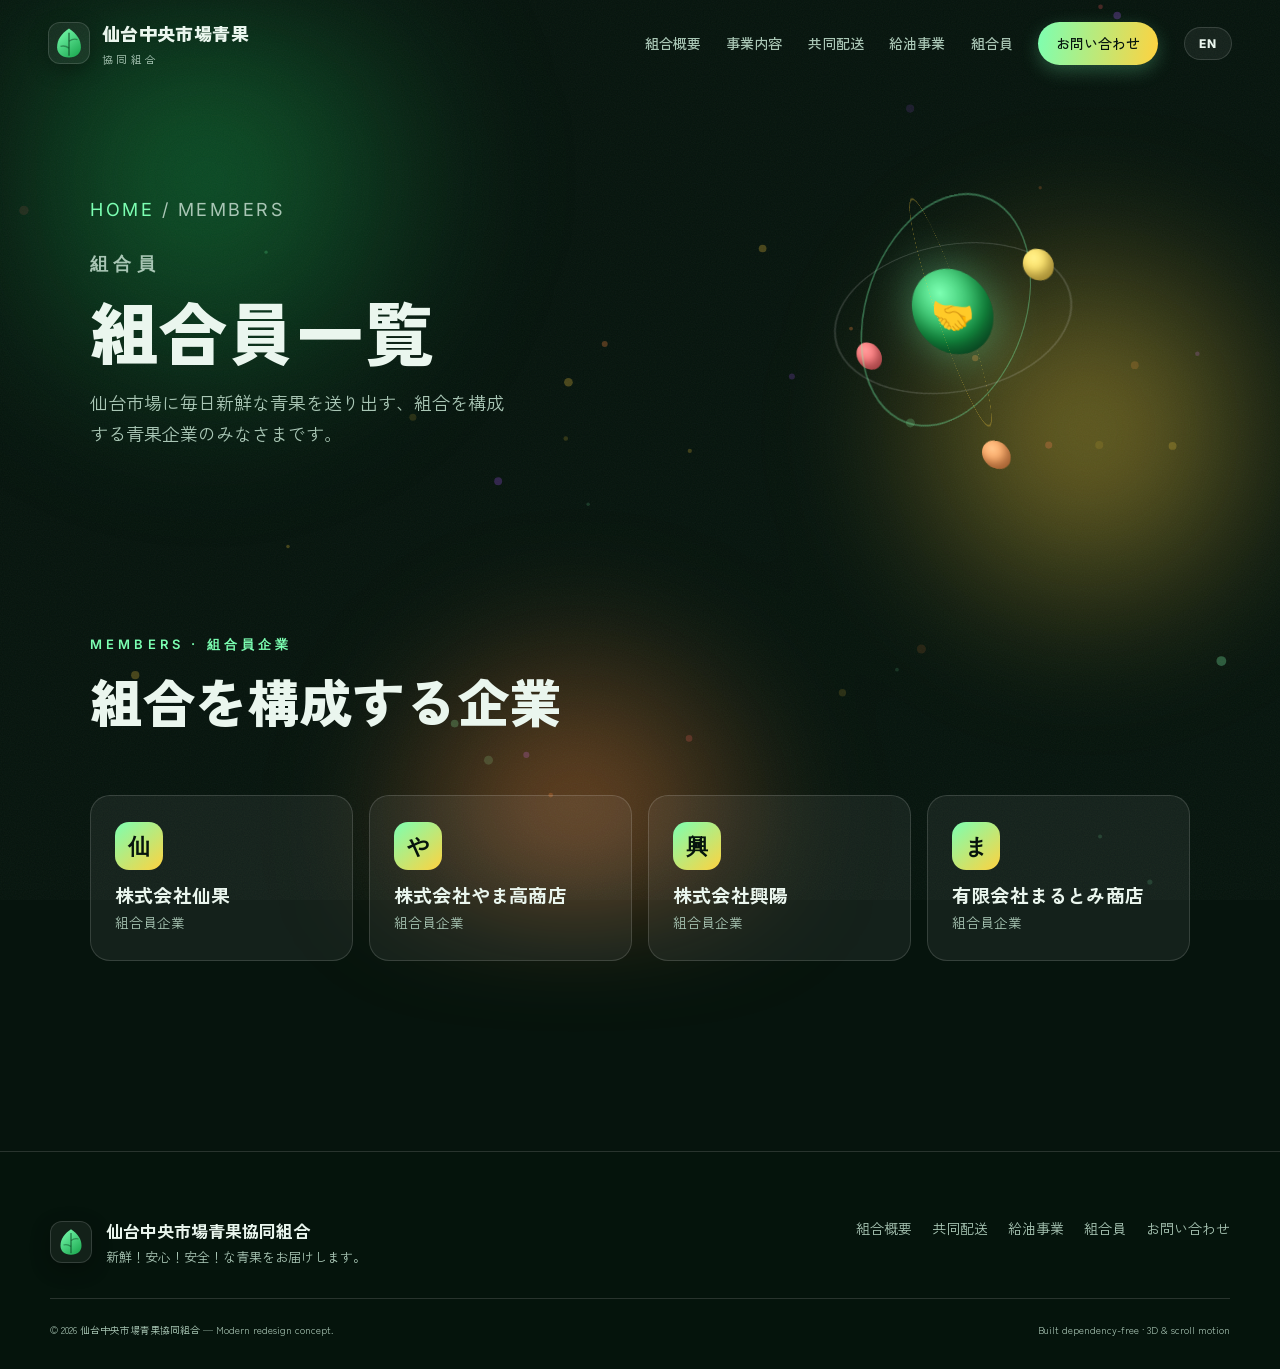
<file: sendai-seika-modern/members.html>
<!DOCTYPE html>
<html lang="ja" data-en-title="Members ｜ Sendai Central Market Produce Cooperative">
<head>
<meta charset="UTF-8" />
<meta name="viewport" content="width=device-width, initial-scale=1.0" />
<meta name="theme-color" content="#0a1f14" />
<title>組合員一覧 ｜ 仙台中央市場青果協同組合</title>
<meta name="description" content="仙台中央市場青果協同組合の組合員企業一覧。" />
<link rel="preconnect" href="https://fonts.googleapis.com" />
<link rel="preconnect" href="https://fonts.gstatic.com" crossorigin />
<link href="https://fonts.googleapis.com/css2?family=Inter:wght@400;500;600;800;900&family=Noto+Sans+JP:wght@400;500;700;900&family=Zen+Kaku+Gothic+New:wght@500;700;900&display=swap" rel="stylesheet" />
<link rel="icon" href="assets/favicon.svg" type="image/svg+xml" />
<link rel="stylesheet" href="css/styles.css" />
</head>
<body>
<div class="scroll-progress" id="scrollProgress" aria-hidden="true"></div>
<canvas id="bgCanvas" class="bg-canvas" aria-hidden="true"></canvas>
<div class="aurora" aria-hidden="true"><span class="aurora__blob aurora__blob--1"></span><span class="aurora__blob aurora__blob--2"></span><span class="aurora__blob aurora__blob--3"></span></div>

<header class="nav" id="nav">
  <a class="nav__brand" href="index.html#top" aria-label="仙台中央市場青果協同組合 トップへ">
    <span class="nav__logo" aria-hidden="true"><svg viewBox="0 0 40 40" width="34" height="34"><use href="#leafmark"/></svg></span>
    <span class="nav__brand-text"><strong data-en="Sendai Central Produce">仙台中央市場青果</strong><small data-en="Cooperative">協同組合</small></span>
  </a>
  <nav class="nav__links" aria-label="メインメニュー">
    <a href="company.html" data-en="Overview">組合概要</a>
    <a href="index.html#business" data-en="Business">事業内容</a>
    <a href="delivery.html" data-en="Delivery">共同配送</a>
    <a href="fuel.html" data-en="Fuel">給油事業</a>
    <a href="members.html" data-en="Members">組合員</a>
    <a href="index.html#contact" class="nav__cta" data-en="Contact">お問い合わせ</a>
    <button class="lang-toggle" id="langToggle" type="button" aria-label="Switch to English">EN</button>
  </nav>
  <button class="nav__burger" id="navBurger" aria-label="メニューを開く" aria-expanded="false"><span></span><span></span><span></span></button>
</header>

<main>
  <section class="page-hero">
    <div>
      <p class="crumbs"><a href="index.html#top">HOME</a> / <span>MEMBERS</span></p>
      <p class="page-hero__eyebrow" data-en="OUR MEMBERS">組合員</p>
      <h1 data-en="Member <br>Companies">組合員一覧</h1>
      <p data-en="The produce companies that make up the cooperative and bring fresh fruit and vegetables to the Sendai market every day.">仙台市場に毎日新鮮な青果を送り出す、組合を構成する青果企業のみなさまです。</p>
    </div>
    <div class="page-hero__art" aria-hidden="true">
      <div class="motif">
        <span class="motif__ring motif__ring--1"></span><span class="motif__ring motif__ring--2"></span><span class="motif__ring motif__ring--3"></span>
        <span class="motif__core">🤝</span>
        <span class="motif__sat motif__sat--1"></span><span class="motif__sat motif__sat--2"></span><span class="motif__sat motif__sat--3"></span>
      </div>
    </div>
  </section>

  <section class="section">
    <div class="section__head">
      <p class="kicker reveal" data-reveal data-en="MEMBERS">MEMBERS · 組合員企業</p>
      <h2 class="reveal" data-reveal data-delay="80" data-en="Companies of the cooperative">組合を構成する企業</h2>
    </div>
    <div class="members-grid">
      <article class="member reveal" data-reveal data-delay="40"><div class="member__avatar">仙</div><h3 data-en="Senka Co., Ltd.">株式会社仙果</h3><p data-en="Member company">組合員企業</p></article>
      <article class="member reveal" data-reveal data-delay="100"><div class="member__avatar">や</div><h3 data-en="Yamataka Shoten Co., Ltd.">株式会社やま高商店</h3><p data-en="Member company">組合員企業</p></article>
      <article class="member reveal" data-reveal data-delay="160"><div class="member__avatar">興</div><h3 data-en="Koyo Co., Ltd.">株式会社興陽</h3><p data-en="Member company">組合員企業</p></article>
      <article class="member reveal" data-reveal data-delay="220"><div class="member__avatar">ま</div><h3 data-en="Marutomi Shoten Ltd.">有限会社まるとみ商店</h3><p data-en="Member company">組合員企業</p></article>
    </div>
    <p class="note reveal" data-reveal data-delay="120" data-en="Note: this is a partial list reconstructed from public references. The full, official member directory is published on the original site (memberlist pages on www.ssn.or.jp).">※ こちらは公開情報から再構成した一部の組合員リストです。正式な組合員名簿は元サイト（www.ssn.or.jp の memberlist 各ページ）に掲載されています。</p>
  </section>
</main>

<footer class="footer">
  <div class="footer__top">
    <div class="footer__brand"><span class="nav__logo" aria-hidden="true"><svg viewBox="0 0 40 40" width="30" height="30"><use href="#leafmark"/></svg></span>
      <div><strong data-en="Sendai Central Market Produce Cooperative">仙台中央市場青果協同組合</strong><p data-en="Delivering fresh, safe and secure produce.">新鮮！安心！安全！な青果をお届けします。</p></div></div>
    <nav class="footer__nav" aria-label="フッターメニュー">
      <a href="company.html" data-en="Overview">組合概要</a><a href="delivery.html" data-en="Delivery">共同配送</a><a href="fuel.html" data-en="Fuel">給油事業</a><a href="members.html" data-en="Members">組合員</a><a href="index.html#contact" data-en="Contact">お問い合わせ</a>
    </nav>
  </div>
  <div class="footer__bottom"><small>© <span id="year"></span> 仙台中央市場青果協同組合 — Modern redesign concept.</small><small data-en="Built dependency-free · 3D &amp; scroll motion">Built dependency-free · 3D &amp; scroll motion</small></div>
</footer>

<svg width="0" height="0" style="position:absolute" aria-hidden="true"><defs>
  <symbol id="leafmark" viewBox="0 0 40 40">
    <path d="M20 3C11 9 6 16 6 25c0 7 5 12 14 12s14-5 14-12C34 16 29 9 20 3Z" fill="url(#lg1)"/>
    <path d="M20 8c0 12 0 20 0 27" stroke="#0a3d1f" stroke-width="2" fill="none" opacity=".55"/>
    <path d="M20 18c4-3 7-3 10-2M20 26c-4-3-7-3-10-2" stroke="#0a3d1f" stroke-width="1.6" fill="none" opacity=".45"/>
    <linearGradient id="lg1" x1="6" y1="3" x2="34" y2="37" gradientUnits="userSpaceOnUse"><stop stop-color="#7CFFB2"/><stop offset="1" stop-color="#16A34A"/></linearGradient>
  </symbol>
</defs></svg>

<script src="js/i18n.js"></script>
<script src="js/main.js"></script>
</body>
</html>
</file>
<file: css/styles.css>
/* =========================================================
   仙台中央市場青果協同組合 — Modern redesign
   Dependency-free. 3D (CSS transforms) + scroll motion.
   ========================================================= */

:root{
  --bg:#06140d;
  --bg-2:#0a1f14;
  --ink:#eaf6ee;
  --ink-dim:#a9c6b5;
  --green:#16a34a;
  --green-bright:#7cffb2;
  --green-deep:#0a3d1f;
  --citrus:#ffd23f;
  --orange:#ff8a3d;
  --tomato:#ff5a5f;
  --berry:#a855f7;
  --glass:rgba(255,255,255,.06);
  --glass-brd:rgba(255,255,255,.14);
  --maxw:1180px;
  --ease:cubic-bezier(.22,1,.36,1);
  --font-jp:"Zen Kaku Gothic New","Noto Sans JP",system-ui,sans-serif;
  --font-en:"Inter",system-ui,sans-serif;
}

*{box-sizing:border-box;margin:0;padding:0}
html{scroll-behavior:smooth;overflow-x:hidden}
body{
  font-family:var(--font-jp);
  background:var(--bg);
  color:var(--ink);
  line-height:1.75;
  overflow-x:hidden;
  -webkit-font-smoothing:antialiased;
}
img{max-width:100%;display:block}
a{color:inherit;text-decoration:none}
h1,h2,h3{font-family:var(--font-jp);line-height:1.18;letter-spacing:.01em}

.grad{
  background:linear-gradient(100deg,var(--green-bright),var(--citrus) 60%,var(--orange));
  -webkit-background-clip:text;background-clip:text;color:transparent;
}

/* ---------- Background FX ---------- */
.bg-canvas{position:fixed;inset:0;z-index:-3;opacity:.5}
.aurora{position:fixed;inset:0;z-index:-2;overflow:hidden;filter:blur(60px);pointer-events:none}
.aurora__blob{position:absolute;border-radius:50%;opacity:.5;mix-blend-mode:screen;animation:drift 22s var(--ease) infinite alternate}
.aurora__blob--1{width:48vw;height:48vw;left:-8vw;top:-10vw;background:radial-gradient(circle,#16a34a,transparent 65%)}
.aurora__blob--2{width:42vw;height:42vw;right:-6vw;top:18vh;background:radial-gradient(circle,#ffd23f,transparent 62%);animation-delay:-6s}
.aurora__blob--3{width:40vw;height:40vw;left:25vw;bottom:-14vw;background:radial-gradient(circle,#ff8a3d,transparent 62%);animation-delay:-12s}
@keyframes drift{to{transform:translate3d(6vw,4vh,0) scale(1.15)}}

body::after{ /* subtle grain */
  content:"";position:fixed;inset:0;z-index:-1;pointer-events:none;opacity:.05;
  background-image:url("data:image/svg+xml,%3Csvg xmlns='http://www.w3.org/2000/svg' width='120' height='120'%3E%3Cfilter id='n'%3E%3CfeTurbulence type='fractalNoise' baseFrequency='.85' numOctaves='2'/%3E%3C/filter%3E%3Crect width='100%25' height='100%25' filter='url(%23n)'/%3E%3C/svg%3E");
}

/* ---------- Scroll progress ---------- */
.scroll-progress{position:fixed;top:0;left:0;height:3px;width:0;z-index:200;
  background:linear-gradient(90deg,var(--green-bright),var(--citrus),var(--orange));
  box-shadow:0 0 12px rgba(124,255,178,.6)}

/* ---------- Nav ---------- */
.nav{
  position:fixed;top:0;left:0;right:0;z-index:100;
  display:flex;align-items:center;justify-content:space-between;
  padding:18px clamp(16px,4vw,48px);
  transition:background .4s var(--ease),backdrop-filter .4s,padding .4s var(--ease);
}
.nav.scrolled{
  background:rgba(6,20,13,.7);backdrop-filter:blur(14px);
  border-bottom:1px solid var(--glass-brd);padding-top:12px;padding-bottom:12px;
}
.nav__brand{display:flex;align-items:center;gap:12px}
.nav__logo{display:grid;place-items:center;width:42px;height:42px;border-radius:12px;
  background:var(--glass);border:1px solid var(--glass-brd);box-shadow:0 6px 20px rgba(0,0,0,.3)}
.nav__brand-text strong{display:block;font-weight:900;font-size:clamp(15px,2.4vw,18px);letter-spacing:.02em}
.nav__brand-text small{display:block;font-size:11px;color:var(--ink-dim);letter-spacing:.3em}
.nav__links{display:flex;align-items:center;gap:clamp(14px,2vw,30px)}
.nav__links a{font-size:14px;font-weight:500;color:var(--ink-dim);transition:color .25s}
.nav__links a:hover{color:var(--ink)}
.nav__cta{padding:9px 18px;border-radius:999px;color:var(--bg)!important;font-weight:700;
  background:linear-gradient(100deg,var(--green-bright),var(--citrus));
  box-shadow:0 6px 18px rgba(124,255,178,.25)}
.nav__cta:hover{filter:brightness(1.08)}
.lang-toggle{font-family:var(--font-en);font-weight:800;font-size:12px;letter-spacing:.08em;cursor:pointer;
  color:var(--ink);background:var(--glass);border:1px solid var(--glass-brd);border-radius:999px;padding:8px 14px;
  transition:border-color .25s,color .25s,transform .25s}
.lang-toggle:hover{border-color:var(--green-bright);color:var(--green-bright);transform:translateY(-2px)}
.nav__burger{display:none;flex-direction:column;gap:5px;background:none;border:0;cursor:pointer;padding:8px}
.nav__burger span{width:26px;height:2px;background:var(--ink);border-radius:2px;transition:.3s var(--ease)}
.nav__burger[aria-expanded="true"] span:nth-child(1){transform:translateY(7px) rotate(45deg)}
.nav__burger[aria-expanded="true"] span:nth-child(2){opacity:0}
.nav__burger[aria-expanded="true"] span:nth-child(3){transform:translateY(-7px) rotate(-45deg)}

/* ---------- Buttons ---------- */
.btn{display:inline-flex;align-items:center;gap:10px;font-weight:700;font-size:15px;
  padding:14px 26px;border-radius:999px;transition:transform .3s var(--ease),box-shadow .3s,filter .3s;will-change:transform}
.btn--primary{color:var(--bg);background:linear-gradient(100deg,var(--green-bright),var(--citrus));
  box-shadow:0 10px 30px rgba(124,255,178,.3)}
.btn--primary:hover{transform:translateY(-3px);box-shadow:0 16px 40px rgba(124,255,178,.45)}
.btn--ghost{border:1px solid var(--glass-brd);color:var(--ink);background:var(--glass)}
.btn--ghost:hover{transform:translateY(-3px);border-color:var(--green-bright)}
.btn--lg{padding:17px 34px;font-size:16px}

/* ---------- Layout helpers ---------- */
.section{position:relative;max-width:var(--maxw);margin:0 auto;padding:clamp(80px,12vh,150px) clamp(18px,5vw,40px)}
.section__head{margin-bottom:clamp(36px,6vw,64px)}
.section__head--center{text-align:center;max-width:760px;margin-inline:auto}
.kicker{font-family:var(--font-en);font-size:13px;letter-spacing:.32em;font-weight:600;color:var(--green-bright);margin-bottom:14px}
.section__head h2{font-size:clamp(28px,5.4vw,52px);font-weight:900}
.section__sub{margin-top:18px;color:var(--ink-dim);font-size:clamp(15px,2vw,18px)}
.br-sp{display:none}
@media(max-width:640px){.br-sp{display:block}.br-pc{display:none}}

/* ---------- Reveal animation ---------- */
[data-reveal]{opacity:0;transform:translate3d(0,38px,0);
  filter:blur(6px);transition:opacity .9s var(--ease),transform .9s var(--ease),filter .9s var(--ease)}
[data-reveal].in{opacity:1;transform:none;filter:none}
[data-reveal].out{opacity:0;transform:translate3d(0,-26px,0);filter:blur(4px)} /* fade OUT on scroll up past */

/* =========================================================
   HERO
   ========================================================= */
.hero{position:relative;min-height:100vh;display:grid;grid-template-columns:1.05fr .95fr;align-items:center;gap:30px;
  max-width:var(--maxw);margin:0 auto;padding:120px clamp(18px,5vw,40px) 60px}
.hero__eyebrow{font-family:var(--font-en);letter-spacing:.3em;font-size:12px;font-weight:600;color:var(--green-bright);margin-bottom:20px}
.hero__title{font-size:clamp(44px,8.5vw,96px);font-weight:900;line-height:1.02;letter-spacing:.01em}
.hero__title span{display:block}
.hero__lead{margin-top:26px;max-width:30ch;color:var(--ink-dim);font-size:clamp(15px,2vw,18px)}
.hero__lead strong{color:var(--ink)}
.hero__actions{display:flex;flex-wrap:wrap;gap:14px;margin-top:34px}
.hero__pills{display:flex;gap:10px;list-style:none;margin-top:30px}
.hero__pills li{font-family:var(--font-en);font-weight:800;font-size:13px;letter-spacing:.1em;
  padding:7px 16px;border-radius:999px;border:1px solid var(--glass-brd);background:var(--glass);color:var(--green-bright)}
.hero__pills li:nth-child(2){color:var(--citrus)}
.hero__pills li:nth-child(3){color:var(--orange)}

/* scroll cue */
.hero__scroll{position:absolute;left:50%;bottom:26px;transform:translateX(-50%);display:flex;flex-direction:column;align-items:center;gap:8px;color:var(--ink-dim)}
.hero__scroll-text{font-family:var(--font-en);font-size:10px;letter-spacing:.34em}
.mouse{width:24px;height:38px;border:2px solid var(--ink-dim);border-radius:14px;display:grid;justify-items:center;padding-top:6px}
.mouse span{width:3px;height:7px;border-radius:3px;background:var(--green-bright);animation:wheel 1.6s var(--ease) infinite}
@keyframes wheel{0%{opacity:0;transform:translateY(-3px)}40%{opacity:1}100%{opacity:0;transform:translateY(9px)}}

/* ---------- 3D crate scene ---------- */
.hero__stage{position:relative;height:min(74vh,560px);display:grid;place-items:center;perspective:1200px}
.scene3d{position:relative;width:340px;height:340px;transform-style:preserve-3d;
  animation:floaty 7s var(--ease) infinite alternate}
@keyframes floaty{to{transform:translateY(-18px)}}
.scene3d__shadow{position:absolute;left:50%;bottom:-30px;width:240px;height:50px;transform:translateX(-50%);
  background:radial-gradient(ellipse,rgba(0,0,0,.55),transparent 70%);filter:blur(6px)}

.crate-stack{position:absolute;inset:0;transform-style:preserve-3d;
  transform:rotateX(-22deg) rotateY(var(--ry,-28deg));
  animation:spin 26s linear infinite}
@keyframes spin{to{transform:rotateX(-22deg) rotateY(332deg)}}

.crate{position:absolute;left:50%;top:50%;width:150px;height:90px;transform-style:preserve-3d;margin:-45px 0 0 -75px}
.crate--1{transform:translateY(70px) rotateX(90deg)}
.crate--2{transform:translateY(0)}
.crate--3{transform:translateY(-92px) translateX(6px) rotateY(8deg)}
.crate__face{position:absolute;border:2px solid rgba(255,255,255,.16);background:linear-gradient(160deg,#1c5c34,#0c3a1f);
  box-shadow:inset 0 0 30px rgba(0,0,0,.4)}
.crate--1 .crate__face,.crate--2 .crate__face{background:linear-gradient(160deg,#9c6b3f,#5e3a1e)} /* wood crates */
.crate__face--front,.crate__face--back{width:150px;height:90px}
.crate__face--front{transform:translateZ(60px)}
.crate__face--back{transform:translateZ(-60px) rotateY(180deg)}
.crate__face--left,.crate__face--right{width:120px;height:90px;left:15px}
.crate__face--left{transform:rotateY(-90deg) translateZ(75px)}
.crate__face--right{transform:rotateY(90deg) translateZ(75px)}
.crate__face--top,.crate__face--bottom{width:150px;height:120px;top:-15px}
.crate__face--top{transform:rotateX(90deg) translateZ(45px)}
.crate__face--bottom{transform:rotateX(-90deg) translateZ(45px)}
/* wooden slat lines */
.crate--1 .crate__face--front,.crate--2 .crate__face--front,
.crate--1 .crate__face--back,.crate--2 .crate__face--back{
  background-image:repeating-linear-gradient(180deg,rgba(0,0,0,.18) 0 2px,transparent 2px 22px),linear-gradient(160deg,#9c6b3f,#5e3a1e)}

/* produce balls inside the top crate */
.crate__produce{position:absolute;border-radius:50%;transform-style:preserve-3d;
  box-shadow:inset -7px -9px 14px rgba(0,0,0,.4),0 6px 12px rgba(0,0,0,.28)}
.crate__produce::before{content:"";position:absolute;left:22%;top:16%;width:30%;height:24%;
  border-radius:50%;background:rgba(255,255,255,.55);filter:blur(2px);pointer-events:none}
.crate--3 .crate__produce,.crate--2 .crate__produce{top:-14px}
/* tomato — red with green calyx leaf */
.produce--tomato{width:40px;height:37px;left:24px;background:radial-gradient(circle at 36% 30%,#ff8e7d,#e23222 72%);transform:translateZ(42px)}
.produce--tomato::after{content:"";position:absolute;left:38%;top:-6px;width:24%;height:30%;
  background:#2faa4e;border-radius:0 60% 0 60%;transform:rotate(-18deg);
  box-shadow:7px 0 0 -3px #2faa4e,-7px 0 0 -3px #2faa4e}
/* lemon / citrus */
.produce--lemon{width:34px;height:31px;left:70px;border-radius:48% 52% 50% 50%/50%;
  background:radial-gradient(circle at 34% 28%,#fff6a8,#f4c016 76%);transform:translateZ(22px)}
/* lettuce / cabbage — leafy green with veins */
.produce--green{width:38px;height:35px;left:98px;background:radial-gradient(circle at 38% 28%,#cdff9e,#3aa83a 74%);transform:translateZ(46px)}
.produce--green::after{content:"";position:absolute;left:50%;top:40%;width:2px;height:42%;
  transform:translateX(-1px);background:rgba(8,60,20,.4);
  box-shadow:9px -7px 0 -1px rgba(8,60,20,.28),-9px -7px 0 -1px rgba(8,60,20,.28),5px 6px 0 -1px rgba(8,60,20,.22)}
/* orange */
.produce--orange{width:37px;height:37px;left:36px;background:radial-gradient(circle at 35% 30%,#ffd592,#ff7a17 73%);transform:translateZ(40px)}
.produce--orange::after{content:"";position:absolute;left:43%;top:-4px;width:16%;height:22%;background:#2faa4e;border-radius:50% 50% 0 0}
/* broccoli — bumpy florets */
.produce--green2{width:34px;height:33px;left:84px;
  background:radial-gradient(circle at 72% 38%,#88d860 17%,transparent 18%),
             radial-gradient(circle at 40% 68%,#88d860 15%,transparent 16%),
             radial-gradient(circle at 60% 72%,#7fce55 13%,transparent 14%),
             radial-gradient(circle at 30% 30%,#a6e86a,#2f8f3a 72%);
  transform:translateZ(24px)}
/* eggplant — purple, taller, with stem */
.produce--eggplant{width:27px;height:40px;left:60px;border-radius:50%/40% 40% 60% 60%;
  background:radial-gradient(circle at 36% 24%,#b681ff,#531a96 74%);transform:translateZ(42px)}
.produce--eggplant::after{content:"";position:absolute;left:36%;top:-5px;width:26%;height:26%;
  background:#3f8f4e;border-radius:50% 50% 0 0;transform:rotate(8deg)}

/* orbiting fruits */
.orbit{position:absolute;left:50%;top:50%;transform-style:preserve-3d}
.orbit--a{animation:orbit 12s linear infinite}
.orbit--b{animation:orbit 16s linear infinite reverse}
.orbit--c{animation:orbit 20s linear infinite}
@keyframes orbit{to{transform:rotateY(360deg)}}
.fruit{position:absolute;display:block;width:28px;height:28px;border-radius:50%;box-shadow:inset -5px -6px 10px rgba(0,0,0,.35),0 8px 16px rgba(0,0,0,.3)}
.fruit::before{content:"";position:absolute;left:24%;top:18%;width:26%;height:22%;border-radius:50%;background:rgba(255,255,255,.5);filter:blur(1.5px)}
.fruit--apple{transform:translateX(180px) translateY(-40px);background:radial-gradient(circle at 35% 28%,#ff9a9a,#d62f3f 72%)}
.fruit--apple::after{content:"";position:absolute;left:46%;top:-5px;width:14%;height:24%;background:#7a4a1e;border-radius:2px}
.fruit--lime{transform:translateX(-190px) translateY(40px);background:radial-gradient(circle at 35% 30%,#d7ff8a,#4cae2f 74%)}
.fruit--berry{transform:translateX(160px) translateY(90px);background:radial-gradient(circle at 35% 30%,#d6a8ff,var(--berry))}

/* ---------- Marquee ---------- */
.marquee{overflow:hidden;border-block:1px solid var(--glass-brd);background:rgba(255,255,255,.02);padding:16px 0;mask-image:linear-gradient(90deg,transparent,#000 8%,#000 92%,transparent)}
.marquee__track{display:flex;gap:26px;width:max-content;animation:marquee 26s linear infinite;
  font-family:var(--font-en);font-weight:800;font-size:clamp(16px,2.4vw,24px);color:var(--ink-dim);white-space:nowrap}
.marquee__track span:nth-child(3n+1){color:var(--green-bright)}
@keyframes marquee{to{transform:translateX(-50%)}}

/* ---------- About ---------- */
.about__grid{display:grid;grid-template-columns:1fr;gap:40px}
.about__lead{font-size:clamp(16px,2.2vw,20px);color:var(--ink-dim);max-width:62ch}
.about__lead{}
.about__cards{display:grid;grid-template-columns:repeat(3,1fr);gap:18px}
.glass{position:relative;padding:30px 26px;border-radius:22px;background:var(--glass);
  border:1px solid var(--glass-brd);backdrop-filter:blur(10px);overflow:hidden;
  transition:transform .4s var(--ease),border-color .4s,box-shadow .4s}
.glass:hover{transform:translateY(-8px);border-color:var(--green-bright);box-shadow:0 20px 50px rgba(0,0,0,.4)}
.glass__icon{font-size:34px;margin-bottom:14px}
.glass h3{font-size:20px;margin-bottom:8px}
.glass p{color:var(--ink-dim);font-size:14.5px}

/* ---------- Focus / business4 ---------- */
.focus{overflow:hidden}
.focus__bg{position:absolute;inset:0;z-index:-1;
  background:radial-gradient(60% 60% at 70% 30%,rgba(22,163,74,.18),transparent 70%),
             radial-gradient(50% 50% at 20% 80%,rgba(255,210,63,.12),transparent 70%)}
.focus__layout{display:grid;grid-template-columns:1fr 1fr;gap:clamp(30px,5vw,64px);align-items:center}

/* isometric warehouse */
.warehouse{position:relative;display:grid;place-items:center;min-height:380px;perspective:1000px}
.warehouse__scene{transform-style:preserve-3d}
.iso{position:relative;width:300px;height:300px;transform-style:preserve-3d;
  transform:rotateX(58deg) rotateZ(-42deg);animation:isoFloat 8s var(--ease) infinite alternate}
@keyframes isoFloat{to{transform:rotateX(58deg) rotateZ(-50deg) translateZ(14px)}}
.iso__floor{position:absolute;inset:0;border-radius:16px;
  background:linear-gradient(135deg,#0f3a23,#082615);border:2px solid rgba(124,255,178,.25);
  background-image:linear-gradient(rgba(124,255,178,.08) 1px,transparent 1px),linear-gradient(90deg,rgba(124,255,178,.08) 1px,transparent 1px);
  background-size:30px 30px;box-shadow:0 40px 60px rgba(0,0,0,.5)}
.iso__rack{position:absolute;width:200px;height:40px;display:flex;gap:10px;transform-style:preserve-3d}
.iso__rack span{flex:1;height:40px;background:linear-gradient(160deg,#9c6b3f,#5e3a1e);border:2px solid rgba(255,255,255,.18);
  transform:translateZ(40px);box-shadow:0 0 0 40px transparent}
.iso__rack span::after{content:"";position:absolute;inset:0;transform:translateZ(40px);
  background:repeating-linear-gradient(90deg,rgba(0,0,0,.2) 0 2px,transparent 2px 14px)}
.iso__rack--1{top:40px;left:40px}
.iso__rack--2{top:150px;left:50px}
.iso__pallet{position:absolute;top:210px;left:160px;width:70px;height:70px;
  background:linear-gradient(160deg,#1c5c34,#0c3a1f);border:2px solid rgba(124,255,178,.3);
  transform:translateZ(26px);box-shadow:0 16px 26px rgba(0,0,0,.4)}
.iso__cold{position:absolute;inset:-6px;border-radius:18px;pointer-events:none;
  box-shadow:inset 0 0 60px rgba(124,200,255,.25);animation:coldPulse 4s ease-in-out infinite}
@keyframes coldPulse{50%{box-shadow:inset 0 0 90px rgba(124,200,255,.45)}}
.iso__forklift{position:absolute;top:120px;left:120px;width:46px;height:30px;transform-style:preserve-3d;
  animation:lift 6s var(--ease) infinite}
@keyframes lift{0%,100%{transform:translate(0,0)}50%{transform:translate(60px,40px)}}
.iso__forklift-body{position:absolute;width:34px;height:24px;background:linear-gradient(160deg,#ffd23f,#ff8a3d);
  border:2px solid rgba(0,0,0,.3);transform:translateZ(22px);border-radius:4px}
.iso__forklift-fork{position:absolute;left:30px;top:6px;width:18px;height:6px;background:#cfcfcf;transform:translateZ(22px)}
.warehouse__tag{position:absolute;bottom:6px;font-family:var(--font-en);font-size:11px;letter-spacing:.28em;
  color:var(--green-bright);padding:6px 14px;border:1px solid var(--glass-brd);border-radius:999px;background:rgba(6,20,13,.6)}

.focus__features{list-style:none;display:grid;gap:14px}
.feature{display:flex;gap:18px;padding:20px 22px;border-radius:18px;background:var(--glass);
  border:1px solid var(--glass-brd);transition:transform .35s var(--ease),border-color .35s}
.feature:hover{transform:translateX(8px);border-color:var(--green-bright)}
.feature__no{font-family:var(--font-en);font-weight:900;font-size:22px;color:var(--green-bright);min-width:34px}
.feature h3{font-size:18px;margin-bottom:4px}
.feature p{color:var(--ink-dim);font-size:14.5px}

/* ---------- Business grid ---------- */
.biz-grid{display:grid;grid-template-columns:repeat(2,1fr);gap:18px}
.biz-card{position:relative;padding:34px 30px;border-radius:24px;background:var(--glass);
  border:1px solid var(--glass-brd);overflow:hidden;transition:transform .4s var(--ease),box-shadow .4s,border-color .4s}
.biz-card::before{content:"";position:absolute;inset:0;opacity:0;transition:opacity .4s;
  background:radial-gradient(60% 80% at 80% 0%,rgba(124,255,178,.16),transparent 70%)}
.biz-card:hover{transform:translateY(-8px);border-color:var(--green-bright);box-shadow:0 24px 60px rgba(0,0,0,.45)}
.biz-card:hover::before{opacity:1}
.biz-card__num{font-family:var(--font-en);font-weight:900;font-size:54px;line-height:1;
  background:linear-gradient(160deg,var(--green-bright),var(--citrus));-webkit-background-clip:text;background-clip:text;color:transparent;opacity:.85;margin-bottom:14px}
.biz-card h3{font-size:clamp(20px,2.6vw,26px);margin-bottom:10px}
.biz-card p{color:var(--ink-dim);font-size:15px}
.biz-card__chip{display:inline-block;margin-top:18px;font-family:var(--font-en);font-size:11px;letter-spacing:.18em;font-weight:700;
  color:var(--green-bright);padding:6px 14px;border:1px solid var(--glass-brd);border-radius:999px}
.biz-card__link{display:inline-block;margin-top:16px;margin-left:12px;font-weight:700;color:var(--citrus)}
.biz-card--feature{grid-column:span 2;background:linear-gradient(120deg,rgba(22,163,74,.16),rgba(255,210,63,.08));border-color:rgba(124,255,178,.3)}
@media(max-width:760px){.biz-card--feature{grid-column:span 1}}

/* ---------- Stats ---------- */
.stats__inner{display:grid;grid-template-columns:repeat(4,1fr);gap:18px;text-align:center;max-width:100%;
  padding:clamp(34px,5vw,56px) clamp(18px,4vw,40px);border-radius:28px;
  background:linear-gradient(120deg,rgba(255,255,255,.05),rgba(255,255,255,.02));border:1px solid var(--glass-brd)}
.stat{min-width:0}
.stat__num{display:block;font-family:var(--font-en);font-weight:900;font-size:clamp(34px,6vw,60px);line-height:1.05;
  overflow-wrap:anywhere;word-break:break-word;
  background:linear-gradient(120deg,var(--green-bright),var(--citrus),var(--orange));-webkit-background-clip:text;background-clip:text;color:transparent}
.stat__label{display:block;margin-top:10px;color:var(--ink-dim);font-size:14px;overflow-wrap:anywhere}

/* ---------- Contact ---------- */
.contact__card{position:relative;text-align:center;max-width:820px;margin-inline:auto;
  padding:clamp(40px,7vw,80px) clamp(24px,5vw,60px);border-radius:32px;overflow:hidden;
  background:linear-gradient(140deg,rgba(255,255,255,.07),rgba(255,255,255,.02));border:1px solid var(--glass-brd)}
.contact__glow{position:absolute;inset:0;z-index:-1;
  background:radial-gradient(50% 60% at 50% 0%,rgba(124,255,178,.25),transparent 70%)}
.contact__card h2{font-size:clamp(26px,4.6vw,44px);font-weight:900;margin:10px 0 18px}
.contact__lead{color:var(--ink-dim);max-width:54ch;margin:0 auto 30px;font-size:clamp(15px,2vw,17px)}
.contact__info{display:flex;flex-wrap:wrap;gap:30px;justify-content:center;margin-bottom:34px;text-align:left}
.contact__label{font-family:var(--font-en);font-size:11px;letter-spacing:.24em;color:var(--green-bright)}
.contact__info p{font-size:15px}

/* ---------- Footer ---------- */
.footer{border-top:1px solid var(--glass-brd);background:rgba(6,20,13,.6);padding:clamp(40px,6vw,64px) clamp(18px,5vw,40px) 30px}
.footer__top{max-width:var(--maxw);margin:0 auto;display:flex;flex-wrap:wrap;gap:26px;justify-content:space-between;align-items:flex-start;padding-bottom:30px;border-bottom:1px solid var(--glass-brd)}
.footer__brand{display:flex;gap:14px;align-items:center}
.footer__brand strong{font-size:17px}
.footer__brand p{color:var(--ink-dim);font-size:13px}
.footer__nav{display:flex;flex-wrap:wrap;gap:20px}
.footer__nav a{color:var(--ink-dim);font-size:14px;transition:color .25s}
.footer__nav a:hover{color:var(--green-bright)}
.footer__bottom{max-width:var(--maxw);margin:22px auto 0;display:flex;flex-wrap:wrap;gap:10px;justify-content:space-between;color:var(--ink-dim);font-size:12px}

/* =========================================================
   Responsive
   ========================================================= */
@media(max-width:900px){
  .hero{grid-template-columns:1fr;min-height:auto;padding-top:130px;text-align:center}
  .hero__lead{margin-inline:auto}
  .hero__actions,.hero__pills{justify-content:center}
  .hero__stage{height:420px;order:-1}
  .about__cards{grid-template-columns:1fr}
  .focus__layout{grid-template-columns:1fr}
  .stats__inner{grid-template-columns:repeat(2,1fr)}
}
@media(max-width:992px){
  .nav__links{position:fixed;inset:64px 12px auto 12px;flex-direction:column;align-items:stretch;gap:6px;
    padding:16px;border-radius:18px;background:rgba(6,20,13,.95);border:1px solid var(--glass-brd);
    backdrop-filter:blur(16px);transform:translateY(-12px) scale(.98);opacity:0;pointer-events:none;transition:.3s var(--ease)}
  .nav__links.open{transform:none;opacity:1;pointer-events:auto}
  .nav__links a{padding:12px 14px;border-radius:12px;font-size:16px}
  .nav__links a:hover{background:var(--glass)}
  .nav__cta{text-align:center}
  .lang-toggle{align-self:flex-start}
  .nav__burger{display:flex}
}
@media(max-width:760px){
  .biz-grid{grid-template-columns:1fr}
}
@media(max-width:480px){
  .stats__inner{grid-template-columns:1fr 1fr;gap:24px}
  .scene3d{transform:scale(.82)}
}

/* ---------- Reduced motion ---------- */
@media(prefers-reduced-motion:reduce){
  *{animation:none!important;scroll-behavior:auto!important}
  [data-reveal]{opacity:1!important;transform:none!important;filter:none!important}
  .crate-stack{transform:rotateX(-22deg) rotateY(-28deg)}
}

/* =========================================================
   SUB-PAGES
   ========================================================= */
.page-hero{position:relative;max-width:var(--maxw);margin:0 auto;
  padding:clamp(140px,18vh,200px) clamp(18px,5vw,40px) clamp(40px,7vh,80px);
  display:grid;grid-template-columns:1.1fr .9fr;gap:40px;align-items:center}
.page-hero__eyebrow{font-family:var(--font-en);letter-spacing:.3em;font-size:12px;font-weight:600;color:var(--green-bright);margin-bottom:16px}
.page-hero h1{font-size:clamp(34px,6.4vw,68px);font-weight:900;line-height:1.05}
.page-hero p{margin-top:20px;max-width:46ch;color:var(--ink-dim);font-size:clamp(15px,2vw,18px)}
.crumbs{font-family:var(--font-en);font-size:12px;letter-spacing:.14em;color:var(--ink-dim);margin-bottom:22px}
.crumbs a{color:var(--green-bright)}
.page-hero__art{position:relative;min-height:300px;display:grid;place-items:center;perspective:1100px}

/* generic spinning motif for sub-page heroes */
.motif{width:240px;height:240px;position:relative;transform-style:preserve-3d;
  transform:rotateX(-20deg) rotateY(-25deg);animation:spin 30s linear infinite}
.motif__ring{position:absolute;inset:0;border-radius:50%;border:2px solid var(--glass-brd)}
.motif__ring--1{transform:rotateX(70deg)}
.motif__ring--2{transform:rotateY(70deg);border-color:rgba(124,255,178,.35)}
.motif__ring--3{transform:rotateY(115deg) rotateX(20deg);border-color:rgba(255,210,63,.3)}
.motif__core{position:absolute;left:50%;top:50%;width:90px;height:90px;margin:-45px;border-radius:50%;
  background:radial-gradient(circle at 35% 30%,var(--green-bright),var(--green) 60%,var(--green-deep));
  box-shadow:0 0 50px rgba(124,255,178,.45),inset -10px -14px 24px rgba(0,0,0,.4);
  display:grid;place-items:center;font-size:38px}
.motif__sat{position:absolute;left:50%;top:50%;width:30px;height:30px;border-radius:50%;box-shadow:inset -5px -6px 10px rgba(0,0,0,.35)}
.motif__sat--1{background:radial-gradient(circle at 35% 30%,#fff08a,var(--citrus));transform:translate(90px,-90px) translateZ(40px)}
.motif__sat--2{background:radial-gradient(circle at 35% 30%,#ff9a9a,var(--tomato));transform:translate(-100px,40px) translateZ(20px)}
.motif__sat--3{background:radial-gradient(circle at 35% 30%,#ffc58a,var(--orange));transform:translate(60px,100px) translateZ(60px)}

.prose{max-width:74ch}
.prose p{color:var(--ink-dim);font-size:clamp(15px,2vw,17px);margin-bottom:18px}
.prose strong{color:var(--ink)}

/* spec table (company overview) */
.spec{width:100%;border-collapse:collapse;border:1px solid var(--glass-brd);border-radius:18px;overflow:hidden}
.spec th,.spec td{text-align:left;padding:18px 22px;border-bottom:1px solid var(--glass-brd);vertical-align:top;font-size:15px}
.spec tr:last-child th,.spec tr:last-child td{border-bottom:0}
.spec th{width:30%;background:rgba(255,255,255,.04);color:var(--green-bright);font-weight:700;white-space:nowrap}
.spec td{color:var(--ink-dim)}
@media(max-width:600px){.spec th,.spec td{display:block;width:100%}.spec th{border-bottom:0;padding-bottom:4px}}

/* timeline (fuel history) */
.timeline{list-style:none;position:relative;margin-top:20px;padding-left:34px}
.timeline::before{content:"";position:absolute;left:9px;top:6px;bottom:6px;width:2px;
  background:linear-gradient(var(--green-bright),var(--citrus),var(--orange))}
.timeline li{position:relative;padding:0 0 26px 8px}
.timeline li::before{content:"";position:absolute;left:-30px;top:4px;width:14px;height:14px;border-radius:50%;
  background:var(--green-bright);box-shadow:0 0 0 4px rgba(124,255,178,.18)}
.timeline time{font-family:var(--font-en);font-weight:800;color:var(--citrus);font-size:15px}
.timeline h3{font-size:18px;margin:4px 0 6px}
.timeline p{color:var(--ink-dim);font-size:14.5px}

/* member cards */
.members-grid{display:grid;grid-template-columns:repeat(auto-fill,minmax(230px,1fr));gap:16px}
.member{padding:26px 24px;border-radius:20px;background:var(--glass);border:1px solid var(--glass-brd);
  transition:transform .35s var(--ease),border-color .35s}
.member:hover{transform:translateY(-6px);border-color:var(--green-bright)}
.member__avatar{width:48px;height:48px;border-radius:14px;display:grid;place-items:center;font-size:22px;font-weight:900;
  font-family:var(--font-en);color:var(--bg);margin-bottom:14px;
  background:linear-gradient(140deg,var(--green-bright),var(--citrus))}
.member h3{font-size:19px;margin-bottom:4px}
.member p{color:var(--ink-dim);font-size:13.5px}
.note{margin-top:24px;padding:16px 20px;border-radius:14px;background:rgba(255,210,63,.08);
  border:1px solid rgba(255,210,63,.25);color:var(--ink-dim);font-size:13.5px}

/* =========================================================
   Scroll-driven 3D box truck (delivery page)
   --turn (rig rotateY) and --door (0..1 rear doors) set by JS.
   --fit scales the rig so it never overflows on small screens.
   ========================================================= */
.truckscene__viewport{position:relative;width:100%;overflow:hidden;display:grid;place-items:center;
  min-height:clamp(300px,46vh,460px);perspective:1300px;perspective-origin:50% 42%}
.truck3d__shadow{position:absolute;left:50%;bottom:13%;width:min(62%,360px);height:34px;transform:translateX(-50%);
  background:radial-gradient(ellipse,rgba(0,0,0,.5),transparent 70%);filter:blur(7px)}
.truck3d__float{transform-style:preserve-3d;animation:truckFloat 7s var(--ease) infinite alternate}
@keyframes truckFloat{to{transform:translateY(-14px)}}
.truck3d{position:relative;width:0;height:0;transform-style:preserve-3d;--fit:1;
  transform:rotateX(-14deg) rotateY(var(--turn,-55deg)) scale(var(--fit,1));will-change:transform}

.t-face{position:absolute;left:50%;top:50%;border:2px solid rgba(255,255,255,.14);backface-visibility:visible}

/* cargo box: W170 x H120 x L230 (rear open) */
.t-box{box-shadow:inset 0 0 40px rgba(0,0,0,.22)}
.t-box--left {width:230px;height:120px;margin:-60px 0 0 -115px;transform:rotateY(-90deg) translateZ(85px);background:linear-gradient(160deg,#eef5f0,#b9c7bc)}
.t-box--right{width:230px;height:120px;margin:-60px 0 0 -115px;transform:rotateY(90deg) translateZ(85px);background:linear-gradient(160deg,#dce7df,#a9b8ad)}
.t-box--top  {width:170px;height:230px;margin:-115px 0 0 -85px;transform:rotateX(90deg) translateZ(60px);background:linear-gradient(160deg,#f6faf6,#d3ded6)}
.t-box--bottom{width:170px;height:230px;margin:-115px 0 0 -85px;transform:rotateX(-90deg) translateZ(60px);background:#4f5b53}
.t-box--front{width:170px;height:120px;margin:-60px 0 0 -85px;transform:translateZ(-115px);background:linear-gradient(160deg,#2a382f,#16201a)}
/* side livery stripe */
.t-box--left::after,.t-box--right::after{content:"新鮮便";position:absolute;left:0;right:0;top:50%;transform:translateY(-50%);
  text-align:center;font-family:var(--font-jp);font-weight:900;font-size:26px;letter-spacing:.2em;
  color:#16a34a;opacity:.85}
.t-box--right::after{transform:translateY(-50%) scaleX(-1)}

/* interior crates, seen through the open rear */
.t-inside{position:absolute;left:50%;top:50%;transform-style:preserve-3d}
.t-icrate{position:absolute;left:50%;top:50%;width:80px;height:54px;margin:-27px 0 0 -40px;
  border:2px solid rgba(0,0,0,.4);box-shadow:inset 0 0 18px rgba(0,0,0,.5);
  background:repeating-linear-gradient(90deg,#6f4626 0 3px,#8a5c33 3px 18px)}
.t-icrate::before{content:"";position:absolute;left:9px;top:-9px;width:20px;height:20px;border-radius:50%;
  background:radial-gradient(circle at 35% 30%,#ff9a8a,#e23222)}
.t-icrate::after{content:"";position:absolute;right:9px;top:-8px;width:18px;height:18px;border-radius:50%;
  background:radial-gradient(circle at 35% 30%,#bdf39a,#3aa83a)}
.t-icrate--tl{transform:translate3d(-41px,-30px,96px)}
.t-icrate--tr{transform:translate3d(41px,-30px,96px)}
.t-icrate--bl{transform:translate3d(-41px,28px,80px)}
.t-icrate--br{transform:translate3d(41px,28px,80px)}

/* rear doors — hinged on the rear side edges */
.t-hinge{position:absolute;left:50%;top:50%;transform-style:preserve-3d}
.t-hinge--r{transform:translate3d(85px,0,115px) rotateY(calc(var(--door,0) * -118deg))}
.t-hinge--l{transform:translate3d(-85px,0,115px) rotateY(calc(var(--door,0) * 118deg))}
.t-door{position:absolute;left:0;top:0;width:85px;height:120px;margin-top:-60px;
  border:2px solid rgba(0,0,0,.3);background:linear-gradient(150deg,#e7efe9,#aebcb0);
  backface-visibility:visible;box-shadow:inset 0 0 22px rgba(0,0,0,.18)}
.t-hinge--r .t-door{margin-left:-85px}
.t-hinge--l .t-door{margin-left:0}
.t-door::after{content:"";position:absolute;top:44%;width:6px;height:28px;border-radius:3px;background:#5a6b60}
.t-hinge--r .t-door::after{left:7px}
.t-hinge--l .t-door::after{right:7px}

/* cab — green, at the front */
.t-cab{position:absolute;left:50%;top:50%;transform-style:preserve-3d;transform:translate3d(0,14px,-151px)}
.t-cab .t-face{border-color:rgba(0,0,0,.2)}
.t-cab__front{width:160px;height:92px;margin:-46px 0 0 -80px;transform:translateZ(-36px);background:linear-gradient(160deg,#7cffb2,#12923f)}
.t-cab__front::after{content:"";position:absolute;left:14%;top:14%;width:72%;height:42%;border-radius:6px;
  background:linear-gradient(160deg,#0d2f1c,#06160d);box-shadow:inset 0 0 12px rgba(120,200,255,.25)}
.t-cab__top{width:160px;height:72px;margin:-36px 0 0 -80px;transform:rotateX(90deg) translateZ(46px);background:linear-gradient(160deg,#9affc4,#37c777)}
.t-cab__left{width:72px;height:92px;margin:-46px 0 0 -36px;transform:rotateY(-90deg) translateZ(80px);background:linear-gradient(160deg,#16a34a,#0c5f2c)}
.t-cab__right{width:72px;height:92px;margin:-46px 0 0 -36px;transform:rotateY(90deg) translateZ(80px);background:linear-gradient(160deg,#16a34a,#0c5f2c)}

/* wheels */
.t-wheel{position:absolute;left:50%;top:50%;width:48px;height:48px;margin:-24px;border-radius:50%;
  background:radial-gradient(circle at 42% 40%,#3a4047,#0c0e11 68%);border:5px solid #15181c}
.t-wheel::after{content:"";position:absolute;inset:32%;border-radius:50%;background:radial-gradient(circle at 40% 40%,#9aa3ac,#4a525a)}
.t-wheel--fr{transform:translate3d(86px,62px,-110px) rotateY(90deg)}
.t-wheel--rr{transform:translate3d(86px,62px,88px) rotateY(90deg)}
.t-wheel--fl{transform:translate3d(-86px,62px,-110px) rotateY(90deg)}
.t-wheel--rl{transform:translate3d(-86px,62px,88px) rotateY(90deg)}

.truckscene__hint{margin-top:18px;text-align:center;font-family:var(--font-en);font-size:11px;
  letter-spacing:.28em;color:var(--ink-dim)}
@media(max-width:620px){.truck3d{--fit:.72}}
@media(max-width:420px){.truck3d{--fit:.6}}

@media(max-width:900px){
  .page-hero{grid-template-columns:1fr;text-align:center}
  .page-hero p{margin-inline:auto}
  .page-hero__art{order:-1;min-height:240px}
}
</file>
<file: sendai-seika-modern/css/styles.css>
/* =========================================================
   仙台中央市場青果協同組合 — Modern redesign
   Dependency-free. 3D (CSS transforms) + scroll motion.
   ========================================================= */

:root{
  --bg:#06140d;
  --bg-2:#0a1f14;
  --ink:#eaf6ee;
  --ink-dim:#a9c6b5;
  --green:#16a34a;
  --green-bright:#7cffb2;
  --green-deep:#0a3d1f;
  --citrus:#ffd23f;
  --orange:#ff8a3d;
  --tomato:#ff5a5f;
  --berry:#a855f7;
  --glass:rgba(255,255,255,.06);
  --glass-brd:rgba(255,255,255,.14);
  --maxw:1180px;
  --ease:cubic-bezier(.22,1,.36,1);
  --font-jp:"Zen Kaku Gothic New","Noto Sans JP",system-ui,sans-serif;
  --font-en:"Inter",system-ui,sans-serif;
}

*{box-sizing:border-box;margin:0;padding:0}
html{scroll-behavior:smooth}
body{
  font-family:var(--font-jp);
  background:var(--bg);
  color:var(--ink);
  line-height:1.75;
  overflow-x:hidden;
  -webkit-font-smoothing:antialiased;
}
img{max-width:100%;display:block}
a{color:inherit;text-decoration:none}
h1,h2,h3{font-family:var(--font-jp);line-height:1.18;letter-spacing:.01em}

.grad{
  background:linear-gradient(100deg,var(--green-bright),var(--citrus) 60%,var(--orange));
  -webkit-background-clip:text;background-clip:text;color:transparent;
}

/* ---------- Background FX ---------- */
.bg-canvas{position:fixed;inset:0;z-index:-3;opacity:.5}
.aurora{position:fixed;inset:0;z-index:-2;overflow:hidden;filter:blur(60px);pointer-events:none}
.aurora__blob{position:absolute;border-radius:50%;opacity:.5;mix-blend-mode:screen;animation:drift 22s var(--ease) infinite alternate}
.aurora__blob--1{width:48vw;height:48vw;left:-8vw;top:-10vw;background:radial-gradient(circle,#16a34a,transparent 65%)}
.aurora__blob--2{width:42vw;height:42vw;right:-6vw;top:18vh;background:radial-gradient(circle,#ffd23f,transparent 62%);animation-delay:-6s}
.aurora__blob--3{width:40vw;height:40vw;left:25vw;bottom:-14vw;background:radial-gradient(circle,#ff8a3d,transparent 62%);animation-delay:-12s}
@keyframes drift{to{transform:translate3d(6vw,4vh,0) scale(1.15)}}

body::after{ /* subtle grain */
  content:"";position:fixed;inset:0;z-index:-1;pointer-events:none;opacity:.05;
  background-image:url("data:image/svg+xml,%3Csvg xmlns='http://www.w3.org/2000/svg' width='120' height='120'%3E%3Cfilter id='n'%3E%3CfeTurbulence type='fractalNoise' baseFrequency='.85' numOctaves='2'/%3E%3C/filter%3E%3Crect width='100%25' height='100%25' filter='url(%23n)'/%3E%3C/svg%3E");
}

/* ---------- Scroll progress ---------- */
.scroll-progress{position:fixed;top:0;left:0;height:3px;width:0;z-index:200;
  background:linear-gradient(90deg,var(--green-bright),var(--citrus),var(--orange));
  box-shadow:0 0 12px rgba(124,255,178,.6)}

/* ---------- Nav ---------- */
.nav{
  position:fixed;top:0;left:0;right:0;z-index:100;
  display:flex;align-items:center;justify-content:space-between;
  padding:18px clamp(16px,4vw,48px);
  transition:background .4s var(--ease),backdrop-filter .4s,padding .4s var(--ease);
}
.nav.scrolled{
  background:rgba(6,20,13,.7);backdrop-filter:blur(14px);
  border-bottom:1px solid var(--glass-brd);padding-top:12px;padding-bottom:12px;
}
.nav__brand{display:flex;align-items:center;gap:12px}
.nav__logo{display:grid;place-items:center;width:42px;height:42px;border-radius:12px;
  background:var(--glass);border:1px solid var(--glass-brd);box-shadow:0 6px 20px rgba(0,0,0,.3)}
.nav__brand-text strong{display:block;font-weight:900;font-size:clamp(15px,2.4vw,18px);letter-spacing:.02em}
.nav__brand-text small{display:block;font-size:11px;color:var(--ink-dim);letter-spacing:.3em}
.nav__links{display:flex;align-items:center;gap:clamp(14px,2vw,30px)}
.nav__links a{font-size:14px;font-weight:500;color:var(--ink-dim);transition:color .25s}
.nav__links a:hover{color:var(--ink)}
.nav__cta{padding:9px 18px;border-radius:999px;color:var(--bg)!important;font-weight:700;
  background:linear-gradient(100deg,var(--green-bright),var(--citrus));
  box-shadow:0 6px 18px rgba(124,255,178,.25)}
.nav__cta:hover{filter:brightness(1.08)}
.lang-toggle{font-family:var(--font-en);font-weight:800;font-size:12px;letter-spacing:.08em;cursor:pointer;
  color:var(--ink);background:var(--glass);border:1px solid var(--glass-brd);border-radius:999px;padding:8px 14px;
  transition:border-color .25s,color .25s,transform .25s}
.lang-toggle:hover{border-color:var(--green-bright);color:var(--green-bright);transform:translateY(-2px)}
.nav__burger{display:none;flex-direction:column;gap:5px;background:none;border:0;cursor:pointer;padding:8px}
.nav__burger span{width:26px;height:2px;background:var(--ink);border-radius:2px;transition:.3s var(--ease)}
.nav__burger[aria-expanded="true"] span:nth-child(1){transform:translateY(7px) rotate(45deg)}
.nav__burger[aria-expanded="true"] span:nth-child(2){opacity:0}
.nav__burger[aria-expanded="true"] span:nth-child(3){transform:translateY(-7px) rotate(-45deg)}

/* ---------- Buttons ---------- */
.btn{display:inline-flex;align-items:center;gap:10px;font-weight:700;font-size:15px;
  padding:14px 26px;border-radius:999px;transition:transform .3s var(--ease),box-shadow .3s,filter .3s;will-change:transform}
.btn--primary{color:var(--bg);background:linear-gradient(100deg,var(--green-bright),var(--citrus));
  box-shadow:0 10px 30px rgba(124,255,178,.3)}
.btn--primary:hover{transform:translateY(-3px);box-shadow:0 16px 40px rgba(124,255,178,.45)}
.btn--ghost{border:1px solid var(--glass-brd);color:var(--ink);background:var(--glass)}
.btn--ghost:hover{transform:translateY(-3px);border-color:var(--green-bright)}
.btn--lg{padding:17px 34px;font-size:16px}

/* ---------- Layout helpers ---------- */
.section{position:relative;max-width:var(--maxw);margin:0 auto;padding:clamp(80px,12vh,150px) clamp(18px,5vw,40px)}
.section__head{margin-bottom:clamp(36px,6vw,64px)}
.section__head--center{text-align:center;max-width:760px;margin-inline:auto}
.kicker{font-family:var(--font-en);font-size:13px;letter-spacing:.32em;font-weight:600;color:var(--green-bright);margin-bottom:14px}
.section__head h2{font-size:clamp(28px,5.4vw,52px);font-weight:900}
.section__sub{margin-top:18px;color:var(--ink-dim);font-size:clamp(15px,2vw,18px)}
.br-sp{display:none}
@media(max-width:640px){.br-sp{display:block}.br-pc{display:none}}

/* ---------- Reveal animation ---------- */
[data-reveal]{opacity:0;transform:translate3d(0,38px,0);
  filter:blur(6px);transition:opacity .9s var(--ease),transform .9s var(--ease),filter .9s var(--ease)}
[data-reveal].in{opacity:1;transform:none;filter:none}
[data-reveal].out{opacity:0;transform:translate3d(0,-26px,0);filter:blur(4px)} /* fade OUT on scroll up past */

/* =========================================================
   HERO
   ========================================================= */
.hero{position:relative;min-height:100vh;display:grid;grid-template-columns:1.05fr .95fr;align-items:center;gap:30px;
  max-width:var(--maxw);margin:0 auto;padding:120px clamp(18px,5vw,40px) 60px}
.hero__eyebrow{font-family:var(--font-en);letter-spacing:.3em;font-size:12px;font-weight:600;color:var(--green-bright);margin-bottom:20px}
.hero__title{font-size:clamp(44px,8.5vw,96px);font-weight:900;line-height:1.02;letter-spacing:.01em}
.hero__title span{display:block}
.hero__lead{margin-top:26px;max-width:30ch;color:var(--ink-dim);font-size:clamp(15px,2vw,18px)}
.hero__lead strong{color:var(--ink)}
.hero__actions{display:flex;flex-wrap:wrap;gap:14px;margin-top:34px}
.hero__pills{display:flex;gap:10px;list-style:none;margin-top:30px}
.hero__pills li{font-family:var(--font-en);font-weight:800;font-size:13px;letter-spacing:.1em;
  padding:7px 16px;border-radius:999px;border:1px solid var(--glass-brd);background:var(--glass);color:var(--green-bright)}
.hero__pills li:nth-child(2){color:var(--citrus)}
.hero__pills li:nth-child(3){color:var(--orange)}

/* scroll cue */
.hero__scroll{position:absolute;left:50%;bottom:26px;transform:translateX(-50%);display:flex;flex-direction:column;align-items:center;gap:8px;color:var(--ink-dim)}
.hero__scroll-text{font-family:var(--font-en);font-size:10px;letter-spacing:.34em}
.mouse{width:24px;height:38px;border:2px solid var(--ink-dim);border-radius:14px;display:grid;justify-items:center;padding-top:6px}
.mouse span{width:3px;height:7px;border-radius:3px;background:var(--green-bright);animation:wheel 1.6s var(--ease) infinite}
@keyframes wheel{0%{opacity:0;transform:translateY(-3px)}40%{opacity:1}100%{opacity:0;transform:translateY(9px)}}

/* ---------- 3D crate scene ---------- */
.hero__stage{position:relative;height:min(74vh,560px);display:grid;place-items:center;perspective:1200px}
.scene3d{position:relative;width:340px;height:340px;transform-style:preserve-3d;
  animation:floaty 7s var(--ease) infinite alternate}
@keyframes floaty{to{transform:translateY(-18px)}}
.scene3d__shadow{position:absolute;left:50%;bottom:-30px;width:240px;height:50px;transform:translateX(-50%);
  background:radial-gradient(ellipse,rgba(0,0,0,.55),transparent 70%);filter:blur(6px)}

.crate-stack{position:absolute;inset:0;transform-style:preserve-3d;
  transform:rotateX(-22deg) rotateY(var(--ry,-28deg));
  animation:spin 26s linear infinite}
@keyframes spin{to{transform:rotateX(-22deg) rotateY(332deg)}}

.crate{position:absolute;left:50%;top:50%;width:150px;height:90px;transform-style:preserve-3d;margin:-45px 0 0 -75px}
.crate--1{transform:translateY(70px) rotateX(90deg)}
.crate--2{transform:translateY(0)}
.crate--3{transform:translateY(-92px) translateX(6px) rotateY(8deg)}
.crate__face{position:absolute;border:2px solid rgba(255,255,255,.16);background:linear-gradient(160deg,#1c5c34,#0c3a1f);
  box-shadow:inset 0 0 30px rgba(0,0,0,.4)}
.crate--1 .crate__face,.crate--2 .crate__face{background:linear-gradient(160deg,#9c6b3f,#5e3a1e)} /* wood crates */
.crate__face--front,.crate__face--back{width:150px;height:90px}
.crate__face--front{transform:translateZ(60px)}
.crate__face--back{transform:translateZ(-60px) rotateY(180deg)}
.crate__face--left,.crate__face--right{width:120px;height:90px;left:15px}
.crate__face--left{transform:rotateY(-90deg) translateZ(75px)}
.crate__face--right{transform:rotateY(90deg) translateZ(75px)}
.crate__face--top,.crate__face--bottom{width:150px;height:120px;top:-15px}
.crate__face--top{transform:rotateX(90deg) translateZ(45px)}
.crate__face--bottom{transform:rotateX(-90deg) translateZ(45px)}
/* wooden slat lines */
.crate--1 .crate__face--front,.crate--2 .crate__face--front,
.crate--1 .crate__face--back,.crate--2 .crate__face--back{
  background-image:repeating-linear-gradient(180deg,rgba(0,0,0,.18) 0 2px,transparent 2px 22px),linear-gradient(160deg,#9c6b3f,#5e3a1e)}

/* produce balls inside the top crate */
.crate__produce{position:absolute;border-radius:50%;transform-style:preserve-3d;box-shadow:inset -6px -8px 12px rgba(0,0,0,.35)}
.crate--3 .crate__produce,.crate--2 .crate__produce{top:-14px}
.produce--tomato{width:34px;height:34px;left:30px;background:radial-gradient(circle at 35% 30%,#ff8a8a,var(--tomato));transform:translateZ(40px)}
.produce--lemon{width:30px;height:30px;left:70px;background:radial-gradient(circle at 35% 30%,#fff08a,var(--citrus));transform:translateZ(20px)}
.produce--green{width:30px;height:30px;left:100px;background:radial-gradient(circle at 35% 30%,#bff7c0,#3fae5a);transform:translateZ(46px)}
.produce--orange{width:34px;height:34px;left:40px;background:radial-gradient(circle at 35% 30%,#ffc58a,var(--orange));transform:translateZ(40px)}
.produce--green2{width:28px;height:28px;left:86px;background:radial-gradient(circle at 35% 30%,#bff7c0,#3fae5a);transform:translateZ(24px)}
.produce--eggplant{width:30px;height:30px;left:60px;background:radial-gradient(circle at 35% 30%,#c79bff,#6b2fb0);transform:translateZ(40px)}

/* orbiting fruits */
.orbit{position:absolute;left:50%;top:50%;transform-style:preserve-3d}
.orbit--a{animation:orbit 12s linear infinite}
.orbit--b{animation:orbit 16s linear infinite reverse}
.orbit--c{animation:orbit 20s linear infinite}
@keyframes orbit{to{transform:rotateY(360deg)}}
.fruit{position:absolute;display:block;width:26px;height:26px;border-radius:50%;box-shadow:inset -5px -6px 10px rgba(0,0,0,.35),0 8px 16px rgba(0,0,0,.3)}
.fruit--apple{transform:translateX(180px) translateY(-40px);background:radial-gradient(circle at 35% 30%,#ff9a9a,var(--tomato))}
.fruit--lime{transform:translateX(-190px) translateY(40px);background:radial-gradient(circle at 35% 30%,#d7ff8a,#4cae2f)}
.fruit--berry{transform:translateX(160px) translateY(90px);background:radial-gradient(circle at 35% 30%,#d6a8ff,var(--berry))}

/* ---------- Marquee ---------- */
.marquee{overflow:hidden;border-block:1px solid var(--glass-brd);background:rgba(255,255,255,.02);padding:16px 0;mask-image:linear-gradient(90deg,transparent,#000 8%,#000 92%,transparent)}
.marquee__track{display:flex;gap:26px;width:max-content;animation:marquee 26s linear infinite;
  font-family:var(--font-en);font-weight:800;font-size:clamp(16px,2.4vw,24px);color:var(--ink-dim);white-space:nowrap}
.marquee__track span:nth-child(3n+1){color:var(--green-bright)}
@keyframes marquee{to{transform:translateX(-50%)}}

/* ---------- About ---------- */
.about__grid{display:grid;grid-template-columns:1fr;gap:40px}
.about__lead{font-size:clamp(16px,2.2vw,20px);color:var(--ink-dim);max-width:62ch}
.about__lead{}
.about__cards{display:grid;grid-template-columns:repeat(3,1fr);gap:18px}
.glass{position:relative;padding:30px 26px;border-radius:22px;background:var(--glass);
  border:1px solid var(--glass-brd);backdrop-filter:blur(10px);overflow:hidden;
  transition:transform .4s var(--ease),border-color .4s,box-shadow .4s}
.glass:hover{transform:translateY(-8px);border-color:var(--green-bright);box-shadow:0 20px 50px rgba(0,0,0,.4)}
.glass__icon{font-size:34px;margin-bottom:14px}
.glass h3{font-size:20px;margin-bottom:8px}
.glass p{color:var(--ink-dim);font-size:14.5px}

/* ---------- Focus / business4 ---------- */
.focus{overflow:hidden}
.focus__bg{position:absolute;inset:0;z-index:-1;
  background:radial-gradient(60% 60% at 70% 30%,rgba(22,163,74,.18),transparent 70%),
             radial-gradient(50% 50% at 20% 80%,rgba(255,210,63,.12),transparent 70%)}
.focus__layout{display:grid;grid-template-columns:1fr 1fr;gap:clamp(30px,5vw,64px);align-items:center}

/* isometric warehouse */
.warehouse{position:relative;display:grid;place-items:center;min-height:380px;perspective:1000px}
.warehouse__scene{transform-style:preserve-3d}
.iso{position:relative;width:300px;height:300px;transform-style:preserve-3d;
  transform:rotateX(58deg) rotateZ(-42deg);animation:isoFloat 8s var(--ease) infinite alternate}
@keyframes isoFloat{to{transform:rotateX(58deg) rotateZ(-50deg) translateZ(14px)}}
.iso__floor{position:absolute;inset:0;border-radius:16px;
  background:linear-gradient(135deg,#0f3a23,#082615);border:2px solid rgba(124,255,178,.25);
  background-image:linear-gradient(rgba(124,255,178,.08) 1px,transparent 1px),linear-gradient(90deg,rgba(124,255,178,.08) 1px,transparent 1px);
  background-size:30px 30px;box-shadow:0 40px 60px rgba(0,0,0,.5)}
.iso__rack{position:absolute;width:200px;height:40px;display:flex;gap:10px;transform-style:preserve-3d}
.iso__rack span{flex:1;height:40px;background:linear-gradient(160deg,#9c6b3f,#5e3a1e);border:2px solid rgba(255,255,255,.18);
  transform:translateZ(40px);box-shadow:0 0 0 40px transparent}
.iso__rack span::after{content:"";position:absolute;inset:0;transform:translateZ(40px);
  background:repeating-linear-gradient(90deg,rgba(0,0,0,.2) 0 2px,transparent 2px 14px)}
.iso__rack--1{top:40px;left:40px}
.iso__rack--2{top:150px;left:50px}
.iso__pallet{position:absolute;top:210px;left:160px;width:70px;height:70px;
  background:linear-gradient(160deg,#1c5c34,#0c3a1f);border:2px solid rgba(124,255,178,.3);
  transform:translateZ(26px);box-shadow:0 16px 26px rgba(0,0,0,.4)}
.iso__cold{position:absolute;inset:-6px;border-radius:18px;pointer-events:none;
  box-shadow:inset 0 0 60px rgba(124,200,255,.25);animation:coldPulse 4s ease-in-out infinite}
@keyframes coldPulse{50%{box-shadow:inset 0 0 90px rgba(124,200,255,.45)}}
.iso__forklift{position:absolute;top:120px;left:120px;width:46px;height:30px;transform-style:preserve-3d;
  animation:lift 6s var(--ease) infinite}
@keyframes lift{0%,100%{transform:translate(0,0)}50%{transform:translate(60px,40px)}}
.iso__forklift-body{position:absolute;width:34px;height:24px;background:linear-gradient(160deg,#ffd23f,#ff8a3d);
  border:2px solid rgba(0,0,0,.3);transform:translateZ(22px);border-radius:4px}
.iso__forklift-fork{position:absolute;left:30px;top:6px;width:18px;height:6px;background:#cfcfcf;transform:translateZ(22px)}
.warehouse__tag{position:absolute;bottom:6px;font-family:var(--font-en);font-size:11px;letter-spacing:.28em;
  color:var(--green-bright);padding:6px 14px;border:1px solid var(--glass-brd);border-radius:999px;background:rgba(6,20,13,.6)}

.focus__features{list-style:none;display:grid;gap:14px}
.feature{display:flex;gap:18px;padding:20px 22px;border-radius:18px;background:var(--glass);
  border:1px solid var(--glass-brd);transition:transform .35s var(--ease),border-color .35s}
.feature:hover{transform:translateX(8px);border-color:var(--green-bright)}
.feature__no{font-family:var(--font-en);font-weight:900;font-size:22px;color:var(--green-bright);min-width:34px}
.feature h3{font-size:18px;margin-bottom:4px}
.feature p{color:var(--ink-dim);font-size:14.5px}

/* ---------- Business grid ---------- */
.biz-grid{display:grid;grid-template-columns:repeat(2,1fr);gap:18px}
.biz-card{position:relative;padding:34px 30px;border-radius:24px;background:var(--glass);
  border:1px solid var(--glass-brd);overflow:hidden;transition:transform .4s var(--ease),box-shadow .4s,border-color .4s}
.biz-card::before{content:"";position:absolute;inset:0;opacity:0;transition:opacity .4s;
  background:radial-gradient(60% 80% at 80% 0%,rgba(124,255,178,.16),transparent 70%)}
.biz-card:hover{transform:translateY(-8px);border-color:var(--green-bright);box-shadow:0 24px 60px rgba(0,0,0,.45)}
.biz-card:hover::before{opacity:1}
.biz-card__num{font-family:var(--font-en);font-weight:900;font-size:54px;line-height:1;
  background:linear-gradient(160deg,var(--green-bright),var(--citrus));-webkit-background-clip:text;background-clip:text;color:transparent;opacity:.85;margin-bottom:14px}
.biz-card h3{font-size:clamp(20px,2.6vw,26px);margin-bottom:10px}
.biz-card p{color:var(--ink-dim);font-size:15px}
.biz-card__chip{display:inline-block;margin-top:18px;font-family:var(--font-en);font-size:11px;letter-spacing:.18em;font-weight:700;
  color:var(--green-bright);padding:6px 14px;border:1px solid var(--glass-brd);border-radius:999px}
.biz-card__link{display:inline-block;margin-top:16px;margin-left:12px;font-weight:700;color:var(--citrus)}
.biz-card--feature{grid-column:span 2;background:linear-gradient(120deg,rgba(22,163,74,.16),rgba(255,210,63,.08));border-color:rgba(124,255,178,.3)}
@media(max-width:760px){.biz-card--feature{grid-column:span 1}}

/* ---------- Stats ---------- */
.stats__inner{display:grid;grid-template-columns:repeat(4,1fr);gap:18px;text-align:center;
  padding:clamp(34px,5vw,56px) clamp(20px,4vw,40px);border-radius:28px;
  background:linear-gradient(120deg,rgba(255,255,255,.05),rgba(255,255,255,.02));border:1px solid var(--glass-brd)}
.stat__num{display:block;font-family:var(--font-en);font-weight:900;font-size:clamp(38px,6vw,64px);line-height:1;
  background:linear-gradient(120deg,var(--green-bright),var(--citrus),var(--orange));-webkit-background-clip:text;background-clip:text;color:transparent}
.stat__label{display:block;margin-top:10px;color:var(--ink-dim);font-size:14px}

/* ---------- Contact ---------- */
.contact__card{position:relative;text-align:center;max-width:820px;margin-inline:auto;
  padding:clamp(40px,7vw,80px) clamp(24px,5vw,60px);border-radius:32px;overflow:hidden;
  background:linear-gradient(140deg,rgba(255,255,255,.07),rgba(255,255,255,.02));border:1px solid var(--glass-brd)}
.contact__glow{position:absolute;inset:0;z-index:-1;
  background:radial-gradient(50% 60% at 50% 0%,rgba(124,255,178,.25),transparent 70%)}
.contact__card h2{font-size:clamp(26px,4.6vw,44px);font-weight:900;margin:10px 0 18px}
.contact__lead{color:var(--ink-dim);max-width:54ch;margin:0 auto 30px;font-size:clamp(15px,2vw,17px)}
.contact__info{display:flex;flex-wrap:wrap;gap:30px;justify-content:center;margin-bottom:34px;text-align:left}
.contact__label{font-family:var(--font-en);font-size:11px;letter-spacing:.24em;color:var(--green-bright)}
.contact__info p{font-size:15px}

/* ---------- Footer ---------- */
.footer{border-top:1px solid var(--glass-brd);background:rgba(6,20,13,.6);padding:clamp(40px,6vw,64px) clamp(18px,5vw,40px) 30px}
.footer__top{max-width:var(--maxw);margin:0 auto;display:flex;flex-wrap:wrap;gap:26px;justify-content:space-between;align-items:flex-start;padding-bottom:30px;border-bottom:1px solid var(--glass-brd)}
.footer__brand{display:flex;gap:14px;align-items:center}
.footer__brand strong{font-size:17px}
.footer__brand p{color:var(--ink-dim);font-size:13px}
.footer__nav{display:flex;flex-wrap:wrap;gap:20px}
.footer__nav a{color:var(--ink-dim);font-size:14px;transition:color .25s}
.footer__nav a:hover{color:var(--green-bright)}
.footer__bottom{max-width:var(--maxw);margin:22px auto 0;display:flex;flex-wrap:wrap;gap:10px;justify-content:space-between;color:var(--ink-dim);font-size:12px}

/* =========================================================
   Responsive
   ========================================================= */
@media(max-width:900px){
  .hero{grid-template-columns:1fr;min-height:auto;padding-top:130px;text-align:center}
  .hero__lead{margin-inline:auto}
  .hero__actions,.hero__pills{justify-content:center}
  .hero__stage{height:420px;order:-1}
  .about__cards{grid-template-columns:1fr}
  .focus__layout{grid-template-columns:1fr}
  .stats__inner{grid-template-columns:repeat(2,1fr)}
}
@media(max-width:992px){
  .nav__links{position:fixed;inset:64px 12px auto 12px;flex-direction:column;align-items:stretch;gap:6px;
    padding:16px;border-radius:18px;background:rgba(6,20,13,.95);border:1px solid var(--glass-brd);
    backdrop-filter:blur(16px);transform:translateY(-12px) scale(.98);opacity:0;pointer-events:none;transition:.3s var(--ease)}
  .nav__links.open{transform:none;opacity:1;pointer-events:auto}
  .nav__links a{padding:12px 14px;border-radius:12px;font-size:16px}
  .nav__links a:hover{background:var(--glass)}
  .nav__cta{text-align:center}
  .lang-toggle{align-self:flex-start}
  .nav__burger{display:flex}
}
@media(max-width:760px){
  .biz-grid{grid-template-columns:1fr}
}
@media(max-width:480px){
  .stats__inner{grid-template-columns:1fr 1fr;gap:24px}
  .scene3d{transform:scale(.82)}
}

/* ---------- Reduced motion ---------- */
@media(prefers-reduced-motion:reduce){
  *{animation:none!important;scroll-behavior:auto!important}
  [data-reveal]{opacity:1!important;transform:none!important;filter:none!important}
  .crate-stack{transform:rotateX(-22deg) rotateY(-28deg)}
}

/* =========================================================
   SUB-PAGES
   ========================================================= */
.page-hero{position:relative;max-width:var(--maxw);margin:0 auto;
  padding:clamp(140px,18vh,200px) clamp(18px,5vw,40px) clamp(40px,7vh,80px);
  display:grid;grid-template-columns:1.1fr .9fr;gap:40px;align-items:center}
.page-hero__eyebrow{font-family:var(--font-en);letter-spacing:.3em;font-size:12px;font-weight:600;color:var(--green-bright);margin-bottom:16px}
.page-hero h1{font-size:clamp(34px,6.4vw,68px);font-weight:900;line-height:1.05}
.page-hero p{margin-top:20px;max-width:46ch;color:var(--ink-dim);font-size:clamp(15px,2vw,18px)}
.crumbs{font-family:var(--font-en);font-size:12px;letter-spacing:.14em;color:var(--ink-dim);margin-bottom:22px}
.crumbs a{color:var(--green-bright)}
.page-hero__art{position:relative;min-height:300px;display:grid;place-items:center;perspective:1100px}

/* generic spinning motif for sub-page heroes */
.motif{width:240px;height:240px;position:relative;transform-style:preserve-3d;
  transform:rotateX(-20deg) rotateY(-25deg);animation:spin 30s linear infinite}
.motif__ring{position:absolute;inset:0;border-radius:50%;border:2px solid var(--glass-brd)}
.motif__ring--1{transform:rotateX(70deg)}
.motif__ring--2{transform:rotateY(70deg);border-color:rgba(124,255,178,.35)}
.motif__ring--3{transform:rotateY(115deg) rotateX(20deg);border-color:rgba(255,210,63,.3)}
.motif__core{position:absolute;left:50%;top:50%;width:90px;height:90px;margin:-45px;border-radius:50%;
  background:radial-gradient(circle at 35% 30%,var(--green-bright),var(--green) 60%,var(--green-deep));
  box-shadow:0 0 50px rgba(124,255,178,.45),inset -10px -14px 24px rgba(0,0,0,.4);
  display:grid;place-items:center;font-size:38px}
.motif__sat{position:absolute;left:50%;top:50%;width:30px;height:30px;border-radius:50%;box-shadow:inset -5px -6px 10px rgba(0,0,0,.35)}
.motif__sat--1{background:radial-gradient(circle at 35% 30%,#fff08a,var(--citrus));transform:translate(90px,-90px) translateZ(40px)}
.motif__sat--2{background:radial-gradient(circle at 35% 30%,#ff9a9a,var(--tomato));transform:translate(-100px,40px) translateZ(20px)}
.motif__sat--3{background:radial-gradient(circle at 35% 30%,#ffc58a,var(--orange));transform:translate(60px,100px) translateZ(60px)}

.prose{max-width:74ch}
.prose p{color:var(--ink-dim);font-size:clamp(15px,2vw,17px);margin-bottom:18px}
.prose strong{color:var(--ink)}

/* spec table (company overview) */
.spec{width:100%;border-collapse:collapse;border:1px solid var(--glass-brd);border-radius:18px;overflow:hidden}
.spec th,.spec td{text-align:left;padding:18px 22px;border-bottom:1px solid var(--glass-brd);vertical-align:top;font-size:15px}
.spec tr:last-child th,.spec tr:last-child td{border-bottom:0}
.spec th{width:30%;background:rgba(255,255,255,.04);color:var(--green-bright);font-weight:700;white-space:nowrap}
.spec td{color:var(--ink-dim)}
@media(max-width:600px){.spec th,.spec td{display:block;width:100%}.spec th{border-bottom:0;padding-bottom:4px}}

/* timeline (fuel history) */
.timeline{list-style:none;position:relative;margin-top:20px;padding-left:34px}
.timeline::before{content:"";position:absolute;left:9px;top:6px;bottom:6px;width:2px;
  background:linear-gradient(var(--green-bright),var(--citrus),var(--orange))}
.timeline li{position:relative;padding:0 0 26px 8px}
.timeline li::before{content:"";position:absolute;left:-30px;top:4px;width:14px;height:14px;border-radius:50%;
  background:var(--green-bright);box-shadow:0 0 0 4px rgba(124,255,178,.18)}
.timeline time{font-family:var(--font-en);font-weight:800;color:var(--citrus);font-size:15px}
.timeline h3{font-size:18px;margin:4px 0 6px}
.timeline p{color:var(--ink-dim);font-size:14.5px}

/* member cards */
.members-grid{display:grid;grid-template-columns:repeat(auto-fill,minmax(230px,1fr));gap:16px}
.member{padding:26px 24px;border-radius:20px;background:var(--glass);border:1px solid var(--glass-brd);
  transition:transform .35s var(--ease),border-color .35s}
.member:hover{transform:translateY(-6px);border-color:var(--green-bright)}
.member__avatar{width:48px;height:48px;border-radius:14px;display:grid;place-items:center;font-size:22px;font-weight:900;
  font-family:var(--font-en);color:var(--bg);margin-bottom:14px;
  background:linear-gradient(140deg,var(--green-bright),var(--citrus))}
.member h3{font-size:19px;margin-bottom:4px}
.member p{color:var(--ink-dim);font-size:13.5px}
.note{margin-top:24px;padding:16px 20px;border-radius:14px;background:rgba(255,210,63,.08);
  border:1px solid rgba(255,210,63,.25);color:var(--ink-dim);font-size:13.5px}

/* 3D truck (delivery page) */
.truck-stage{position:relative;width:260px;height:200px;transform-style:preserve-3d;perspective:900px}
.truck{position:relative;width:200px;height:90px;transform-style:preserve-3d;margin:60px auto 0;
  transform:rotateX(-12deg) rotateY(-26deg);animation:floaty 6s var(--ease) infinite alternate}
.truck__cab,.truck__box{position:absolute;transform-style:preserve-3d}
.truck__box{left:0;width:120px;height:70px}
.truck__box .s{position:absolute;border:2px solid rgba(255,255,255,.18)}
.truck__box .s.f{width:120px;height:70px;transform:translateZ(30px);background:linear-gradient(160deg,#eef4ef,#cfdbd2)}
.truck__box .s.b{width:120px;height:70px;transform:translateZ(-30px);background:linear-gradient(160deg,#cfdbd2,#aebbb1)}
.truck__box .s.l{width:60px;height:70px;left:30px;transform:rotateY(-90deg) translateZ(30px);background:#9fb0a5}
.truck__box .s.r{width:60px;height:70px;left:30px;transform:rotateY(90deg) translateZ(90px);background:#b6c6bb}
.truck__box .s.t{width:120px;height:60px;top:5px;transform:rotateX(90deg) translateZ(35px);background:#e3ece6}
.truck__cab{left:118px;top:24px;width:60px;height:46px}
.truck__cab .s{position:absolute;border:2px solid rgba(0,0,0,.2)}
.truck__cab .s.f{width:60px;height:46px;transform:translateZ(30px);background:linear-gradient(160deg,#7cffb2,#16a34a)}
.truck__cab .s.r{width:60px;height:46px;left:0;transform:rotateY(90deg) translateZ(60px);background:#0f7a39}
.truck__cab .s.t{width:60px;height:60px;top:-7px;transform:rotateX(90deg) translateZ(23px);background:#9affc4}
.truck__wheel{position:absolute;bottom:-14px;width:26px;height:26px;border-radius:50%;background:#1a1a1a;
  border:5px solid #444;transform:translateZ(30px)}
.truck__wheel.w2{transform:translateZ(-30px)}
.truck__wheel.a{left:18px}.truck__wheel.b{left:130px}
.truck__wheel.a2{left:18px}.truck__wheel.b2{left:130px}

@media(max-width:900px){
  .page-hero{grid-template-columns:1fr;text-align:center}
  .page-hero p{margin-inline:auto}
  .page-hero__art{order:-1;min-height:240px}
}
</file>
